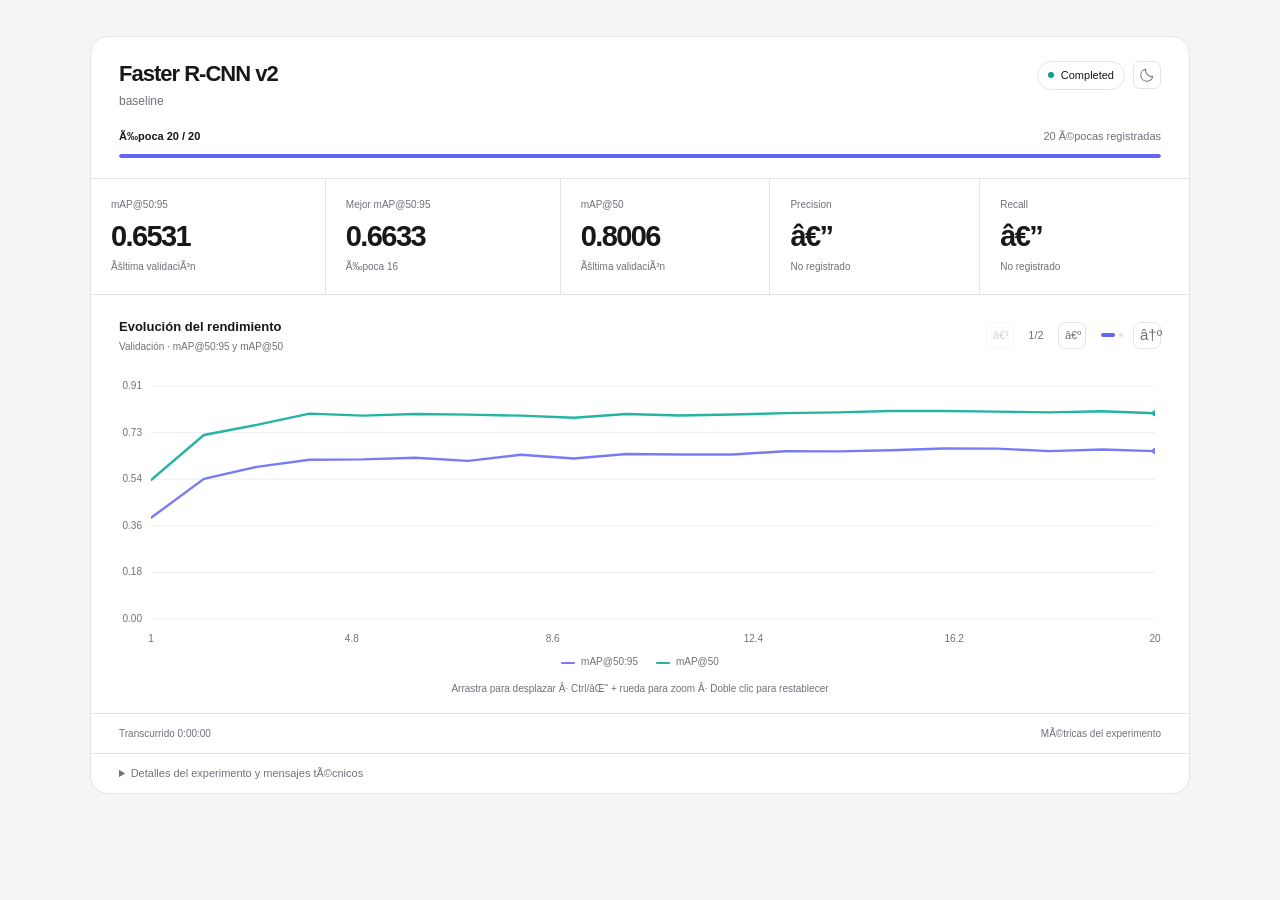
<file: results/metrics/fasterrcnn_v2/baseline/report.html>
<!doctype html><html lang="es"><meta charset="utf-8"><meta name="viewport" content="width=device-width,initial-scale=1"><title>Faster R-CNN v2 · baseline</title><style>body{margin:0;padding:24px;background:#f5f5f6}@media(prefers-color-scheme:dark){body{background:#0c0c0e}}.td{--bg:#fff;--panel:#fafafa;--text:#18181b;--muted:#71717a;--line:#e4e4e7;--accent:#6366f1;--teal:#089f91;--danger:#dc4444;font-family:Inter,-apple-system,BlinkMacSystemFont,"Segoe UI",sans-serif;color:var(--text);background:var(--bg);border:1px solid var(--line);border-radius:18px;box-sizing:border-box;max-width:1100px;margin:12px auto;overflow:hidden;font-size:13px;line-height:1.5;color-scheme:light dark}
.td *{box-sizing:border-box}.td button,.td input{font:inherit}.td button{cursor:pointer}.td [hidden]{display:none!important}
.td-top{padding:24px 28px 18px;display:flex;align-items:flex-start;justify-content:space-between;gap:20px}.td-eyebrow{font-size:10px;letter-spacing:.15em;text-transform:uppercase;color:var(--muted);font-weight:650;margin-bottom:7px}.td h2{font-size:22px;letter-spacing:-.045em;line-height:1.2;margin:0 0 5px;font-weight:620}.td-run{color:var(--muted);font-size:12px;overflow-wrap:anywhere}.td-status{display:flex;align-items:center;gap:7px;border:1px solid var(--line);border-radius:20px;padding:5px 10px;font-size:11px;white-space:nowrap}.td-dot{width:6px;height:6px;border-radius:50%;background:var(--accent)}.td[data-phase=training] .td-dot,.td[data-phase=validating] .td-dot{animation:td-pulse 1.8s ease-in-out infinite}.td[data-phase=finished] .td-dot{background:var(--teal)}.td[data-phase=error] .td-dot{background:var(--danger)}
.td-progress{padding:0 28px 20px;border-bottom:1px solid var(--line)}.td-progress-copy{display:flex;justify-content:space-between;color:var(--muted);font-size:11px;gap:12px;margin-bottom:9px;font-variant-numeric:tabular-nums}.td-progress-copy strong{color:var(--text);font-weight:550}.td-bar{height:4px;background:var(--line);border-radius:5px;overflow:hidden}.td-bar-fill{height:100%;width:0%;background:var(--accent);border-radius:5px;transition:width 320ms cubic-bezier(.2,.7,.2,1)}
.td-cards{display:grid;grid-template-columns:1.12fr 1.12fr repeat(3,1fr);gap:1px;background:var(--line);border-bottom:1px solid var(--line)}.td-card{background:var(--bg);padding:18px 20px;min-width:0;transition:background 450ms ease}.td-label{font-size:10px;color:var(--muted);margin-bottom:7px;white-space:nowrap}.td-value{font-size:29px;line-height:1.2;font-weight:550;letter-spacing:-.055em;font-variant-numeric:tabular-nums;white-space:nowrap}.td-sub{font-size:10px;min-height:17px;color:var(--muted);margin-top:5px}.td-card.record{animation:td-record 1600ms ease-out}.td-delta{color:var(--teal);margin-left:5px;font-variant-numeric:tabular-nums}
.td-chart-head{display:flex;align-items:center;justify-content:space-between;gap:12px;padding:22px 28px 0}.td-chart-title{font-size:13px;font-weight:600}.td-chart-desc{font-size:10px;color:var(--muted);margin-top:3px}.td-nav{display:flex;align-items:center;gap:10px;font-size:11px;font-variant-numeric:tabular-nums;color:var(--muted)}.td-nav button,.td-reset{border:1px solid var(--line);border-radius:7px;background:var(--bg);color:var(--muted);width:28px;height:27px;display:grid;place-items:center;transition:color 140ms,background 140ms,transform 140ms}.td-nav button:hover,.td-reset:hover{background:var(--panel);color:var(--text);transform:translateY(-1px)}.td-nav button:focus-visible,.td-reset:focus-visible{outline:2px solid var(--accent);outline-offset:3px}.td-pages{display:flex;gap:4px;align-items:center;margin-left:5px}.td-page-dot{width:4px;height:4px;background:var(--line);border-radius:5px;transition:width 300ms,background 300ms}.td-page-dot.active{width:14px;background:var(--accent)}.td-page-count{min-width:24px;text-align:center}
.td-viewport{overflow:hidden;position:relative;margin:8px 12px 0}.td-track{display:flex;transition:transform 300ms cubic-bezier(.22,.68,.25,1);align-items:stretch}.td-slide{flex:0 0 100%;min-width:0;opacity:.35;transition:opacity 300ms ease}.td-slide.active{opacity:1}.td-svg{display:block;width:100%;height:292px;touch-action:pan-y;user-select:none;overflow:visible}.td-axis{fill:var(--muted);font-size:10px;font-variant-numeric:tabular-nums}.td-grid{stroke:var(--line);stroke-width:1;opacity:.6}.td-line{fill:none;stroke-width:2.4;stroke-linecap:round;stroke-linejoin:round}.td-tip{position:absolute;pointer-events:none;max-width:250px;padding:8px 11px;background:var(--bg);border:1px solid var(--line);border-radius:9px;box-shadow:0 4px 24px #00000010;font-size:11px;white-space:pre-line;z-index:3;font-variant-numeric:tabular-nums}.td-cross{stroke:var(--muted);stroke-dasharray:3 4;opacity:.5}.td-empty{fill:var(--muted);font-size:12px}.td-legend{display:flex;gap:18px;justify-content:center;padding:0 20px 12px;color:var(--muted);font-size:10px;min-height:27px;flex-wrap:wrap}.td-swatch{display:inline-block;width:14px;height:2px;margin-right:6px;vertical-align:middle;border-radius:4px}.td-hint{font-size:10px;color:var(--muted);text-align:center;padding-bottom:17px}
.td-footer{display:flex;justify-content:space-between;align-items:center;gap:14px;padding:12px 28px;border-top:1px solid var(--line);font-size:10px;color:var(--muted);font-variant-numeric:tabular-nums}.td-footer a,.td-details a{color:var(--accent);text-decoration:none}.td-protocol{overflow-wrap:anywhere}.td-details{border-top:1px solid var(--line);padding:11px 28px;font-size:11px;color:var(--muted)}.td-details summary{cursor:pointer}.td-details pre{white-space:pre-wrap;overflow-wrap:anywhere;font:10px/1.6 ui-monospace,SFMono-Regular,monospace;max-height:160px;overflow:auto;margin-top:10px}.td-error{margin:0 28px 16px;padding:10px 14px;background:#dc444410;border:1px solid #dc444433;border-radius:8px;color:var(--danger);font-size:12px;white-space:pre-wrap;overflow-wrap:anywhere}.td-checkpoint{padding:0 28px 16px;font-size:10px;color:var(--muted);overflow-wrap:anywhere}.td-static-chart{width:100%;display:block}.td-snapshot-track{display:flex;transition:transform 300ms ease}.td-snapshot-track>section{flex:0 0 100%;width:100%;min-width:0}.td-snapshot{overflow:hidden}.td-radio{position:absolute;opacity:0;width:1px;height:1px}.td-static-controls{display:flex;justify-content:center;gap:12px;padding:8px 20px 18px;color:var(--muted);font-size:11px}.td-static-controls label{cursor:pointer;border:1px solid var(--line);padding:4px 10px;border-radius:6px}.td-static-embed{width:100%;height:650px;border:0;background:transparent}
@keyframes td-pulse{50%{opacity:.35}}@keyframes td-record{0%{background:#089f9122}100%{background:var(--bg)}}
@media(prefers-color-scheme:dark){.td:not([data-theme=light]){--bg:#141416;--panel:#1c1c1f;--text:#ededf0;--muted:#9b9ba4;--line:#2b2b30;--accent:#9294ff;--teal:#4ec7b5;--danger:#fb8181}}
[data-jp-theme-light=false] .td:not([data-theme=light]),.td[data-theme=dark]{--bg:#141416;--panel:#1c1c1f;--text:#ededf0;--muted:#9b9ba4;--line:#2b2b30;--accent:#9294ff;--teal:#4ec7b5;--danger:#fb8181}
/* la elecciÃ³n manual prevalece tambiÃ©n sobre estilos de outputs anteriores */
.td[data-theme=light],[data-jp-theme-light] .td[data-theme=light]{--bg:#fff;--panel:#fafafa;--text:#18181b;--muted:#71717a;--line:#e4e4e7;--accent:#6366f1;--teal:#089f91;--danger:#dc4444;color-scheme:light}
.td[data-theme=dark],[data-jp-theme-light] .td[data-theme=dark]{--bg:#141416;--panel:#1c1c1f;--text:#ededf0;--muted:#9b9ba4;--line:#2b2b30;--accent:#9294ff;--teal:#4ec7b5;--danger:#fb8181;color-scheme:dark}
.td-top>div:first-child{min-width:0}.td-header-actions{display:flex;align-items:center;gap:8px;flex-shrink:0}.td-theme{display:grid;place-items:center;width:28px;height:28px;padding:5px;border:1px solid var(--line);border-radius:7px;background:var(--bg);color:var(--muted);transition:background 140ms,color 140ms,transform 140ms}.td-theme:hover{background:var(--panel);color:var(--text);transform:translateY(-1px)}.td-theme:focus-visible{outline:2px solid var(--accent);outline-offset:3px}.td-theme svg{width:16px;height:16px;fill:none;stroke:currentColor;stroke-width:1.6;stroke-linecap:round;stroke-linejoin:round}
html[data-training-theme=light] body{background:#f5f5f6}html[data-training-theme=dark] body{background:#0c0c0e}
@media(max-width:620px){.td-top{padding:20px}.td-progress{padding:0 20px 18px}.td-cards{grid-template-columns:repeat(6,minmax(0,1fr))}.td-card{padding:14px;grid-column:span 2}.td-value{font-size:25px}.td-card:nth-child(1),.td-card:nth-child(2){grid-column:span 3}.td-chart-head{padding:18px 18px 0}.td-svg{height:260px}.td-footer{padding:12px 18px;flex-wrap:wrap}.td-details{padding:10px 18px}.td h2{font-size:20px}.td-nav{gap:6px}}
@media(prefers-reduced-motion:reduce){.td *{animation:none!important;transition:none!important;scroll-behavior:auto!important}}
.td-nav button:disabled{opacity:.3;cursor:default;transform:none}.td-chart-head .td-reset{font-size:15px}
</style><main id="dashboard"><noscript><style>.td{--bg:#fff;--panel:#fafafa;--text:#18181b;--muted:#71717a;--line:#e4e4e7;--accent:#6366f1;--teal:#089f91;--danger:#dc4444;font-family:Inter,-apple-system,BlinkMacSystemFont,"Segoe UI",sans-serif;color:var(--text);background:var(--bg);border:1px solid var(--line);border-radius:18px;box-sizing:border-box;max-width:1100px;margin:12px auto;overflow:hidden;font-size:13px;line-height:1.5;color-scheme:light dark}
.td *{box-sizing:border-box}.td button,.td input{font:inherit}.td button{cursor:pointer}.td [hidden]{display:none!important}
.td-top{padding:24px 28px 18px;display:flex;align-items:flex-start;justify-content:space-between;gap:20px}.td-eyebrow{font-size:10px;letter-spacing:.15em;text-transform:uppercase;color:var(--muted);font-weight:650;margin-bottom:7px}.td h2{font-size:22px;letter-spacing:-.045em;line-height:1.2;margin:0 0 5px;font-weight:620}.td-run{color:var(--muted);font-size:12px;overflow-wrap:anywhere}.td-status{display:flex;align-items:center;gap:7px;border:1px solid var(--line);border-radius:20px;padding:5px 10px;font-size:11px;white-space:nowrap}.td-dot{width:6px;height:6px;border-radius:50%;background:var(--accent)}.td[data-phase=training] .td-dot,.td[data-phase=validating] .td-dot{animation:td-pulse 1.8s ease-in-out infinite}.td[data-phase=finished] .td-dot{background:var(--teal)}.td[data-phase=error] .td-dot{background:var(--danger)}
.td-progress{padding:0 28px 20px;border-bottom:1px solid var(--line)}.td-progress-copy{display:flex;justify-content:space-between;color:var(--muted);font-size:11px;gap:12px;margin-bottom:9px;font-variant-numeric:tabular-nums}.td-progress-copy strong{color:var(--text);font-weight:550}.td-bar{height:4px;background:var(--line);border-radius:5px;overflow:hidden}.td-bar-fill{height:100%;width:0%;background:var(--accent);border-radius:5px;transition:width 320ms cubic-bezier(.2,.7,.2,1)}
.td-cards{display:grid;grid-template-columns:1.12fr 1.12fr repeat(3,1fr);gap:1px;background:var(--line);border-bottom:1px solid var(--line)}.td-card{background:var(--bg);padding:18px 20px;min-width:0;transition:background 450ms ease}.td-label{font-size:10px;color:var(--muted);margin-bottom:7px;white-space:nowrap}.td-value{font-size:29px;line-height:1.2;font-weight:550;letter-spacing:-.055em;font-variant-numeric:tabular-nums;white-space:nowrap}.td-sub{font-size:10px;min-height:17px;color:var(--muted);margin-top:5px}.td-card.record{animation:td-record 1600ms ease-out}.td-delta{color:var(--teal);margin-left:5px;font-variant-numeric:tabular-nums}
.td-chart-head{display:flex;align-items:center;justify-content:space-between;gap:12px;padding:22px 28px 0}.td-chart-title{font-size:13px;font-weight:600}.td-chart-desc{font-size:10px;color:var(--muted);margin-top:3px}.td-nav{display:flex;align-items:center;gap:10px;font-size:11px;font-variant-numeric:tabular-nums;color:var(--muted)}.td-nav button,.td-reset{border:1px solid var(--line);border-radius:7px;background:var(--bg);color:var(--muted);width:28px;height:27px;display:grid;place-items:center;transition:color 140ms,background 140ms,transform 140ms}.td-nav button:hover,.td-reset:hover{background:var(--panel);color:var(--text);transform:translateY(-1px)}.td-nav button:focus-visible,.td-reset:focus-visible{outline:2px solid var(--accent);outline-offset:3px}.td-pages{display:flex;gap:4px;align-items:center;margin-left:5px}.td-page-dot{width:4px;height:4px;background:var(--line);border-radius:5px;transition:width 300ms,background 300ms}.td-page-dot.active{width:14px;background:var(--accent)}.td-page-count{min-width:24px;text-align:center}
.td-viewport{overflow:hidden;position:relative;margin:8px 12px 0}.td-track{display:flex;transition:transform 300ms cubic-bezier(.22,.68,.25,1);align-items:stretch}.td-slide{flex:0 0 100%;min-width:0;opacity:.35;transition:opacity 300ms ease}.td-slide.active{opacity:1}.td-svg{display:block;width:100%;height:292px;touch-action:pan-y;user-select:none;overflow:visible}.td-axis{fill:var(--muted);font-size:10px;font-variant-numeric:tabular-nums}.td-grid{stroke:var(--line);stroke-width:1;opacity:.6}.td-line{fill:none;stroke-width:2.4;stroke-linecap:round;stroke-linejoin:round}.td-tip{position:absolute;pointer-events:none;max-width:250px;padding:8px 11px;background:var(--bg);border:1px solid var(--line);border-radius:9px;box-shadow:0 4px 24px #00000010;font-size:11px;white-space:pre-line;z-index:3;font-variant-numeric:tabular-nums}.td-cross{stroke:var(--muted);stroke-dasharray:3 4;opacity:.5}.td-empty{fill:var(--muted);font-size:12px}.td-legend{display:flex;gap:18px;justify-content:center;padding:0 20px 12px;color:var(--muted);font-size:10px;min-height:27px;flex-wrap:wrap}.td-swatch{display:inline-block;width:14px;height:2px;margin-right:6px;vertical-align:middle;border-radius:4px}.td-hint{font-size:10px;color:var(--muted);text-align:center;padding-bottom:17px}
.td-footer{display:flex;justify-content:space-between;align-items:center;gap:14px;padding:12px 28px;border-top:1px solid var(--line);font-size:10px;color:var(--muted);font-variant-numeric:tabular-nums}.td-footer a,.td-details a{color:var(--accent);text-decoration:none}.td-protocol{overflow-wrap:anywhere}.td-details{border-top:1px solid var(--line);padding:11px 28px;font-size:11px;color:var(--muted)}.td-details summary{cursor:pointer}.td-details pre{white-space:pre-wrap;overflow-wrap:anywhere;font:10px/1.6 ui-monospace,SFMono-Regular,monospace;max-height:160px;overflow:auto;margin-top:10px}.td-error{margin:0 28px 16px;padding:10px 14px;background:#dc444410;border:1px solid #dc444433;border-radius:8px;color:var(--danger);font-size:12px;white-space:pre-wrap;overflow-wrap:anywhere}.td-checkpoint{padding:0 28px 16px;font-size:10px;color:var(--muted);overflow-wrap:anywhere}.td-static-chart{width:100%;display:block}.td-snapshot-track{display:flex;transition:transform 300ms ease}.td-snapshot-track>section{flex:0 0 100%;width:100%;min-width:0}.td-snapshot{overflow:hidden}.td-radio{position:absolute;opacity:0;width:1px;height:1px}.td-static-controls{display:flex;justify-content:center;gap:12px;padding:8px 20px 18px;color:var(--muted);font-size:11px}.td-static-controls label{cursor:pointer;border:1px solid var(--line);padding:4px 10px;border-radius:6px}.td-static-embed{width:100%;height:650px;border:0;background:transparent}
@keyframes td-pulse{50%{opacity:.35}}@keyframes td-record{0%{background:#089f9122}100%{background:var(--bg)}}
@media(prefers-color-scheme:dark){.td:not([data-theme=light]){--bg:#141416;--panel:#1c1c1f;--text:#ededf0;--muted:#9b9ba4;--line:#2b2b30;--accent:#9294ff;--teal:#4ec7b5;--danger:#fb8181}}
[data-jp-theme-light=false] .td:not([data-theme=light]),.td[data-theme=dark]{--bg:#141416;--panel:#1c1c1f;--text:#ededf0;--muted:#9b9ba4;--line:#2b2b30;--accent:#9294ff;--teal:#4ec7b5;--danger:#fb8181}
/* la elecciÃ³n manual prevalece tambiÃ©n sobre estilos de outputs anteriores */
.td[data-theme=light],[data-jp-theme-light] .td[data-theme=light]{--bg:#fff;--panel:#fafafa;--text:#18181b;--muted:#71717a;--line:#e4e4e7;--accent:#6366f1;--teal:#089f91;--danger:#dc4444;color-scheme:light}
.td[data-theme=dark],[data-jp-theme-light] .td[data-theme=dark]{--bg:#141416;--panel:#1c1c1f;--text:#ededf0;--muted:#9b9ba4;--line:#2b2b30;--accent:#9294ff;--teal:#4ec7b5;--danger:#fb8181;color-scheme:dark}
.td-top>div:first-child{min-width:0}.td-header-actions{display:flex;align-items:center;gap:8px;flex-shrink:0}.td-theme{display:grid;place-items:center;width:28px;height:28px;padding:5px;border:1px solid var(--line);border-radius:7px;background:var(--bg);color:var(--muted);transition:background 140ms,color 140ms,transform 140ms}.td-theme:hover{background:var(--panel);color:var(--text);transform:translateY(-1px)}.td-theme:focus-visible{outline:2px solid var(--accent);outline-offset:3px}.td-theme svg{width:16px;height:16px;fill:none;stroke:currentColor;stroke-width:1.6;stroke-linecap:round;stroke-linejoin:round}
html[data-training-theme=light] body{background:#f5f5f6}html[data-training-theme=dark] body{background:#0c0c0e}
@media(max-width:620px){.td-top{padding:20px}.td-progress{padding:0 20px 18px}.td-cards{grid-template-columns:repeat(6,minmax(0,1fr))}.td-card{padding:14px;grid-column:span 2}.td-value{font-size:25px}.td-card:nth-child(1),.td-card:nth-child(2){grid-column:span 3}.td-chart-head{padding:18px 18px 0}.td-svg{height:260px}.td-footer{padding:12px 18px;flex-wrap:wrap}.td-details{padding:10px 18px}.td h2{font-size:20px}.td-nav{gap:6px}}
@media(prefers-reduced-motion:reduce){.td *{animation:none!important;transition:none!important;scroll-behavior:auto!important}}
.td-nav button:disabled{opacity:.3;cursor:default;transform:none}.td-chart-head .td-reset{font-size:15px}
#snapshot-789b065890d14a33a01883190623f5be-0:checked~.td-snapshot .td-snapshot-track{transform:translateX(-0%)}#snapshot-789b065890d14a33a01883190623f5be-1:checked~.td-snapshot .td-snapshot-track{transform:translateX(-100%)}</style><article class="td" data-phase="finished"><header class="td-top"><div><h2>Faster R-CNN v2</h2><div class="td-run">baseline</div></div><div class="td-status">Completed</div></header><div class="td-progress"><div class="td-progress-copy"><strong>Época 20 / 20</strong><span>20 validaciones guardadas</span></div><div class="td-bar"><div class="td-bar-fill" style="width:100%"></div></div></div><section class="td-cards"><div class="td-card"><div class="td-label">mAP@50:95</div><div class="td-value">0.6531</div><div class="td-sub">Última validación</div></div><div class="td-card"><div class="td-label">Mejor mAP@50:95</div><div class="td-value">0.6633</div><div class="td-sub">Época 16</div></div><div class="td-card"><div class="td-label">mAP@50</div><div class="td-value">0.8006</div><div class="td-sub">Última validación</div></div><div class="td-card"><div class="td-label">Precision</div><div class="td-value">—</div><div class="td-sub">No registrado</div></div><div class="td-card"><div class="td-label">Recall</div><div class="td-value">—</div><div class="td-sub">No registrado</div></div></section><input class="td-radio" aria-label="Evolución del rendimiento" type="radio" name="snapshot-789b065890d14a33a01883190623f5be" id="snapshot-789b065890d14a33a01883190623f5be-0" checked><input class="td-radio" aria-label="Evolución de pérdidas" type="radio" name="snapshot-789b065890d14a33a01883190623f5be" id="snapshot-789b065890d14a33a01883190623f5be-1" ><div class="td-snapshot"><div class="td-snapshot-track"><section><div class="td-chart-head"><div class="td-chart-title">Evolución del rendimiento</div><span class="td-nav">1/2</span></div><img class="td-static-chart" alt="Evolución del rendimiento" src="[data-uri]"></section><section><div class="td-chart-head"><div class="td-chart-title">Evolución de pérdidas</div><span class="td-nav">2/2</span></div><img class="td-static-chart" alt="Evolución de pérdidas" src="[data-uri]"></section></div></div><nav class="td-static-controls" aria-label="Gráficas guardadas"><label for="snapshot-789b065890d14a33a01883190623f5be-0">Evolución del rendimiento</label><label for="snapshot-789b065890d14a33a01883190623f5be-1">Evolución de pérdidas</label></nav><footer class="td-footer"><span>Transcurrido 0:00:00</span><span>Métricas guardadas</span></footer><details class="td-details"><summary>Detalles del experimento y mensajes técnicos</summary><pre>{
  &quot;evaluation&quot;: {},
  &quot;config&quot;: {
    &quot;data_dir&quot;: &quot;data/preprocessed/parasites-1s07h-dedup&quot;,
    &quot;epochs&quot;: 20,
    &quot;batch_size&quot;: 2,
    &quot;learning_rate&quot;: 0.0025,
    &quot;start_factor&quot;: 0.001,
    &quot;end_factor&quot;: 1.0,
    &quot;warmup_batches&quot;: 1000,
    &quot;momentum&quot;: 0.9,
    &quot;weight_decay&quot;: 0.0005,
    &quot;image_size&quot;: 640,
    &quot;patience&quot;: 10,
    &quot;num_workers&quot;: 0,
    &quot;seed&quot;: 42,
    &quot;amp&quot;: true,
    &quot;device&quot;: &quot;cuda&quot;,
    &quot;run_name&quot;: &quot;baseline&quot;
  }
}
</pre></details></article></noscript></main><script id="training-data" type="application/json">{"version": 1, "model_name": "Faster R-CNN v2", "run_name": "baseline", "mode": "report", "phase": "finished", "phase_label": "Preparando", "epoch": 20, "total_epochs": 20, "batch": 0, "batches": 0, "history": [{"epoch": 1, "train_loss": 0.5609734599351471, "val_loss": 0.2511463455717873, "map": 0.3934834180038345, "map50": 0.5403685874964482, "lr": 0.002499999999999996}, {"epoch": 2, "train_loss": 0.24430227290600898, "val_loss": 0.19964628466577442, "map": 0.5451721819795506, "map50": 0.7157749934983088, "lr": 0.0024846104257439184}, {"epoch": 3, "train_loss": 0.18904064571893484, "val_loss": 0.16575732675415497, "map": 0.5918283495875938, "map50": 0.7548693735015171, "lr": 0.0024388206453689384}, {"epoch": 4, "train_loss": 0.15387386795525826, "val_loss": 0.16590267937216494, "map": 0.619379169695522, "map50": 0.7989932908157005, "lr": 0.002363758155235456}, {"epoch": 5, "train_loss": 0.1287777626079496, "val_loss": 0.15759413542777853, "map": 0.6210048180027581, "map50": 0.7912953338791627, "lr": 0.002261271242968681}, {"epoch": 6, "train_loss": 0.1079321534586797, "val_loss": 0.1566791687919586, "map": 0.6272014547350141, "map50": 0.7973371668770532, "lr": 0.002133883476483181}, {"epoch": 7, "train_loss": 0.09415686375015964, "val_loss": 0.17447141085371928, "map": 0.615172347077958, "map50": 0.7951622173091178, "lr": 0.0019847315653655885}, {"epoch": 8, "train_loss": 0.0816653976892483, "val_loss": 0.15994898733441476, "map": 0.6390994172446978, "map50": 0.7910436746987362, "lr": 0.0018174881246744309}, {"epoch": 9, "train_loss": 0.07324422754521043, "val_loss": 0.16107675640119445, "map": 0.6241178155357685, "map50": 0.7831779415383088, "lr": 0.001636271242968682}, {"epoch": 10, "train_loss": 0.0652241559959755, "val_loss": 0.15546334060598854, "map": 0.6419251538485469, "map50": 0.7977501681171321, "lr": 0.0014455430813002867}, {"epoch": 11, "train_loss": 0.059246831803561696, "val_loss": 0.16652516013494245, "map": 0.6401788844696302, "map50": 0.7918277212906563, "lr": 0.0012499999999999983}, {"epoch": 12, "train_loss": 0.05470384661162944, "val_loss": 0.16388930480375333, "map": 0.6399071457055053, "map50": 0.7952579092261807, "lr": 0.0010544569186997103}, {"epoch": 13, "train_loss": 0.050065038490892486, "val_loss": 0.16460528828341653, "map": 0.6524623659104742, "map50": 0.8009830851868628, "lr": 0.0008637287570313146}, {"epoch": 14, "train_loss": 0.04584654849279987, "val_loss": 0.1634263227848957, "map": 0.6522646285060503, "map50": 0.8038446566002282, "lr": 0.0006825118753255656}, {"epoch": 15, "train_loss": 0.04212429621522291, "val_loss": 0.16174419200979173, "map": 0.6567425447110343, "map50": 0.8091641580173744, "lr": 0.000515268434634408}, {"epoch": 16, "train_loss": 0.04040432313540773, "val_loss": 0.16271899654357522, "map": 0.6633137432636818, "map50": 0.8092917731299019, "lr": 0.0003661165235168152}, {"epoch": 17, "train_loss": 0.03961234379862154, "val_loss": 0.16471353459551377, "map": 0.66267197096137, "map50": 0.806719838544468, "lr": 0.0002387287570313155}, {"epoch": 18, "train_loss": 0.03847423746026988, "val_loss": 0.16829989521971178, "map": 0.6531742345063092, "map50": 0.8036507181658796, "lr": 0.00013624184476454008}, {"epoch": 19, "train_loss": 0.037130072498967506, "val_loss": 0.16211415442672591, "map": 0.6591099674151065, "map50": 0.8080778244345733, "lr": 6.1179354631058e-05}, {"epoch": 20, "train_loss": 0.03705960332009047, "val_loss": 0.16848931079557924, "map": 0.6531399655514958, "map50": 0.8005839139659363, "lr": 1.5389574256077906e-05}], "best": {"map": 0.6633137432636818, "epoch": 16}, "elapsed_seconds": 0.0, "eta_seconds": null, "evaluation": {}, "metric_sources": {}, "config": {"data_dir": "data/preprocessed/parasites-1s07h-dedup", "epochs": 20, "batch_size": 2, "learning_rate": 0.0025, "start_factor": 0.001, "end_factor": 1.0, "warmup_batches": 1000, "momentum": 0.9, "weight_decay": 0.0005, "image_size": 640, "patience": 10, "num_workers": 0, "seed": 42, "amp": true, "device": "cuda", "run_name": "baseline"}, "views": [{"id": "performance", "title": "Evolución del rendimiento", "description": "Validación · mAP@50:95 y mAP@50", "series": [{"key": "map", "label": "mAP@50:95", "color": "#777cf4"}, {"key": "map50", "label": "mAP@50", "color": "#25b4a4"}]}, {"id": "loss", "title": "Evolución de pérdidas", "description": "Las pérdidas pertenecen a este experimento y a su definición de loss", "series": [{"key": "train_loss", "label": "Train loss", "color": "#777cf4"}, {"key": "val_loss", "label": "Validation loss", "color": "#e9a15f"}]}], "logs": [], "checkpoint": null, "outcome": "completed", "error": null}</script><script type="module">// el mismo frontend sirve para anywidget y para el informe sin recursos externos
const SVG="http://www.w3.org/2000/svg";
const finite=v=>typeof v==="number"&&Number.isFinite(v);
const lerp=(a,b,t)=>a+(b-a)*t;
const ease=t=>1-Math.pow(1-t,3);
const clock=s=>!finite(s)?"â€”":[Math.floor(s/3600),Math.floor(s/60)%60,Math.floor(s)%60].map((v,i)=>i?String(v).padStart(2,"0"):String(v)).join(":");
const number=v=>finite(v)?v.toFixed(4):"â€”";
const node=(name,attrs={})=>{const n=document.createElementNS(SVG,name);Object.entries(attrs).forEach(([k,v])=>n.setAttribute(k,v));return n;};

class Chart {
 constructor(host,view,reduced){
  // los nodos svg se crean una vez y el carrusel solo mueve sus contenedores
  this.host=host;this.view=view;this.reduced=reduced;this.history=[];this.visible=[];this.userDomain=null;
  this.svg=node("svg",{class:"td-svg",role:"img","aria-label":view.title});
  this.grid=node("g");this.lines=node("g");this.svg.append(this.grid,this.lines);
  const id="clip-"+Math.random().toString(36).slice(2);
  this.clip=node("clipPath",{id});this.clipRect=node("rect");this.clip.append(this.clipRect);
  const defs=node("defs");defs.append(this.clip);this.svg.prepend(defs);this.lines.setAttribute("clip-path","url(#"+id+")");
  this.ticks=Array.from({length:6},()=>{const x=node("text",{class:"td-axis","text-anchor":"middle"}),y=node("text",{class:"td-axis","text-anchor":"end"}),line=node("line",{class:"td-grid"});this.grid.append(line,x,y);return{x,y,line};});
  this.paths=view.series.map(s=>{const p=node("path",{class:"td-line",stroke:s.color}),dot=node("circle",{r:3,fill:s.color});this.lines.append(p,dot);return{p,dot};});
  this.empty=node("text",{class:"td-empty","text-anchor":"middle"});this.empty.textContent="Las curvas aparecerÃ¡n despuÃ©s de la validaciÃ³n";this.svg.append(this.empty);
  this.cross=node("line",{class:"td-cross",visibility:"hidden"});this.svg.append(this.cross);
  this.tip=document.createElement("div");this.tip.className="td-tip";this.tip.hidden=true;
  this.legend=document.createElement("div");this.legend.className="td-legend";
  view.series.forEach(s=>{const item=document.createElement("span"),swatch=document.createElement("i");swatch.className="td-swatch";swatch.style.background=s.color;item.append(swatch,document.createTextNode(s.label));this.legend.append(item);});
  host.append(this.svg,this.tip,this.legend);this.listeners=[];
  const listen=(event,fn,options)=>{this.svg.addEventListener(event,fn,options);this.listeners.push([event,fn,options]);};
  listen("wheel",e=>{if(!e.ctrlKey&&!e.metaKey)return;e.preventDefault();const d=this.currentDomain||this.domain(),r=this.svg.getBoundingClientRect(),x=Math.max(0,Math.min(1,(e.clientX-r.left-48)/(r.width-70))),factor=Math.exp(Math.sign(e.deltaY)*.18),center=lerp(d[0],d[1],x),span=Math.max(.5,(d[1]-d[0])*factor);this.userDomain=[center-span*x,center+span*(1-x),d[2],d[3]];cancelAnimationFrame(this.raf);this.currentDomain=this.userDomain.slice();this.draw();},{passive:false});
  listen("dblclick",()=>this.reset());
  listen("pointerdown",e=>{if(e.button!==0)return;this.drag={x:e.clientX,domain:(this.currentDomain||this.domain()).slice()};this.svg.setPointerCapture(e.pointerId);});
  listen("pointerup",()=>{this.drag=null;});listen("pointercancel",()=>{this.drag=null;});
  listen("pointermove",e=>{if(this.drag){const shift=(e.clientX-this.drag.x)/(this.width-70)*(this.drag.domain[1]-this.drag.domain[0]);this.userDomain=[this.drag.domain[0]-shift,this.drag.domain[1]-shift,...this.drag.domain.slice(2)];this.currentDomain=this.userDomain.slice();cancelAnimationFrame(this.raf);this.draw();}else this.hover(e);});
  listen("pointerleave",()=>{this.tip.hidden=true;this.cross.setAttribute("visibility","hidden");});
  this.resize=new ResizeObserver(()=>this.draw());this.resize.observe(host);
 }
 domain(){
  const values=this.view.series.flatMap(s=>this.history.map(r=>r[s.key]).filter(finite)),max=Math.max(0,...values),min=Math.min(0,...values);
  return[1,Math.max(2,...this.history.map(r=>r.epoch||1)),min,max>min?max*1.12:1];
 }
 update(history,animate=true){
  // history conserva los valores reales y visible contiene Ãºnicamente la interpolaciÃ³n visual
  this.history=history;
  const target=this.view.series.map(s=>history.map(r=>finite(r[s.key])?{id:r.epoch,x:r.epoch,y:r[s.key]}:null));
  const from=this.visible,startDomain=this.currentDomain||this.domain(),endDomain=this.userDomain||this.domain();
  cancelAnimationFrame(this.raf);
  // una actualizaciÃ³n nueva parte del dibujo actual y cancela cualquier transiciÃ³n anterior
  const duration=animate&&!this.reduced&&from.length?500:0,start=performance.now();
  const frame=now=>{
   const t=duration?Math.min(1,(now-start)/duration):1,k=ease(t);
   this.currentDomain=endDomain.map((v,i)=>lerp(startDomain[i],v,k));
   this.visible=target.map((points,i)=>{const old=new Map((from[i]||[]).filter(Boolean).map(p=>[p.id,p]));let previous=null;return points.map(p=>{if(!p)return null;const a=old.get(p.id)||previous||p;previous=old.get(p.id)||p;return{id:p.id,x:lerp(a.x,p.x,k),y:lerp(a.y,p.y,k)};});});
   this.draw();if(t<1)this.raf=requestAnimationFrame(frame);
  };
  this.raf=requestAnimationFrame(frame);
 }
 reset(){this.userDomain=null;this.update(this.history,false);}
 draw(){
  this.width=this.host.getBoundingClientRect().width||800;
  const w=this.width,h=w<590?260:292,l=48,r=22,t=24,b=35,d=this.currentDomain||this.domain();
  this.svg.setAttribute("viewBox",`0 0 ${w} ${h}`);
  const X=x=>l+(x-d[0])/(d[1]-d[0]||1)*(w-l-r),Y=y=>h-b-(y-d[2])/(d[3]-d[2]||1)*(h-t-b);
  this.clipRect.setAttribute("x",l);this.clipRect.setAttribute("y",t);this.clipRect.setAttribute("width",Math.max(1,w-l-r));this.clipRect.setAttribute("height",h-t-b);
  this.ticks.forEach(({x,y,line},i)=>{const xv=lerp(d[0],d[1],i/5),yv=lerp(d[2],d[3],i/5);x.setAttribute("x",X(xv));x.setAttribute("y",h-12);x.textContent=Number(xv.toFixed(1));y.setAttribute("x",l-9);y.setAttribute("y",Y(yv)+3);y.textContent=yv.toFixed(d[3]<=1?2:1);line.setAttribute("x1",l);line.setAttribute("x2",w-r);line.setAttribute("y1",Y(yv));line.setAttribute("y2",Y(yv));});
  this.paths.forEach(({p,dot},i)=>{let path="",active=false,last=null;(this.visible[i]||[]).forEach(point=>{if(!point){active=false;return;}path+=(active?"L":"M")+X(point.x).toFixed(2)+","+Y(point.y).toFixed(2)+" ";active=true;last=point;});p.setAttribute("d",path);dot.setAttribute("visibility",last?"visible":"hidden");if(last){dot.setAttribute("cx",X(last.x));dot.setAttribute("cy",Y(last.y));}});
  this.empty.setAttribute("x",w/2);this.empty.setAttribute("y",h/2);this.empty.setAttribute("visibility",this.visible.some(s=>s.some(Boolean))?"hidden":"visible");
  this.cross.setAttribute("y1",t);this.cross.setAttribute("y2",h-b);
 }
 hover(e){
  if(!this.history.length)return;
  const rect=this.svg.getBoundingClientRect(),d=this.currentDomain||this.domain(),x=e.clientX-rect.left,epoch=d[0]+(x-48)/(this.width-70)*(d[1]-d[0]);
  const row=this.history.reduce((a,b)=>Math.abs(a.epoch-epoch)<Math.abs(b.epoch-epoch)?a:b);
  this.tip.textContent="Ã‰poca "+row.epoch+"\n"+this.view.series.map(s=>s.label+": "+number(row[s.key])).join("\n");
  this.tip.style.left=Math.max(0,Math.min(this.width-205,x+12))+"px";this.tip.style.top="38px";this.tip.hidden=false;
  const px=48+(row.epoch-d[0])/(d[1]-d[0]||1)*(this.width-70);this.cross.setAttribute("x1",px);this.cross.setAttribute("x2",px);this.cross.setAttribute("visibility","visible");
 }
 destroy(){cancelAnimationFrame(this.raf);this.resize.disconnect();this.listeners.forEach(([event,fn,opts])=>this.svg.removeEventListener(event,fn,opts));}
}

export function mount(host,initial,options={}){
 const root=document.createElement("div");root.className="td";root.tabIndex=0;
 root.innerHTML=`<header class="td-top"><div><h2 data-model></h2><div class="td-run" data-run></div></div><div class="td-header-actions"><div class="td-status"><span class="td-dot"></span><span data-status></span></div><button class="td-theme" type="button"></button></div></header>
 <section class="td-progress"><div class="td-progress-copy"><strong data-epoch></strong><span data-batches></span></div><div class="td-bar" role="progressbar" aria-label="Progreso de la fase" aria-valuemin="0" aria-valuemax="100"><div class="td-bar-fill"></div></div></section>
 <div class="td-error" hidden></div><section class="td-cards"></section>
 <div class="td-chart-head"><div><div class="td-chart-title"></div><div class="td-chart-desc"></div></div><nav class="td-nav" aria-label="GrÃ¡ficas"><button data-prev aria-label="GrÃ¡fica anterior">â€¹</button><span class="td-page-count"></span><button data-next aria-label="GrÃ¡fica siguiente">â€º</button><span class="td-pages"></span><button class="td-reset" aria-label="Restablecer zoom" title="Restablecer zoom">â†º</button></nav></div>
 <div class="td-viewport"><div class="td-track"></div></div><div class="td-hint">Arrastra para desplazar Â· Ctrl/âŒ˜ + rueda para zoom Â· Doble clic para restablecer</div>
 <div class="td-checkpoint" hidden></div><footer class="td-footer"><span data-time></span><span class="td-protocol"></span></footer><details class="td-details"><summary>Detalles del experimento y mensajes tÃ©cnicos</summary><pre></pre></details>`;
 host.append(root);
 const $=s=>root.querySelector(s),reduced=matchMedia("(prefers-reduced-motion: reduce)");
 // la elecciÃ³n visual se guarda en el navegador y no cambia los datos del experimento
 const themeKey="parasite-training-dashboard-theme",themeButton=$(".td-theme");
 let savedTheme;
 try{savedTheme=localStorage.getItem(themeKey);}catch{}
 const notebookTheme=host.closest("[data-jp-theme-light]")?.getAttribute("data-jp-theme-light");
 const defaultTheme=notebookTheme!==undefined?(notebookTheme==="false"?"dark":"light"):(matchMedia("(prefers-color-scheme: dark)").matches?"dark":"light");
 function setTheme(theme){
  root.dataset.theme=theme;
  if(options.pageTheme)document.documentElement.dataset.trainingTheme=theme;
  const label=theme==="dark"?"Cambiar a modo claro":"Cambiar a modo oscuro";
  themeButton.setAttribute("aria-label",label);themeButton.setAttribute("title",label);
  themeButton.setAttribute("aria-pressed",String(theme==="dark"));
  themeButton.innerHTML=theme==="dark"?'<svg viewBox="0 0 24 24" aria-hidden="true"><circle cx="12" cy="12" r="4"/><path d="M12 2v2m0 16v2M2 12h2m16 0h2M5 5l1.5 1.5m11 11L19 19M5 19l1.5-1.5m11-11L19 5"/></svg>':'<svg viewBox="0 0 24 24" aria-hidden="true"><path d="M20.5 14A9 9 0 0 1 10 3.5 9 9 0 1 0 20.5 14Z"/></svg>';
 }
 setTheme(savedTheme==="light"||savedTheme==="dark"?savedTheme:defaultTheme);
 themeButton.onclick=()=>{setTheme(root.dataset.theme==="dark"?"light":"dark");try{localStorage.setItem(themeKey,root.dataset.theme);}catch{}};
 let state={},selected=0,tickBase=performance.now(),elapsedBase=0,charts=[],views=[],disposed=false,interval=null;
 const cards=new Map();
 [["map","mAP@50:95"],["best","Mejor mAP@50:95"],["map50","mAP@50"],["precision","Precision"],["recall","Recall"]].forEach(([key,label])=>{const c=document.createElement("div");c.className="td-card";c.innerHTML='<div class="td-label"></div><div class="td-value">â€”</div><div class="td-sub"></div>';c.querySelector(".td-label").textContent=label;$(".td-cards").append(c);cards.set(key,{el:c,value:c.querySelector(".td-value"),sub:c.querySelector(".td-sub"),shown:null,raf:0});});
 function animateCard(key,value){
  // interpolamos la cifra mostrada sin escribir resultados animados en el historial
  const card=cards.get(key);cancelAnimationFrame(card.raf);
  if(!finite(value)){card.value.textContent="â€”";card.shown=null;return;}
  const from=finite(card.shown)?card.shown:value,start=performance.now(),duration=reduced.matches||state.mode==="report"?0:400;
  const frame=now=>{if(disposed)return;const t=duration?Math.min(1,(now-start)/duration):1;card.shown=lerp(from,value,ease(t));card.value.textContent=number(card.shown);if(t<1)card.raf=requestAnimationFrame(frame);};
  card.raf=requestAnimationFrame(frame);
 }
 function navigate(index){
  selected=Math.max(0,Math.min(views.length-1,index));$(".td-track").style.transform="translateX("+(-selected*100)+"%)";
  $(".td-chart-title").textContent=views[selected]?.title||"";$(".td-chart-desc").textContent=views[selected]?.description||"";
  $(".td-page-count").textContent=(selected+1)+"/"+views.length;$("[data-prev]").disabled=selected===0;$("[data-next]").disabled=selected===views.length-1;
  charts.forEach((chart,i)=>{chart.host.classList.toggle("active",i===selected);chart.host.setAttribute("aria-hidden",i!==selected?"true":"false");});
  [...$(".td-pages").children].forEach((dot,i)=>dot.classList.toggle("active",i===selected));options.onSelect?.(selected);
 }
 $("[data-prev]").onclick=()=>navigate(selected-1);$("[data-next]").onclick=()=>navigate(selected+1);$(".td-reset").onclick=()=>charts[selected]?.reset();
 const keyboard=e=>{if(e.key==="ArrowLeft"||e.key==="ArrowRight"){e.preventDefault();e.stopPropagation();navigate(selected+(e.key==="ArrowLeft"?-1:1));}};root.addEventListener("keydown",keyboard);
 function timer(){
  const active=["preparing","training","validating"].includes(state.phase),elapsed=elapsedBase+(active?(performance.now()-tickBase)/1000:0);
  $("[data-time]").textContent="Transcurrido "+clock(elapsed)+(active&&finite(state.eta_seconds)?" Â· Restante ~"+clock(Math.max(0,state.eta_seconds-(elapsed-elapsedBase))):"");
 }
 function update(packet){
  const next=packet.state||packet,previousBest=state.best?.map;
  state={...state,...next};tickBase=performance.now();elapsedBase=state.elapsed_seconds||0;
  if(state.mode==="report"&&interval){clearInterval(interval);interval=null;}
  root.dataset.phase=state.phase;
  $("[data-model]").textContent=state.model_name||"Entrenamiento";$("[data-run]").textContent=state.run_name||"";
  const statuses={preparing:"Preparando",training:"Entrenando",validating:"Validando",finished:state.outcome==="early_stopped"?"Early stopped":"Completed",error:"Error",unknown:"Historial guardado"};
  $("[data-status]").textContent=statuses[state.phase]||state.phase;
  $("[data-epoch]").textContent="Ã‰poca "+(state.epoch||0)+" / "+(state.total_epochs||"â€”");
  $("[data-batches]").textContent=state.phase==="finished"?(state.epoch||0)+" Ã©pocas registradas":(state.phase_label||"")+(state.batches?" Â· lote "+(state.batch||0)+" / "+state.batches:"");
  const fraction=state.phase==="finished"?1:(state.batches?Math.min(1,(state.batch||0)/state.batches):0);
  $(".td-bar-fill").style.width=(fraction*100)+"%";$('[role="progressbar"]').setAttribute("aria-valuenow",String(Math.round(fraction*100)));
  $(".td-error").hidden=!state.error;$(".td-error").textContent=state.error||"";
  const row=(state.history||[]).at(-1)||{};
  if(next.history||next.best){
   ["map","map50","precision","recall"].forEach(k=>{animateCard(k,row[k]);cards.get(k).sub.textContent=state.metric_sources?.[k]||(finite(row[k])?"Ãšltima validaciÃ³n":"No registrado");});
   animateCard("best",state.best?.map);cards.get("best").sub.textContent=state.best?.epoch?"Ã‰poca "+state.best.epoch:"Sin validaciones";
   if(state.mode!=="report"&&finite(previousBest)&&finite(state.best?.map)&&state.best.map>previousBest){const c=cards.get("best");clearTimeout(c.flashTimer);c.el.classList.remove("record");void c.el.offsetWidth;c.el.classList.add("record");const span=document.createElement("span");span.className="td-delta";span.textContent="â†‘ +"+(state.best.map-previousBest).toFixed(4);c.sub.append(span);c.flashTimer=setTimeout(()=>{span.remove();c.el.classList.remove("record");},2000);}
  }
  if(next.views){
   views=next.views;
   views.slice(charts.length).forEach(view=>{const slide=document.createElement("section");slide.className="td-slide";$(".td-track").append(slide);charts.push(new Chart(slide,view,reduced.matches));const dot=document.createElement("i");dot.className="td-page-dot";$(".td-pages").append(dot);});
   navigate(selected);
  }
  if(next.history){charts.forEach(c=>c.update(state.history,packet.kind!=="restore"&&state.mode!=="report"));root.dataset.points=String(state.history.length);}
  $(".td-protocol").textContent=state.evaluation?.label||"MÃ©tricas del experimento";
  $(".td-details pre").textContent=JSON.stringify({evaluation:state.evaluation||{},config:state.config||{}},null,2)+(state.logs?.length?"\n\n"+state.logs.join("\n"):"");
  $(".td-checkpoint").hidden=!state.checkpoint;$(".td-checkpoint").textContent=state.checkpoint?"Mejor checkpoint Â· "+state.checkpoint:"";
  timer();
 }
 update({kind:"restore",state:initial});
 if(initial.mode!=="report")interval=setInterval(timer,1000);
 const cleanup=()=>{disposed=true;clearInterval(interval);root.removeEventListener("keydown",keyboard);charts.forEach(c=>c.destroy());cards.forEach(c=>{cancelAnimationFrame(c.raf);clearTimeout(c.flashTimer);});root.remove();};
 return{update,cleanup,get selected(){return selected;},root};
}

function render({model,el}){
 const app=mount(el,model.get("snapshot"),{onSelect:index=>{model.set("selected_view",index);model.save_changes();}});
 const pending=model.get("packet");if(pending?.state)app.update(pending);
 const changed=()=>app.update(model.get("packet"));model.on("change:packet",changed);
 return()=>{model.off("change:packet",changed);app.cleanup();};
}
export default{render};

window.trainingReport = mount(document.getElementById("dashboard"),JSON.parse(document.getElementById("training-data").textContent),{pageTheme:true});</script></html>
</file>
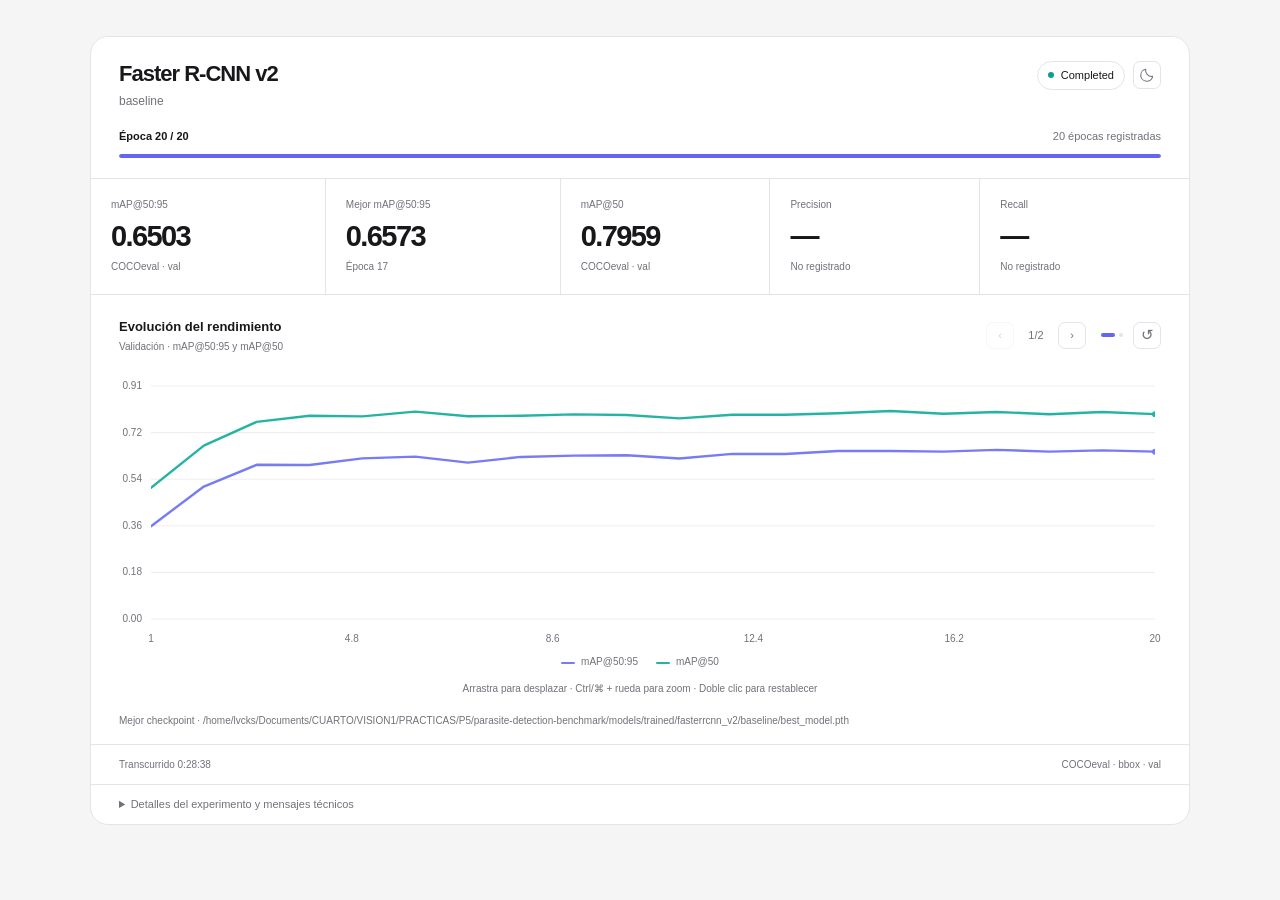
<file: results/metrics/fasterrcnn_v2/baseline_rerun_lucas/report.html>
<!doctype html><html lang="es"><meta charset="utf-8"><meta name="viewport" content="width=device-width,initial-scale=1"><title>Faster R-CNN v2 · baseline</title><style>body{margin:0;padding:24px;background:#f5f5f6}@media(prefers-color-scheme:dark){body{background:#0c0c0e}}.td{--bg:#fff;--panel:#fafafa;--text:#18181b;--muted:#71717a;--line:#e4e4e7;--accent:#6366f1;--teal:#089f91;--danger:#dc4444;font-family:Inter,-apple-system,BlinkMacSystemFont,"Segoe UI",sans-serif;color:var(--text);background:var(--bg);border:1px solid var(--line);border-radius:18px;box-sizing:border-box;max-width:1100px;margin:12px auto;overflow:hidden;font-size:13px;line-height:1.5;color-scheme:light dark}
.td *{box-sizing:border-box}.td button,.td input{font:inherit}.td button{cursor:pointer}.td [hidden]{display:none!important}
.td-top{padding:24px 28px 18px;display:flex;align-items:flex-start;justify-content:space-between;gap:20px}.td-eyebrow{font-size:10px;letter-spacing:.15em;text-transform:uppercase;color:var(--muted);font-weight:650;margin-bottom:7px}.td h2{font-size:22px;letter-spacing:-.045em;line-height:1.2;margin:0 0 5px;font-weight:620}.td-run{color:var(--muted);font-size:12px;overflow-wrap:anywhere}.td-status{display:flex;align-items:center;gap:7px;border:1px solid var(--line);border-radius:20px;padding:5px 10px;font-size:11px;white-space:nowrap}.td-dot{width:6px;height:6px;border-radius:50%;background:var(--accent)}.td[data-phase=training] .td-dot,.td[data-phase=validating] .td-dot{animation:td-pulse 1.8s ease-in-out infinite}.td[data-phase=finished] .td-dot{background:var(--teal)}.td[data-phase=error] .td-dot{background:var(--danger)}
.td-progress{padding:0 28px 20px;border-bottom:1px solid var(--line)}.td-progress-copy{display:flex;justify-content:space-between;color:var(--muted);font-size:11px;gap:12px;margin-bottom:9px;font-variant-numeric:tabular-nums}.td-progress-copy strong{color:var(--text);font-weight:550}.td-bar{height:4px;background:var(--line);border-radius:5px;overflow:hidden}.td-bar-fill{height:100%;width:0%;background:var(--accent);border-radius:5px;transition:width 320ms cubic-bezier(.2,.7,.2,1)}
.td-cards{display:grid;grid-template-columns:1.12fr 1.12fr repeat(3,1fr);gap:1px;background:var(--line);border-bottom:1px solid var(--line)}.td-card{background:var(--bg);padding:18px 20px;min-width:0;transition:background 450ms ease}.td-label{font-size:10px;color:var(--muted);margin-bottom:7px;white-space:nowrap}.td-value{font-size:29px;line-height:1.2;font-weight:550;letter-spacing:-.055em;font-variant-numeric:tabular-nums;white-space:nowrap}.td-sub{font-size:10px;min-height:17px;color:var(--muted);margin-top:5px}.td-card.record{animation:td-record 1600ms ease-out}.td-delta{color:var(--teal);margin-left:5px;font-variant-numeric:tabular-nums}
.td-chart-head{display:flex;align-items:center;justify-content:space-between;gap:12px;padding:22px 28px 0}.td-chart-title{font-size:13px;font-weight:600}.td-chart-desc{font-size:10px;color:var(--muted);margin-top:3px}.td-nav{display:flex;align-items:center;gap:10px;font-size:11px;font-variant-numeric:tabular-nums;color:var(--muted)}.td-nav button,.td-reset{border:1px solid var(--line);border-radius:7px;background:var(--bg);color:var(--muted);width:28px;height:27px;display:grid;place-items:center;transition:color 140ms,background 140ms,transform 140ms}.td-nav button:hover,.td-reset:hover{background:var(--panel);color:var(--text);transform:translateY(-1px)}.td-nav button:focus-visible,.td-reset:focus-visible{outline:2px solid var(--accent);outline-offset:3px}.td-pages{display:flex;gap:4px;align-items:center;margin-left:5px}.td-page-dot{width:4px;height:4px;background:var(--line);border-radius:5px;transition:width 300ms,background 300ms}.td-page-dot.active{width:14px;background:var(--accent)}.td-page-count{min-width:24px;text-align:center}
.td-viewport{overflow:hidden;position:relative;margin:8px 12px 0}.td-track{display:flex;transition:transform 300ms cubic-bezier(.22,.68,.25,1);align-items:stretch}.td-slide{flex:0 0 100%;min-width:0;opacity:.35;transition:opacity 300ms ease}.td-slide.active{opacity:1}.td-svg{display:block;width:100%;height:292px;touch-action:pan-y;user-select:none;overflow:visible}.td-axis{fill:var(--muted);font-size:10px;font-variant-numeric:tabular-nums}.td-grid{stroke:var(--line);stroke-width:1;opacity:.6}.td-line{fill:none;stroke-width:2.4;stroke-linecap:round;stroke-linejoin:round}.td-tip{position:absolute;pointer-events:none;max-width:250px;padding:8px 11px;background:var(--bg);border:1px solid var(--line);border-radius:9px;box-shadow:0 4px 24px #00000010;font-size:11px;white-space:pre-line;z-index:3;font-variant-numeric:tabular-nums}.td-cross{stroke:var(--muted);stroke-dasharray:3 4;opacity:.5}.td-empty{fill:var(--muted);font-size:12px}.td-legend{display:flex;gap:18px;justify-content:center;padding:0 20px 12px;color:var(--muted);font-size:10px;min-height:27px;flex-wrap:wrap}.td-swatch{display:inline-block;width:14px;height:2px;margin-right:6px;vertical-align:middle;border-radius:4px}.td-hint{font-size:10px;color:var(--muted);text-align:center;padding-bottom:17px}
.td-footer{display:flex;justify-content:space-between;align-items:center;gap:14px;padding:12px 28px;border-top:1px solid var(--line);font-size:10px;color:var(--muted);font-variant-numeric:tabular-nums}.td-footer a,.td-details a{color:var(--accent);text-decoration:none}.td-protocol{overflow-wrap:anywhere}.td-details{border-top:1px solid var(--line);padding:11px 28px;font-size:11px;color:var(--muted)}.td-details summary{cursor:pointer}.td-details pre{white-space:pre-wrap;overflow-wrap:anywhere;font:10px/1.6 ui-monospace,SFMono-Regular,monospace;max-height:160px;overflow:auto;margin-top:10px}.td-error{margin:0 28px 16px;padding:10px 14px;background:#dc444410;border:1px solid #dc444433;border-radius:8px;color:var(--danger);font-size:12px;white-space:pre-wrap;overflow-wrap:anywhere}.td-checkpoint{padding:0 28px 16px;font-size:10px;color:var(--muted);overflow-wrap:anywhere}.td-static-chart{width:100%;display:block}.td-snapshot-track{display:flex;transition:transform 300ms ease}.td-snapshot-track>section{flex:0 0 100%;width:100%;min-width:0}.td-snapshot{overflow:hidden}.td-radio{position:absolute;opacity:0;width:1px;height:1px}.td-static-controls{display:flex;justify-content:center;gap:12px;padding:8px 20px 18px;color:var(--muted);font-size:11px}.td-static-controls label{cursor:pointer;border:1px solid var(--line);padding:4px 10px;border-radius:6px}.td-static-embed{width:100%;height:650px;border:0;background:transparent}
@keyframes td-pulse{50%{opacity:.35}}@keyframes td-record{0%{background:#089f9122}100%{background:var(--bg)}}
@media(prefers-color-scheme:dark){.td:not([data-theme=light]){--bg:#141416;--panel:#1c1c1f;--text:#ededf0;--muted:#9b9ba4;--line:#2b2b30;--accent:#9294ff;--teal:#4ec7b5;--danger:#fb8181}}
[data-jp-theme-light=false] .td:not([data-theme=light]),.td[data-theme=dark]{--bg:#141416;--panel:#1c1c1f;--text:#ededf0;--muted:#9b9ba4;--line:#2b2b30;--accent:#9294ff;--teal:#4ec7b5;--danger:#fb8181}
/* la elección manual prevalece también sobre estilos de outputs anteriores */
.td[data-theme=light],[data-jp-theme-light] .td[data-theme=light]{--bg:#fff;--panel:#fafafa;--text:#18181b;--muted:#71717a;--line:#e4e4e7;--accent:#6366f1;--teal:#089f91;--danger:#dc4444;color-scheme:light}
.td[data-theme=dark],[data-jp-theme-light] .td[data-theme=dark]{--bg:#141416;--panel:#1c1c1f;--text:#ededf0;--muted:#9b9ba4;--line:#2b2b30;--accent:#9294ff;--teal:#4ec7b5;--danger:#fb8181;color-scheme:dark}
.td-top>div:first-child{min-width:0}.td-header-actions{display:flex;align-items:center;gap:8px;flex-shrink:0}.td-theme{display:grid;place-items:center;width:28px;height:28px;padding:5px;border:1px solid var(--line);border-radius:7px;background:var(--bg);color:var(--muted);transition:background 140ms,color 140ms,transform 140ms}.td-theme:hover{background:var(--panel);color:var(--text);transform:translateY(-1px)}.td-theme:focus-visible{outline:2px solid var(--accent);outline-offset:3px}.td-theme svg{width:16px;height:16px;fill:none;stroke:currentColor;stroke-width:1.6;stroke-linecap:round;stroke-linejoin:round}
html[data-training-theme=light] body{background:#f5f5f6}html[data-training-theme=dark] body{background:#0c0c0e}
@media(max-width:620px){.td-top{padding:20px}.td-progress{padding:0 20px 18px}.td-cards{grid-template-columns:repeat(6,minmax(0,1fr))}.td-card{padding:14px;grid-column:span 2}.td-value{font-size:25px}.td-card:nth-child(1),.td-card:nth-child(2){grid-column:span 3}.td-chart-head{padding:18px 18px 0}.td-svg{height:260px}.td-footer{padding:12px 18px;flex-wrap:wrap}.td-details{padding:10px 18px}.td h2{font-size:20px}.td-nav{gap:6px}}
@media(prefers-reduced-motion:reduce){.td *{animation:none!important;transition:none!important;scroll-behavior:auto!important}}
.td-nav button:disabled{opacity:.3;cursor:default;transform:none}.td-chart-head .td-reset{font-size:15px}
</style><main id="dashboard"><noscript><style>.td{--bg:#fff;--panel:#fafafa;--text:#18181b;--muted:#71717a;--line:#e4e4e7;--accent:#6366f1;--teal:#089f91;--danger:#dc4444;font-family:Inter,-apple-system,BlinkMacSystemFont,"Segoe UI",sans-serif;color:var(--text);background:var(--bg);border:1px solid var(--line);border-radius:18px;box-sizing:border-box;max-width:1100px;margin:12px auto;overflow:hidden;font-size:13px;line-height:1.5;color-scheme:light dark}
.td *{box-sizing:border-box}.td button,.td input{font:inherit}.td button{cursor:pointer}.td [hidden]{display:none!important}
.td-top{padding:24px 28px 18px;display:flex;align-items:flex-start;justify-content:space-between;gap:20px}.td-eyebrow{font-size:10px;letter-spacing:.15em;text-transform:uppercase;color:var(--muted);font-weight:650;margin-bottom:7px}.td h2{font-size:22px;letter-spacing:-.045em;line-height:1.2;margin:0 0 5px;font-weight:620}.td-run{color:var(--muted);font-size:12px;overflow-wrap:anywhere}.td-status{display:flex;align-items:center;gap:7px;border:1px solid var(--line);border-radius:20px;padding:5px 10px;font-size:11px;white-space:nowrap}.td-dot{width:6px;height:6px;border-radius:50%;background:var(--accent)}.td[data-phase=training] .td-dot,.td[data-phase=validating] .td-dot{animation:td-pulse 1.8s ease-in-out infinite}.td[data-phase=finished] .td-dot{background:var(--teal)}.td[data-phase=error] .td-dot{background:var(--danger)}
.td-progress{padding:0 28px 20px;border-bottom:1px solid var(--line)}.td-progress-copy{display:flex;justify-content:space-between;color:var(--muted);font-size:11px;gap:12px;margin-bottom:9px;font-variant-numeric:tabular-nums}.td-progress-copy strong{color:var(--text);font-weight:550}.td-bar{height:4px;background:var(--line);border-radius:5px;overflow:hidden}.td-bar-fill{height:100%;width:0%;background:var(--accent);border-radius:5px;transition:width 320ms cubic-bezier(.2,.7,.2,1)}
.td-cards{display:grid;grid-template-columns:1.12fr 1.12fr repeat(3,1fr);gap:1px;background:var(--line);border-bottom:1px solid var(--line)}.td-card{background:var(--bg);padding:18px 20px;min-width:0;transition:background 450ms ease}.td-label{font-size:10px;color:var(--muted);margin-bottom:7px;white-space:nowrap}.td-value{font-size:29px;line-height:1.2;font-weight:550;letter-spacing:-.055em;font-variant-numeric:tabular-nums;white-space:nowrap}.td-sub{font-size:10px;min-height:17px;color:var(--muted);margin-top:5px}.td-card.record{animation:td-record 1600ms ease-out}.td-delta{color:var(--teal);margin-left:5px;font-variant-numeric:tabular-nums}
.td-chart-head{display:flex;align-items:center;justify-content:space-between;gap:12px;padding:22px 28px 0}.td-chart-title{font-size:13px;font-weight:600}.td-chart-desc{font-size:10px;color:var(--muted);margin-top:3px}.td-nav{display:flex;align-items:center;gap:10px;font-size:11px;font-variant-numeric:tabular-nums;color:var(--muted)}.td-nav button,.td-reset{border:1px solid var(--line);border-radius:7px;background:var(--bg);color:var(--muted);width:28px;height:27px;display:grid;place-items:center;transition:color 140ms,background 140ms,transform 140ms}.td-nav button:hover,.td-reset:hover{background:var(--panel);color:var(--text);transform:translateY(-1px)}.td-nav button:focus-visible,.td-reset:focus-visible{outline:2px solid var(--accent);outline-offset:3px}.td-pages{display:flex;gap:4px;align-items:center;margin-left:5px}.td-page-dot{width:4px;height:4px;background:var(--line);border-radius:5px;transition:width 300ms,background 300ms}.td-page-dot.active{width:14px;background:var(--accent)}.td-page-count{min-width:24px;text-align:center}
.td-viewport{overflow:hidden;position:relative;margin:8px 12px 0}.td-track{display:flex;transition:transform 300ms cubic-bezier(.22,.68,.25,1);align-items:stretch}.td-slide{flex:0 0 100%;min-width:0;opacity:.35;transition:opacity 300ms ease}.td-slide.active{opacity:1}.td-svg{display:block;width:100%;height:292px;touch-action:pan-y;user-select:none;overflow:visible}.td-axis{fill:var(--muted);font-size:10px;font-variant-numeric:tabular-nums}.td-grid{stroke:var(--line);stroke-width:1;opacity:.6}.td-line{fill:none;stroke-width:2.4;stroke-linecap:round;stroke-linejoin:round}.td-tip{position:absolute;pointer-events:none;max-width:250px;padding:8px 11px;background:var(--bg);border:1px solid var(--line);border-radius:9px;box-shadow:0 4px 24px #00000010;font-size:11px;white-space:pre-line;z-index:3;font-variant-numeric:tabular-nums}.td-cross{stroke:var(--muted);stroke-dasharray:3 4;opacity:.5}.td-empty{fill:var(--muted);font-size:12px}.td-legend{display:flex;gap:18px;justify-content:center;padding:0 20px 12px;color:var(--muted);font-size:10px;min-height:27px;flex-wrap:wrap}.td-swatch{display:inline-block;width:14px;height:2px;margin-right:6px;vertical-align:middle;border-radius:4px}.td-hint{font-size:10px;color:var(--muted);text-align:center;padding-bottom:17px}
.td-footer{display:flex;justify-content:space-between;align-items:center;gap:14px;padding:12px 28px;border-top:1px solid var(--line);font-size:10px;color:var(--muted);font-variant-numeric:tabular-nums}.td-footer a,.td-details a{color:var(--accent);text-decoration:none}.td-protocol{overflow-wrap:anywhere}.td-details{border-top:1px solid var(--line);padding:11px 28px;font-size:11px;color:var(--muted)}.td-details summary{cursor:pointer}.td-details pre{white-space:pre-wrap;overflow-wrap:anywhere;font:10px/1.6 ui-monospace,SFMono-Regular,monospace;max-height:160px;overflow:auto;margin-top:10px}.td-error{margin:0 28px 16px;padding:10px 14px;background:#dc444410;border:1px solid #dc444433;border-radius:8px;color:var(--danger);font-size:12px;white-space:pre-wrap;overflow-wrap:anywhere}.td-checkpoint{padding:0 28px 16px;font-size:10px;color:var(--muted);overflow-wrap:anywhere}.td-static-chart{width:100%;display:block}.td-snapshot-track{display:flex;transition:transform 300ms ease}.td-snapshot-track>section{flex:0 0 100%;width:100%;min-width:0}.td-snapshot{overflow:hidden}.td-radio{position:absolute;opacity:0;width:1px;height:1px}.td-static-controls{display:flex;justify-content:center;gap:12px;padding:8px 20px 18px;color:var(--muted);font-size:11px}.td-static-controls label{cursor:pointer;border:1px solid var(--line);padding:4px 10px;border-radius:6px}.td-static-embed{width:100%;height:650px;border:0;background:transparent}
@keyframes td-pulse{50%{opacity:.35}}@keyframes td-record{0%{background:#089f9122}100%{background:var(--bg)}}
@media(prefers-color-scheme:dark){.td:not([data-theme=light]){--bg:#141416;--panel:#1c1c1f;--text:#ededf0;--muted:#9b9ba4;--line:#2b2b30;--accent:#9294ff;--teal:#4ec7b5;--danger:#fb8181}}
[data-jp-theme-light=false] .td:not([data-theme=light]),.td[data-theme=dark]{--bg:#141416;--panel:#1c1c1f;--text:#ededf0;--muted:#9b9ba4;--line:#2b2b30;--accent:#9294ff;--teal:#4ec7b5;--danger:#fb8181}
/* la elección manual prevalece también sobre estilos de outputs anteriores */
.td[data-theme=light],[data-jp-theme-light] .td[data-theme=light]{--bg:#fff;--panel:#fafafa;--text:#18181b;--muted:#71717a;--line:#e4e4e7;--accent:#6366f1;--teal:#089f91;--danger:#dc4444;color-scheme:light}
.td[data-theme=dark],[data-jp-theme-light] .td[data-theme=dark]{--bg:#141416;--panel:#1c1c1f;--text:#ededf0;--muted:#9b9ba4;--line:#2b2b30;--accent:#9294ff;--teal:#4ec7b5;--danger:#fb8181;color-scheme:dark}
.td-top>div:first-child{min-width:0}.td-header-actions{display:flex;align-items:center;gap:8px;flex-shrink:0}.td-theme{display:grid;place-items:center;width:28px;height:28px;padding:5px;border:1px solid var(--line);border-radius:7px;background:var(--bg);color:var(--muted);transition:background 140ms,color 140ms,transform 140ms}.td-theme:hover{background:var(--panel);color:var(--text);transform:translateY(-1px)}.td-theme:focus-visible{outline:2px solid var(--accent);outline-offset:3px}.td-theme svg{width:16px;height:16px;fill:none;stroke:currentColor;stroke-width:1.6;stroke-linecap:round;stroke-linejoin:round}
html[data-training-theme=light] body{background:#f5f5f6}html[data-training-theme=dark] body{background:#0c0c0e}
@media(max-width:620px){.td-top{padding:20px}.td-progress{padding:0 20px 18px}.td-cards{grid-template-columns:repeat(6,minmax(0,1fr))}.td-card{padding:14px;grid-column:span 2}.td-value{font-size:25px}.td-card:nth-child(1),.td-card:nth-child(2){grid-column:span 3}.td-chart-head{padding:18px 18px 0}.td-svg{height:260px}.td-footer{padding:12px 18px;flex-wrap:wrap}.td-details{padding:10px 18px}.td h2{font-size:20px}.td-nav{gap:6px}}
@media(prefers-reduced-motion:reduce){.td *{animation:none!important;transition:none!important;scroll-behavior:auto!important}}
.td-nav button:disabled{opacity:.3;cursor:default;transform:none}.td-chart-head .td-reset{font-size:15px}
#snapshot-ea9f9bd4614a446bb661c550d28c9ba8-0:checked~.td-snapshot .td-snapshot-track{transform:translateX(-0%)}#snapshot-ea9f9bd4614a446bb661c550d28c9ba8-1:checked~.td-snapshot .td-snapshot-track{transform:translateX(-100%)}</style><article class="td" data-phase="finished"><header class="td-top"><div><h2>Faster R-CNN v2</h2><div class="td-run">baseline</div></div><div class="td-status">Completed</div></header><div class="td-progress"><div class="td-progress-copy"><strong>Época 20 / 20</strong><span>20 validaciones guardadas</span></div><div class="td-bar"><div class="td-bar-fill" style="width:100%"></div></div></div><section class="td-cards"><div class="td-card"><div class="td-label">mAP@50:95</div><div class="td-value">0.6503</div><div class="td-sub">COCOeval · val</div></div><div class="td-card"><div class="td-label">Mejor mAP@50:95</div><div class="td-value">0.6573</div><div class="td-sub">Época 17</div></div><div class="td-card"><div class="td-label">mAP@50</div><div class="td-value">0.7959</div><div class="td-sub">COCOeval · val</div></div><div class="td-card"><div class="td-label">Precision</div><div class="td-value">—</div><div class="td-sub">No registrado</div></div><div class="td-card"><div class="td-label">Recall</div><div class="td-value">—</div><div class="td-sub">No registrado</div></div></section><input class="td-radio" aria-label="Evolución del rendimiento" type="radio" name="snapshot-ea9f9bd4614a446bb661c550d28c9ba8" id="snapshot-ea9f9bd4614a446bb661c550d28c9ba8-0" checked><input class="td-radio" aria-label="Evolución de pérdidas" type="radio" name="snapshot-ea9f9bd4614a446bb661c550d28c9ba8" id="snapshot-ea9f9bd4614a446bb661c550d28c9ba8-1" ><div class="td-snapshot"><div class="td-snapshot-track"><section><div class="td-chart-head"><div class="td-chart-title">Evolución del rendimiento</div><span class="td-nav">1/2</span></div><img class="td-static-chart" alt="Evolución del rendimiento" src="[data-uri]"></section><section><div class="td-chart-head"><div class="td-chart-title">Evolución de pérdidas</div><span class="td-nav">2/2</span></div><img class="td-static-chart" alt="Evolución de pérdidas" src="[data-uri]"></section></div></div><nav class="td-static-controls" aria-label="Gráficas guardadas"><label for="snapshot-ea9f9bd4614a446bb661c550d28c9ba8-0">Evolución del rendimiento</label><label for="snapshot-ea9f9bd4614a446bb661c550d28c9ba8-1">Evolución de pérdidas</label></nav><div class="td-checkpoint">Mejor checkpoint · /home/lvcks/Documents/CUARTO/VISION1/PRACTICAS/P5/parasite-detection-benchmark/models/trained/fasterrcnn_v2/baseline/best_model.pth</div><footer class="td-footer"><span>Transcurrido 0:28:38</span><span>COCOeval · bbox · val</span></footer><details class="td-details"><summary>Detalles del experimento y mensajes técnicos</summary><pre>{
  &quot;evaluation&quot;: {
    &quot;label&quot;: &quot;COCOeval · bbox · val&quot;,
    &quot;evaluator&quot;: &quot;pycocotools COCOeval&quot;,
    &quot;split&quot;: &quot;val&quot;,
    &quot;iou&quot;: &quot;0.50:0.95&quot;,
    &quot;max_dets&quot;: [
      1,
      10,
      100
    ],
    &quot;inference&quot;: &quot;torchvision roi_heads&quot;,
    &quot;nms&quot;: true,
    &quot;nms_iou&quot;: 0.5,
    &quot;score_threshold&quot;: 0.05,
    &quot;detections_per_image&quot;: 100,
    &quot;loss_reporting&quot;: &quot;media de la suma de pérdidas por batch&quot;
  },
  &quot;config&quot;: {
    &quot;data_dir&quot;: &quot;data/preprocessed/parasites-1s07h-dedup&quot;,
    &quot;epochs&quot;: 20,
    &quot;batch_size&quot;: 2,
    &quot;learning_rate&quot;: 0.0025,
    &quot;start_factor&quot;: 0.001,
    &quot;end_factor&quot;: 1.0,
    &quot;warmup_batches&quot;: 1000,
    &quot;momentum&quot;: 0.9,
    &quot;weight_decay&quot;: 0.0005,
    &quot;image_size&quot;: 640,
    &quot;patience&quot;: 10,
    &quot;num_workers&quot;: 0,
    &quot;seed&quot;: 42,
    &quot;amp&quot;: true,
    &quot;device&quot;: &quot;cuda&quot;,
    &quot;run_name&quot;: &quot;baseline&quot;
  }
}
Dispositivo: cuda | Train: 1157 | Val: 215
Época 1/20 | train loss 0.5599 | val loss 0.2531 | mAP 0.3604 | mAP50 0.5096 | lr 0.002500
Época 2/20 | train loss 0.2460 | val loss 0.2142 | mAP 0.5147 | mAP50 0.6734 | lr 0.002485
Época 3/20 | train loss 0.1919 | val loss 0.1640 | mAP 0.5991 | mAP50 0.7659 | lr 0.002439
Época 4/20 | train loss 0.1532 | val loss 0.1710 | mAP 0.5983 | mAP50 0.7897 | lr 0.002364
Época 5/20 | train loss 0.1263 | val loss 0.1547 | mAP 0.6242 | mAP50 0.7874 | lr 0.002261
Época 6/20 | train loss 0.1083 | val loss 0.1558 | mAP 0.6308 | mAP50 0.8058 | lr 0.002134
Época 7/20 | train loss 0.0940 | val loss 0.1670 | mAP 0.6076 | mAP50 0.7876 | lr 0.001985
Época 8/20 | train loss 0.0803 | val loss 0.1651 | mAP 0.6297 | mAP50 0.7896 | lr 0.001817
Época 9/20 | train loss 0.0726 | val loss 0.1567 | mAP 0.6347 | mAP50 0.7950 | lr 0.001636
Época 10/20 | train loss 0.0662 | val loss 0.1588 | mAP 0.6362 | mAP50 0.7929 | lr 0.001446
Época 11/20 | train loss 0.0599 | val loss 0.1717 | mAP 0.6234 | mAP50 0.7794 | lr 0.001250
Época 12/20 | train loss 0.0554 | val loss 0.1620 | mAP 0.6414 | mAP50 0.7939 | lr 0.001054
Época 13/20 | train loss 0.0496 | val loss 0.1680 | mAP 0.6412 | mAP50 0.7937 | lr 0.000864
Época 14/20 | train loss 0.0458 | val loss 0.1674 | mAP 0.6525 | mAP50 0.7997 | lr 0.000683
Época 15/20 | train loss 0.0425 | val loss 0.1631 | mAP 0.6529 | mAP50 0.8083 | lr 0.000515
Época 16/20 | train loss 0.0406 | val loss 0.1689 | mAP 0.6502 | mAP50 0.7973 | lr 0.000366
Época 17/20 | train loss 0.0391 | val loss 0.1643 | mAP 0.6573 | mAP50 0.8046 | lr 0.000239
Época 18/20 | train loss 0.0380 | val loss 0.1694 | mAP 0.6505 | mAP50 0.7953 | lr 0.000136
Época 19/20 | train loss 0.0376 | val loss 0.1655 | mAP 0.6551 | mAP50 0.8045 | lr 0.000061
Época 20/20 | train loss 0.0377 | val loss 0.1682 | mAP 0.6503 | mAP50 0.7959 | lr 0.000015
Mejor época: 17 | mAP 0.6573 | /home/lvcks/Documents/CUARTO/VISION1/PRACTICAS/P5/parasite-detection-benchmark/models/trained/fasterrcnn_v2/baseline/best_model.pth</pre></details></article></noscript></main><script id="training-data" type="application/json">{"version": 1, "model_name": "Faster R-CNN v2", "run_name": "baseline", "mode": "report", "phase": "finished", "phase_label": "Evaluación COCO", "epoch": 20, "total_epochs": 20, "batch": 108, "batches": 108, "history": [{"epoch": 1, "train_loss": 0.5599469824698923, "val_loss": 0.2531396808723609, "map": 0.36044803024721606, "map50": 0.5096125044819594, "lr": 0.002499999999999996}, {"epoch": 2, "train_loss": 0.24601792845238057, "val_loss": 0.21423503145989445, "map": 0.5146864303239822, "map50": 0.6734407855135078, "lr": 0.0024846104257439184}, {"epoch": 3, "train_loss": 0.19187274846426872, "val_loss": 0.16398073831159207, "map": 0.5991162119002976, "map50": 0.7659192626092449, "lr": 0.0024388206453689384}, {"epoch": 4, "train_loss": 0.15320738215829424, "val_loss": 0.17096681575532313, "map": 0.5982684069505292, "map50": 0.7896845819054497, "lr": 0.002363758155235456}, {"epoch": 5, "train_loss": 0.12634599088837548, "val_loss": 0.15468812675249796, "map": 0.6242350845535516, "map50": 0.7874226842885887, "lr": 0.002261271242968681}, {"epoch": 6, "train_loss": 0.10827769691346532, "val_loss": 0.15580919496197668, "map": 0.6308419501997751, "map50": 0.8057764203846797, "lr": 0.002133883476483181}, {"epoch": 7, "train_loss": 0.09397632743526307, "val_loss": 0.16696948947867862, "map": 0.6075696504215172, "map50": 0.787637684869815, "lr": 0.0019847315653655885}, {"epoch": 8, "train_loss": 0.08026492903379012, "val_loss": 0.1651323540136218, "map": 0.6297417545561064, "map50": 0.7896498649409189, "lr": 0.0018174881246744309}, {"epoch": 9, "train_loss": 0.07255125103360734, "val_loss": 0.15672442034162856, "map": 0.6346645595808401, "map50": 0.7950147563907148, "lr": 0.001636271242968682}, {"epoch": 10, "train_loss": 0.06624152342304716, "val_loss": 0.15882639981875266, "map": 0.6362384777276673, "map50": 0.7929255711434703, "lr": 0.0014455430813002867}, {"epoch": 11, "train_loss": 0.05991681936858077, "val_loss": 0.1716724763089722, "map": 0.623408147412032, "map50": 0.7793599771927852, "lr": 0.0012499999999999983}, {"epoch": 12, "train_loss": 0.055395268638890126, "val_loss": 0.16196829116799766, "map": 0.6414441329649045, "map50": 0.7938758370571226, "lr": 0.0010544569186997103}, {"epoch": 13, "train_loss": 0.0496412323424287, "val_loss": 0.16795844080237052, "map": 0.6411972464722349, "map50": 0.7936673779069027, "lr": 0.0008637287570313146}, {"epoch": 14, "train_loss": 0.04583050013762707, "val_loss": 0.1674299168193506, "map": 0.6525034213926005, "map50": 0.7996705368340713, "lr": 0.0006825118753255656}, {"epoch": 15, "train_loss": 0.04250389565544811, "val_loss": 0.1630870527415364, "map": 0.652908691276664, "map50": 0.808324033225763, "lr": 0.000515268434634408}, {"epoch": 16, "train_loss": 0.04063915393986001, "val_loss": 0.16887710344356796, "map": 0.6502230933686998, "map50": 0.7973494968186653, "lr": 0.0003661165235168152}, {"epoch": 17, "train_loss": 0.039071418261332425, "val_loss": 0.1642981746699661, "map": 0.6572521218490112, "map50": 0.8045656758853674, "lr": 0.0002387287570313155}, {"epoch": 18, "train_loss": 0.038029078555829016, "val_loss": 0.16936481024862993, "map": 0.6505248322754884, "map50": 0.7953361060454031, "lr": 0.00013624184476454008}, {"epoch": 19, "train_loss": 0.03758385232754296, "val_loss": 0.16546543675509315, "map": 0.6550932655505244, "map50": 0.8045171572795367, "lr": 6.1179354631058e-05}, {"epoch": 20, "train_loss": 0.037686776780782326, "val_loss": 0.16819905660425624, "map": 0.6502924325202125, "map50": 0.795891143362855, "lr": 1.5389574256077906e-05}], "best": {"map": 0.6572521218490112, "epoch": 17}, "elapsed_seconds": 1718.314653204001, "eta_seconds": null, "evaluation": {"label": "COCOeval · bbox · val", "evaluator": "pycocotools COCOeval", "split": "val", "iou": "0.50:0.95", "max_dets": [1, 10, 100], "inference": "torchvision roi_heads", "nms": true, "nms_iou": 0.5, "score_threshold": 0.05, "detections_per_image": 100, "loss_reporting": "media de la suma de pérdidas por batch"}, "metric_sources": {"map": "COCOeval · val", "map50": "COCOeval · val"}, "config": {"data_dir": "data/preprocessed/parasites-1s07h-dedup", "epochs": 20, "batch_size": 2, "learning_rate": 0.0025, "start_factor": 0.001, "end_factor": 1.0, "warmup_batches": 1000, "momentum": 0.9, "weight_decay": 0.0005, "image_size": 640, "patience": 10, "num_workers": 0, "seed": 42, "amp": true, "device": "cuda", "run_name": "baseline"}, "views": [{"id": "performance", "title": "Evolución del rendimiento", "description": "Validación · mAP@50:95 y mAP@50", "series": [{"key": "map", "label": "mAP@50:95", "color": "#777cf4"}, {"key": "map50", "label": "mAP@50", "color": "#25b4a4"}]}, {"id": "loss", "title": "Evolución de pérdidas", "description": "Las pérdidas pertenecen a este experimento y a su definición de loss", "series": [{"key": "train_loss", "label": "Train loss", "color": "#777cf4"}, {"key": "val_loss", "label": "Validation loss", "color": "#e9a15f"}]}], "logs": ["Dispositivo: cuda | Train: 1157 | Val: 215", "Época 1/20 | train loss 0.5599 | val loss 0.2531 | mAP 0.3604 | mAP50 0.5096 | lr 0.002500", "Época 2/20 | train loss 0.2460 | val loss 0.2142 | mAP 0.5147 | mAP50 0.6734 | lr 0.002485", "Época 3/20 | train loss 0.1919 | val loss 0.1640 | mAP 0.5991 | mAP50 0.7659 | lr 0.002439", "Época 4/20 | train loss 0.1532 | val loss 0.1710 | mAP 0.5983 | mAP50 0.7897 | lr 0.002364", "Época 5/20 | train loss 0.1263 | val loss 0.1547 | mAP 0.6242 | mAP50 0.7874 | lr 0.002261", "Época 6/20 | train loss 0.1083 | val loss 0.1558 | mAP 0.6308 | mAP50 0.8058 | lr 0.002134", "Época 7/20 | train loss 0.0940 | val loss 0.1670 | mAP 0.6076 | mAP50 0.7876 | lr 0.001985", "Época 8/20 | train loss 0.0803 | val loss 0.1651 | mAP 0.6297 | mAP50 0.7896 | lr 0.001817", "Época 9/20 | train loss 0.0726 | val loss 0.1567 | mAP 0.6347 | mAP50 0.7950 | lr 0.001636", "Época 10/20 | train loss 0.0662 | val loss 0.1588 | mAP 0.6362 | mAP50 0.7929 | lr 0.001446", "Época 11/20 | train loss 0.0599 | val loss 0.1717 | mAP 0.6234 | mAP50 0.7794 | lr 0.001250", "Época 12/20 | train loss 0.0554 | val loss 0.1620 | mAP 0.6414 | mAP50 0.7939 | lr 0.001054", "Época 13/20 | train loss 0.0496 | val loss 0.1680 | mAP 0.6412 | mAP50 0.7937 | lr 0.000864", "Época 14/20 | train loss 0.0458 | val loss 0.1674 | mAP 0.6525 | mAP50 0.7997 | lr 0.000683", "Época 15/20 | train loss 0.0425 | val loss 0.1631 | mAP 0.6529 | mAP50 0.8083 | lr 0.000515", "Época 16/20 | train loss 0.0406 | val loss 0.1689 | mAP 0.6502 | mAP50 0.7973 | lr 0.000366", "Época 17/20 | train loss 0.0391 | val loss 0.1643 | mAP 0.6573 | mAP50 0.8046 | lr 0.000239", "Época 18/20 | train loss 0.0380 | val loss 0.1694 | mAP 0.6505 | mAP50 0.7953 | lr 0.000136", "Época 19/20 | train loss 0.0376 | val loss 0.1655 | mAP 0.6551 | mAP50 0.8045 | lr 0.000061", "Época 20/20 | train loss 0.0377 | val loss 0.1682 | mAP 0.6503 | mAP50 0.7959 | lr 0.000015", "Mejor época: 17 | mAP 0.6573 | /home/lvcks/Documents/CUARTO/VISION1/PRACTICAS/P5/parasite-detection-benchmark/models/trained/fasterrcnn_v2/baseline/best_model.pth"], "checkpoint": "/home/lvcks/Documents/CUARTO/VISION1/PRACTICAS/P5/parasite-detection-benchmark/models/trained/fasterrcnn_v2/baseline/best_model.pth", "outcome": "completed", "error": null}</script><script type="module">// el mismo frontend sirve para anywidget y para el informe sin recursos externos
const SVG="http://www.w3.org/2000/svg";
const finite=v=>typeof v==="number"&&Number.isFinite(v);
const lerp=(a,b,t)=>a+(b-a)*t;
const ease=t=>1-Math.pow(1-t,3);
const clock=s=>!finite(s)?"—":[Math.floor(s/3600),Math.floor(s/60)%60,Math.floor(s)%60].map((v,i)=>i?String(v).padStart(2,"0"):String(v)).join(":");
const number=v=>finite(v)?v.toFixed(4):"—";
const node=(name,attrs={})=>{const n=document.createElementNS(SVG,name);Object.entries(attrs).forEach(([k,v])=>n.setAttribute(k,v));return n;};

class Chart {
 constructor(host,view,reduced){
  // los nodos svg se crean una vez y el carrusel solo mueve sus contenedores
  this.host=host;this.view=view;this.reduced=reduced;this.history=[];this.visible=[];this.userDomain=null;
  this.svg=node("svg",{class:"td-svg",role:"img","aria-label":view.title});
  this.grid=node("g");this.lines=node("g");this.svg.append(this.grid,this.lines);
  const id="clip-"+Math.random().toString(36).slice(2);
  this.clip=node("clipPath",{id});this.clipRect=node("rect");this.clip.append(this.clipRect);
  const defs=node("defs");defs.append(this.clip);this.svg.prepend(defs);this.lines.setAttribute("clip-path","url(#"+id+")");
  this.ticks=Array.from({length:6},()=>{const x=node("text",{class:"td-axis","text-anchor":"middle"}),y=node("text",{class:"td-axis","text-anchor":"end"}),line=node("line",{class:"td-grid"});this.grid.append(line,x,y);return{x,y,line};});
  this.paths=view.series.map(s=>{const p=node("path",{class:"td-line",stroke:s.color}),dot=node("circle",{r:3,fill:s.color});this.lines.append(p,dot);return{p,dot};});
  this.empty=node("text",{class:"td-empty","text-anchor":"middle"});this.empty.textContent="Las curvas aparecerán después de la validación";this.svg.append(this.empty);
  this.cross=node("line",{class:"td-cross",visibility:"hidden"});this.svg.append(this.cross);
  this.tip=document.createElement("div");this.tip.className="td-tip";this.tip.hidden=true;
  this.legend=document.createElement("div");this.legend.className="td-legend";
  view.series.forEach(s=>{const item=document.createElement("span"),swatch=document.createElement("i");swatch.className="td-swatch";swatch.style.background=s.color;item.append(swatch,document.createTextNode(s.label));this.legend.append(item);});
  host.append(this.svg,this.tip,this.legend);this.listeners=[];
  const listen=(event,fn,options)=>{this.svg.addEventListener(event,fn,options);this.listeners.push([event,fn,options]);};
  listen("wheel",e=>{if(!e.ctrlKey&&!e.metaKey)return;e.preventDefault();const d=this.currentDomain||this.domain(),r=this.svg.getBoundingClientRect(),x=Math.max(0,Math.min(1,(e.clientX-r.left-48)/(r.width-70))),factor=Math.exp(Math.sign(e.deltaY)*.18),center=lerp(d[0],d[1],x),span=Math.max(.5,(d[1]-d[0])*factor);this.userDomain=[center-span*x,center+span*(1-x),d[2],d[3]];cancelAnimationFrame(this.raf);this.currentDomain=this.userDomain.slice();this.draw();},{passive:false});
  listen("dblclick",()=>this.reset());
  listen("pointerdown",e=>{if(e.button!==0)return;this.drag={x:e.clientX,domain:(this.currentDomain||this.domain()).slice()};this.svg.setPointerCapture(e.pointerId);});
  listen("pointerup",()=>{this.drag=null;});listen("pointercancel",()=>{this.drag=null;});
  listen("pointermove",e=>{if(this.drag){const shift=(e.clientX-this.drag.x)/(this.width-70)*(this.drag.domain[1]-this.drag.domain[0]);this.userDomain=[this.drag.domain[0]-shift,this.drag.domain[1]-shift,...this.drag.domain.slice(2)];this.currentDomain=this.userDomain.slice();cancelAnimationFrame(this.raf);this.draw();}else this.hover(e);});
  listen("pointerleave",()=>{this.tip.hidden=true;this.cross.setAttribute("visibility","hidden");});
  this.resize=new ResizeObserver(()=>this.draw());this.resize.observe(host);
 }
 domain(){
  const values=this.view.series.flatMap(s=>this.history.map(r=>r[s.key]).filter(finite)),max=Math.max(0,...values),min=Math.min(0,...values);
  return[1,Math.max(2,...this.history.map(r=>r.epoch||1)),min,max>min?max*1.12:1];
 }
 update(history,animate=true){
  // history conserva los valores reales y visible contiene únicamente la interpolación visual
  this.history=history;
  const target=this.view.series.map(s=>history.map(r=>finite(r[s.key])?{id:r.epoch,x:r.epoch,y:r[s.key]}:null));
  const from=this.visible,startDomain=this.currentDomain||this.domain(),endDomain=this.userDomain||this.domain();
  cancelAnimationFrame(this.raf);
  // una actualización nueva parte del dibujo actual y cancela cualquier transición anterior
  const duration=animate&&!this.reduced&&from.length?500:0,start=performance.now();
  const frame=now=>{
   const t=duration?Math.min(1,(now-start)/duration):1,k=ease(t);
   this.currentDomain=endDomain.map((v,i)=>lerp(startDomain[i],v,k));
   this.visible=target.map((points,i)=>{const old=new Map((from[i]||[]).filter(Boolean).map(p=>[p.id,p]));let previous=null;return points.map(p=>{if(!p)return null;const a=old.get(p.id)||previous||p;previous=old.get(p.id)||p;return{id:p.id,x:lerp(a.x,p.x,k),y:lerp(a.y,p.y,k)};});});
   this.draw();if(t<1)this.raf=requestAnimationFrame(frame);
  };
  this.raf=requestAnimationFrame(frame);
 }
 reset(){this.userDomain=null;this.update(this.history,false);}
 draw(){
  this.width=this.host.getBoundingClientRect().width||800;
  const w=this.width,h=w<590?260:292,l=48,r=22,t=24,b=35,d=this.currentDomain||this.domain();
  this.svg.setAttribute("viewBox",`0 0 ${w} ${h}`);
  const X=x=>l+(x-d[0])/(d[1]-d[0]||1)*(w-l-r),Y=y=>h-b-(y-d[2])/(d[3]-d[2]||1)*(h-t-b);
  this.clipRect.setAttribute("x",l);this.clipRect.setAttribute("y",t);this.clipRect.setAttribute("width",Math.max(1,w-l-r));this.clipRect.setAttribute("height",h-t-b);
  this.ticks.forEach(({x,y,line},i)=>{const xv=lerp(d[0],d[1],i/5),yv=lerp(d[2],d[3],i/5);x.setAttribute("x",X(xv));x.setAttribute("y",h-12);x.textContent=Number(xv.toFixed(1));y.setAttribute("x",l-9);y.setAttribute("y",Y(yv)+3);y.textContent=yv.toFixed(d[3]<=1?2:1);line.setAttribute("x1",l);line.setAttribute("x2",w-r);line.setAttribute("y1",Y(yv));line.setAttribute("y2",Y(yv));});
  this.paths.forEach(({p,dot},i)=>{let path="",active=false,last=null;(this.visible[i]||[]).forEach(point=>{if(!point){active=false;return;}path+=(active?"L":"M")+X(point.x).toFixed(2)+","+Y(point.y).toFixed(2)+" ";active=true;last=point;});p.setAttribute("d",path);dot.setAttribute("visibility",last?"visible":"hidden");if(last){dot.setAttribute("cx",X(last.x));dot.setAttribute("cy",Y(last.y));}});
  this.empty.setAttribute("x",w/2);this.empty.setAttribute("y",h/2);this.empty.setAttribute("visibility",this.visible.some(s=>s.some(Boolean))?"hidden":"visible");
  this.cross.setAttribute("y1",t);this.cross.setAttribute("y2",h-b);
 }
 hover(e){
  if(!this.history.length)return;
  const rect=this.svg.getBoundingClientRect(),d=this.currentDomain||this.domain(),x=e.clientX-rect.left,epoch=d[0]+(x-48)/(this.width-70)*(d[1]-d[0]);
  const row=this.history.reduce((a,b)=>Math.abs(a.epoch-epoch)<Math.abs(b.epoch-epoch)?a:b);
  this.tip.textContent="Época "+row.epoch+"\n"+this.view.series.map(s=>s.label+": "+number(row[s.key])).join("\n");
  this.tip.style.left=Math.max(0,Math.min(this.width-205,x+12))+"px";this.tip.style.top="38px";this.tip.hidden=false;
  const px=48+(row.epoch-d[0])/(d[1]-d[0]||1)*(this.width-70);this.cross.setAttribute("x1",px);this.cross.setAttribute("x2",px);this.cross.setAttribute("visibility","visible");
 }
 destroy(){cancelAnimationFrame(this.raf);this.resize.disconnect();this.listeners.forEach(([event,fn,opts])=>this.svg.removeEventListener(event,fn,opts));}
}

export function mount(host,initial,options={}){
 const root=document.createElement("div");root.className="td";root.tabIndex=0;
 root.innerHTML=`<header class="td-top"><div><h2 data-model></h2><div class="td-run" data-run></div></div><div class="td-header-actions"><div class="td-status"><span class="td-dot"></span><span data-status></span></div><button class="td-theme" type="button"></button></div></header>
 <section class="td-progress"><div class="td-progress-copy"><strong data-epoch></strong><span data-batches></span></div><div class="td-bar" role="progressbar" aria-label="Progreso de la fase" aria-valuemin="0" aria-valuemax="100"><div class="td-bar-fill"></div></div></section>
 <div class="td-error" hidden></div><section class="td-cards"></section>
 <div class="td-chart-head"><div><div class="td-chart-title"></div><div class="td-chart-desc"></div></div><nav class="td-nav" aria-label="Gráficas"><button data-prev aria-label="Gráfica anterior">‹</button><span class="td-page-count"></span><button data-next aria-label="Gráfica siguiente">›</button><span class="td-pages"></span><button class="td-reset" aria-label="Restablecer zoom" title="Restablecer zoom">↺</button></nav></div>
 <div class="td-viewport"><div class="td-track"></div></div><div class="td-hint">Arrastra para desplazar · Ctrl/⌘ + rueda para zoom · Doble clic para restablecer</div>
 <div class="td-checkpoint" hidden></div><footer class="td-footer"><span data-time></span><span class="td-protocol"></span></footer><details class="td-details"><summary>Detalles del experimento y mensajes técnicos</summary><pre></pre></details>`;
 host.append(root);
 const $=s=>root.querySelector(s),reduced=matchMedia("(prefers-reduced-motion: reduce)");
 // la elección visual se guarda en el navegador y no cambia los datos del experimento
 const themeKey="parasite-training-dashboard-theme",themeButton=$(".td-theme");
 let savedTheme;
 try{savedTheme=localStorage.getItem(themeKey);}catch{}
 const notebookTheme=host.closest("[data-jp-theme-light]")?.getAttribute("data-jp-theme-light");
 const defaultTheme=notebookTheme!==undefined?(notebookTheme==="false"?"dark":"light"):(matchMedia("(prefers-color-scheme: dark)").matches?"dark":"light");
 function setTheme(theme){
  root.dataset.theme=theme;
  if(options.pageTheme)document.documentElement.dataset.trainingTheme=theme;
  const label=theme==="dark"?"Cambiar a modo claro":"Cambiar a modo oscuro";
  themeButton.setAttribute("aria-label",label);themeButton.setAttribute("title",label);
  themeButton.setAttribute("aria-pressed",String(theme==="dark"));
  themeButton.innerHTML=theme==="dark"?'<svg viewBox="0 0 24 24" aria-hidden="true"><circle cx="12" cy="12" r="4"/><path d="M12 2v2m0 16v2M2 12h2m16 0h2M5 5l1.5 1.5m11 11L19 19M5 19l1.5-1.5m11-11L19 5"/></svg>':'<svg viewBox="0 0 24 24" aria-hidden="true"><path d="M20.5 14A9 9 0 0 1 10 3.5 9 9 0 1 0 20.5 14Z"/></svg>';
 }
 setTheme(savedTheme==="light"||savedTheme==="dark"?savedTheme:defaultTheme);
 themeButton.onclick=()=>{setTheme(root.dataset.theme==="dark"?"light":"dark");try{localStorage.setItem(themeKey,root.dataset.theme);}catch{}};
 let state={},selected=0,tickBase=performance.now(),elapsedBase=0,charts=[],views=[],disposed=false,interval=null;
 const cards=new Map();
 [["map","mAP@50:95"],["best","Mejor mAP@50:95"],["map50","mAP@50"],["precision","Precision"],["recall","Recall"]].forEach(([key,label])=>{const c=document.createElement("div");c.className="td-card";c.innerHTML='<div class="td-label"></div><div class="td-value">—</div><div class="td-sub"></div>';c.querySelector(".td-label").textContent=label;$(".td-cards").append(c);cards.set(key,{el:c,value:c.querySelector(".td-value"),sub:c.querySelector(".td-sub"),shown:null,raf:0});});
 function animateCard(key,value){
  // interpolamos la cifra mostrada sin escribir resultados animados en el historial
  const card=cards.get(key);cancelAnimationFrame(card.raf);
  if(!finite(value)){card.value.textContent="—";card.shown=null;return;}
  const from=finite(card.shown)?card.shown:value,start=performance.now(),duration=reduced.matches||state.mode==="report"?0:400;
  const frame=now=>{if(disposed)return;const t=duration?Math.min(1,(now-start)/duration):1;card.shown=lerp(from,value,ease(t));card.value.textContent=number(card.shown);if(t<1)card.raf=requestAnimationFrame(frame);};
  card.raf=requestAnimationFrame(frame);
 }
 function navigate(index){
  selected=Math.max(0,Math.min(views.length-1,index));$(".td-track").style.transform="translateX("+(-selected*100)+"%)";
  $(".td-chart-title").textContent=views[selected]?.title||"";$(".td-chart-desc").textContent=views[selected]?.description||"";
  $(".td-page-count").textContent=(selected+1)+"/"+views.length;$("[data-prev]").disabled=selected===0;$("[data-next]").disabled=selected===views.length-1;
  charts.forEach((chart,i)=>{chart.host.classList.toggle("active",i===selected);chart.host.setAttribute("aria-hidden",i!==selected?"true":"false");});
  [...$(".td-pages").children].forEach((dot,i)=>dot.classList.toggle("active",i===selected));options.onSelect?.(selected);
 }
 $("[data-prev]").onclick=()=>navigate(selected-1);$("[data-next]").onclick=()=>navigate(selected+1);$(".td-reset").onclick=()=>charts[selected]?.reset();
 const keyboard=e=>{if(e.key==="ArrowLeft"||e.key==="ArrowRight"){e.preventDefault();e.stopPropagation();navigate(selected+(e.key==="ArrowLeft"?-1:1));}};root.addEventListener("keydown",keyboard);
 function timer(){
  const active=["preparing","training","validating"].includes(state.phase),elapsed=elapsedBase+(active?(performance.now()-tickBase)/1000:0);
  $("[data-time]").textContent="Transcurrido "+clock(elapsed)+(active&&finite(state.eta_seconds)?" · Restante ~"+clock(Math.max(0,state.eta_seconds-(elapsed-elapsedBase))):"");
 }
 function update(packet){
  const next=packet.state||packet,previousBest=state.best?.map;
  state={...state,...next};tickBase=performance.now();elapsedBase=state.elapsed_seconds||0;
  if(state.mode==="report"&&interval){clearInterval(interval);interval=null;}
  root.dataset.phase=state.phase;
  $("[data-model]").textContent=state.model_name||"Entrenamiento";$("[data-run]").textContent=state.run_name||"";
  const statuses={preparing:"Preparando",training:"Entrenando",validating:"Validando",finished:state.outcome==="early_stopped"?"Early stopped":"Completed",error:"Error",unknown:"Historial guardado"};
  $("[data-status]").textContent=statuses[state.phase]||state.phase;
  $("[data-epoch]").textContent="Época "+(state.epoch||0)+" / "+(state.total_epochs||"—");
  $("[data-batches]").textContent=state.phase==="finished"?(state.epoch||0)+" épocas registradas":(state.phase_label||"")+(state.batches?" · lote "+(state.batch||0)+" / "+state.batches:"");
  const fraction=state.phase==="finished"?1:(state.batches?Math.min(1,(state.batch||0)/state.batches):0);
  $(".td-bar-fill").style.width=(fraction*100)+"%";$('[role="progressbar"]').setAttribute("aria-valuenow",String(Math.round(fraction*100)));
  $(".td-error").hidden=!state.error;$(".td-error").textContent=state.error||"";
  const row=(state.history||[]).at(-1)||{};
  if(next.history||next.best){
   ["map","map50","precision","recall"].forEach(k=>{animateCard(k,row[k]);cards.get(k).sub.textContent=state.metric_sources?.[k]||(finite(row[k])?"Última validación":"No registrado");});
   animateCard("best",state.best?.map);cards.get("best").sub.textContent=state.best?.epoch?"Época "+state.best.epoch:"Sin validaciones";
   if(state.mode!=="report"&&finite(previousBest)&&finite(state.best?.map)&&state.best.map>previousBest){const c=cards.get("best");clearTimeout(c.flashTimer);c.el.classList.remove("record");void c.el.offsetWidth;c.el.classList.add("record");const span=document.createElement("span");span.className="td-delta";span.textContent="↑ +"+(state.best.map-previousBest).toFixed(4);c.sub.append(span);c.flashTimer=setTimeout(()=>{span.remove();c.el.classList.remove("record");},2000);}
  }
  if(next.views){
   views=next.views;
   views.slice(charts.length).forEach(view=>{const slide=document.createElement("section");slide.className="td-slide";$(".td-track").append(slide);charts.push(new Chart(slide,view,reduced.matches));const dot=document.createElement("i");dot.className="td-page-dot";$(".td-pages").append(dot);});
   navigate(selected);
  }
  if(next.history){charts.forEach(c=>c.update(state.history,packet.kind!=="restore"&&state.mode!=="report"));root.dataset.points=String(state.history.length);}
  $(".td-protocol").textContent=state.evaluation?.label||"Métricas del experimento";
  $(".td-details pre").textContent=JSON.stringify({evaluation:state.evaluation||{},config:state.config||{}},null,2)+(state.logs?.length?"\n\n"+state.logs.join("\n"):"");
  $(".td-checkpoint").hidden=!state.checkpoint;$(".td-checkpoint").textContent=state.checkpoint?"Mejor checkpoint · "+state.checkpoint:"";
  timer();
 }
 update({kind:"restore",state:initial});
 if(initial.mode!=="report")interval=setInterval(timer,1000);
 const cleanup=()=>{disposed=true;clearInterval(interval);root.removeEventListener("keydown",keyboard);charts.forEach(c=>c.destroy());cards.forEach(c=>{cancelAnimationFrame(c.raf);clearTimeout(c.flashTimer);});root.remove();};
 return{update,cleanup,get selected(){return selected;},root};
}

function render({model,el}){
 const app=mount(el,model.get("snapshot"),{onSelect:index=>{model.set("selected_view",index);model.save_changes();}});
 const pending=model.get("packet");if(pending?.state)app.update(pending);
 const changed=()=>app.update(model.get("packet"));model.on("change:packet",changed);
 return()=>{model.off("change:packet",changed);app.cleanup();};
}
export default{render};

window.trainingReport = mount(document.getElementById("dashboard"),JSON.parse(document.getElementById("training-data").textContent),{pageTheme:true});</script></html>
</file>
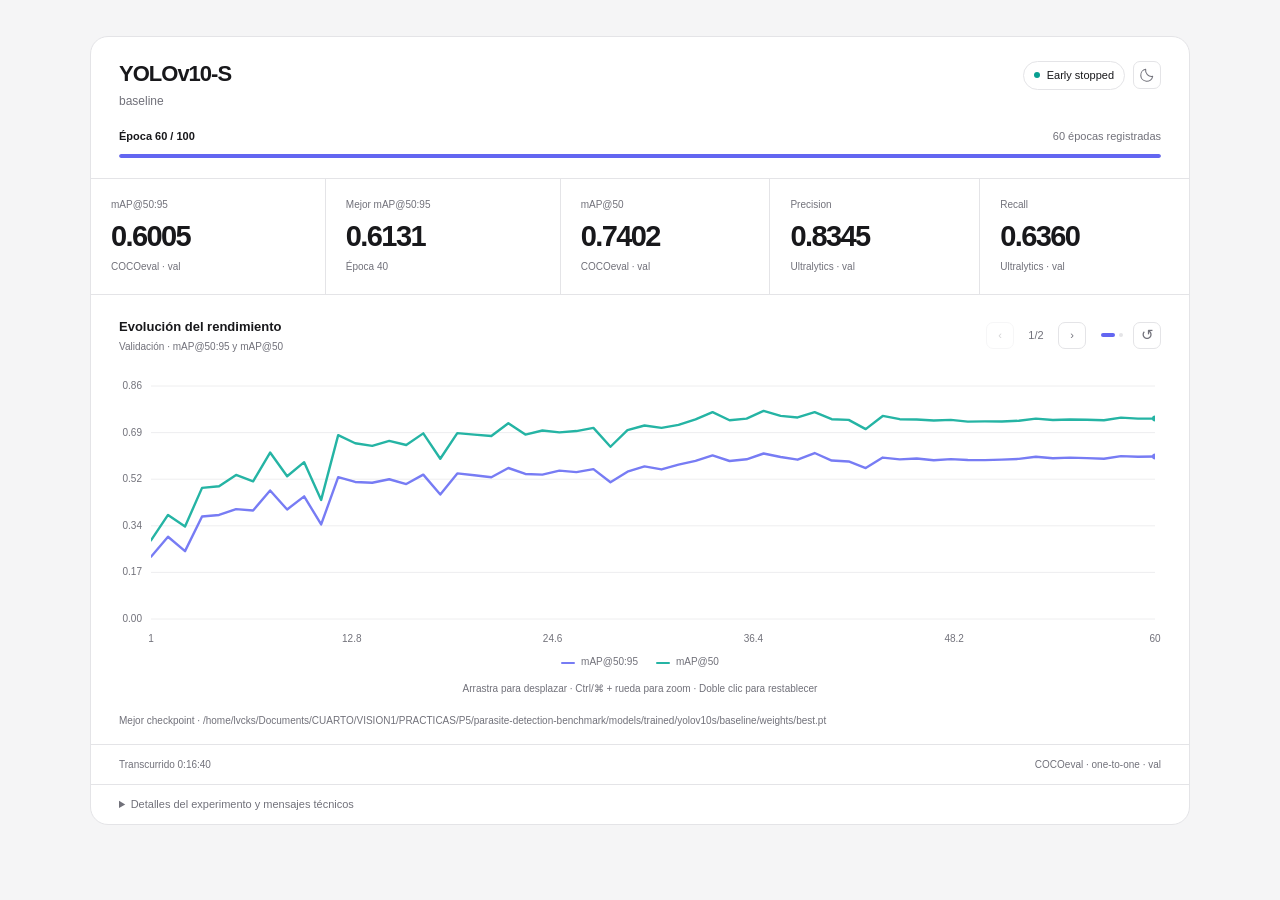
<file: results/metrics/yolov10s/baseline/report.html>
<!doctype html><html lang="es"><meta charset="utf-8"><meta name="viewport" content="width=device-width,initial-scale=1"><title>YOLOv10-S · baseline</title><style>body{margin:0;padding:24px;background:#f5f5f6}@media(prefers-color-scheme:dark){body{background:#0c0c0e}}.td{--bg:#fff;--panel:#fafafa;--text:#18181b;--muted:#71717a;--line:#e4e4e7;--accent:#6366f1;--teal:#089f91;--danger:#dc4444;font-family:Inter,-apple-system,BlinkMacSystemFont,"Segoe UI",sans-serif;color:var(--text);background:var(--bg);border:1px solid var(--line);border-radius:18px;box-sizing:border-box;max-width:1100px;margin:12px auto;overflow:hidden;font-size:13px;line-height:1.5;color-scheme:light dark}
.td *{box-sizing:border-box}.td button,.td input{font:inherit}.td button{cursor:pointer}.td [hidden]{display:none!important}
.td-top{padding:24px 28px 18px;display:flex;align-items:flex-start;justify-content:space-between;gap:20px}.td-eyebrow{font-size:10px;letter-spacing:.15em;text-transform:uppercase;color:var(--muted);font-weight:650;margin-bottom:7px}.td h2{font-size:22px;letter-spacing:-.045em;line-height:1.2;margin:0 0 5px;font-weight:620}.td-run{color:var(--muted);font-size:12px;overflow-wrap:anywhere}.td-status{display:flex;align-items:center;gap:7px;border:1px solid var(--line);border-radius:20px;padding:5px 10px;font-size:11px;white-space:nowrap}.td-dot{width:6px;height:6px;border-radius:50%;background:var(--accent)}.td[data-phase=training] .td-dot,.td[data-phase=validating] .td-dot{animation:td-pulse 1.8s ease-in-out infinite}.td[data-phase=finished] .td-dot{background:var(--teal)}.td[data-phase=error] .td-dot{background:var(--danger)}
.td-progress{padding:0 28px 20px;border-bottom:1px solid var(--line)}.td-progress-copy{display:flex;justify-content:space-between;color:var(--muted);font-size:11px;gap:12px;margin-bottom:9px;font-variant-numeric:tabular-nums}.td-progress-copy strong{color:var(--text);font-weight:550}.td-bar{height:4px;background:var(--line);border-radius:5px;overflow:hidden}.td-bar-fill{height:100%;width:0%;background:var(--accent);border-radius:5px;transition:width 320ms cubic-bezier(.2,.7,.2,1)}
.td-cards{display:grid;grid-template-columns:1.12fr 1.12fr repeat(3,1fr);gap:1px;background:var(--line);border-bottom:1px solid var(--line)}.td-card{background:var(--bg);padding:18px 20px;min-width:0;transition:background 450ms ease}.td-label{font-size:10px;color:var(--muted);margin-bottom:7px;white-space:nowrap}.td-value{font-size:29px;line-height:1.2;font-weight:550;letter-spacing:-.055em;font-variant-numeric:tabular-nums;white-space:nowrap}.td-sub{font-size:10px;min-height:17px;color:var(--muted);margin-top:5px}.td-card.record{animation:td-record 1600ms ease-out}.td-delta{color:var(--teal);margin-left:5px;font-variant-numeric:tabular-nums}
.td-chart-head{display:flex;align-items:center;justify-content:space-between;gap:12px;padding:22px 28px 0}.td-chart-title{font-size:13px;font-weight:600}.td-chart-desc{font-size:10px;color:var(--muted);margin-top:3px}.td-nav{display:flex;align-items:center;gap:10px;font-size:11px;font-variant-numeric:tabular-nums;color:var(--muted)}.td-nav button,.td-reset{border:1px solid var(--line);border-radius:7px;background:var(--bg);color:var(--muted);width:28px;height:27px;display:grid;place-items:center;transition:color 140ms,background 140ms,transform 140ms}.td-nav button:hover,.td-reset:hover{background:var(--panel);color:var(--text);transform:translateY(-1px)}.td-nav button:focus-visible,.td-reset:focus-visible{outline:2px solid var(--accent);outline-offset:3px}.td-pages{display:flex;gap:4px;align-items:center;margin-left:5px}.td-page-dot{width:4px;height:4px;background:var(--line);border-radius:5px;transition:width 300ms,background 300ms}.td-page-dot.active{width:14px;background:var(--accent)}.td-page-count{min-width:24px;text-align:center}
.td-viewport{overflow:hidden;position:relative;margin:8px 12px 0}.td-track{display:flex;transition:transform 300ms cubic-bezier(.22,.68,.25,1);align-items:stretch}.td-slide{flex:0 0 100%;min-width:0;opacity:.35;transition:opacity 300ms ease}.td-slide.active{opacity:1}.td-svg{display:block;width:100%;height:292px;touch-action:pan-y;user-select:none;overflow:visible}.td-axis{fill:var(--muted);font-size:10px;font-variant-numeric:tabular-nums}.td-grid{stroke:var(--line);stroke-width:1;opacity:.6}.td-line{fill:none;stroke-width:2.4;stroke-linecap:round;stroke-linejoin:round}.td-tip{position:absolute;pointer-events:none;max-width:250px;padding:8px 11px;background:var(--bg);border:1px solid var(--line);border-radius:9px;box-shadow:0 4px 24px #00000010;font-size:11px;white-space:pre-line;z-index:3;font-variant-numeric:tabular-nums}.td-cross{stroke:var(--muted);stroke-dasharray:3 4;opacity:.5}.td-empty{fill:var(--muted);font-size:12px}.td-legend{display:flex;gap:18px;justify-content:center;padding:0 20px 12px;color:var(--muted);font-size:10px;min-height:27px;flex-wrap:wrap}.td-swatch{display:inline-block;width:14px;height:2px;margin-right:6px;vertical-align:middle;border-radius:4px}.td-hint{font-size:10px;color:var(--muted);text-align:center;padding-bottom:17px}
.td-footer{display:flex;justify-content:space-between;align-items:center;gap:14px;padding:12px 28px;border-top:1px solid var(--line);font-size:10px;color:var(--muted);font-variant-numeric:tabular-nums}.td-footer a,.td-details a{color:var(--accent);text-decoration:none}.td-protocol{overflow-wrap:anywhere}.td-details{border-top:1px solid var(--line);padding:11px 28px;font-size:11px;color:var(--muted)}.td-details summary{cursor:pointer}.td-details pre{white-space:pre-wrap;overflow-wrap:anywhere;font:10px/1.6 ui-monospace,SFMono-Regular,monospace;max-height:160px;overflow:auto;margin-top:10px}.td-error{margin:0 28px 16px;padding:10px 14px;background:#dc444410;border:1px solid #dc444433;border-radius:8px;color:var(--danger);font-size:12px;white-space:pre-wrap;overflow-wrap:anywhere}.td-checkpoint{padding:0 28px 16px;font-size:10px;color:var(--muted);overflow-wrap:anywhere}.td-static-chart{width:100%;display:block}.td-snapshot-track{display:flex;transition:transform 300ms ease}.td-snapshot-track>section{flex:0 0 100%;width:100%;min-width:0}.td-snapshot{overflow:hidden}.td-radio{position:absolute;opacity:0;width:1px;height:1px}.td-static-controls{display:flex;justify-content:center;gap:12px;padding:8px 20px 18px;color:var(--muted);font-size:11px}.td-static-controls label{cursor:pointer;border:1px solid var(--line);padding:4px 10px;border-radius:6px}.td-static-embed{width:100%;height:650px;border:0;background:transparent}
@keyframes td-pulse{50%{opacity:.35}}@keyframes td-record{0%{background:#089f9122}100%{background:var(--bg)}}
@media(prefers-color-scheme:dark){.td:not([data-theme=light]){--bg:#141416;--panel:#1c1c1f;--text:#ededf0;--muted:#9b9ba4;--line:#2b2b30;--accent:#9294ff;--teal:#4ec7b5;--danger:#fb8181}}
[data-jp-theme-light=false] .td:not([data-theme=light]),.td[data-theme=dark]{--bg:#141416;--panel:#1c1c1f;--text:#ededf0;--muted:#9b9ba4;--line:#2b2b30;--accent:#9294ff;--teal:#4ec7b5;--danger:#fb8181}
/* la elección manual prevalece también sobre estilos de outputs anteriores */
.td[data-theme=light],[data-jp-theme-light] .td[data-theme=light]{--bg:#fff;--panel:#fafafa;--text:#18181b;--muted:#71717a;--line:#e4e4e7;--accent:#6366f1;--teal:#089f91;--danger:#dc4444;color-scheme:light}
.td[data-theme=dark],[data-jp-theme-light] .td[data-theme=dark]{--bg:#141416;--panel:#1c1c1f;--text:#ededf0;--muted:#9b9ba4;--line:#2b2b30;--accent:#9294ff;--teal:#4ec7b5;--danger:#fb8181;color-scheme:dark}
.td-top>div:first-child{min-width:0}.td-header-actions{display:flex;align-items:center;gap:8px;flex-shrink:0}.td-theme{display:grid;place-items:center;width:28px;height:28px;padding:5px;border:1px solid var(--line);border-radius:7px;background:var(--bg);color:var(--muted);transition:background 140ms,color 140ms,transform 140ms}.td-theme:hover{background:var(--panel);color:var(--text);transform:translateY(-1px)}.td-theme:focus-visible{outline:2px solid var(--accent);outline-offset:3px}.td-theme svg{width:16px;height:16px;fill:none;stroke:currentColor;stroke-width:1.6;stroke-linecap:round;stroke-linejoin:round}
html[data-training-theme=light] body{background:#f5f5f6}html[data-training-theme=dark] body{background:#0c0c0e}
@media(max-width:620px){.td-top{padding:20px}.td-progress{padding:0 20px 18px}.td-cards{grid-template-columns:repeat(6,minmax(0,1fr))}.td-card{padding:14px;grid-column:span 2}.td-value{font-size:25px}.td-card:nth-child(1),.td-card:nth-child(2){grid-column:span 3}.td-chart-head{padding:18px 18px 0}.td-svg{height:260px}.td-footer{padding:12px 18px;flex-wrap:wrap}.td-details{padding:10px 18px}.td h2{font-size:20px}.td-nav{gap:6px}}
@media(prefers-reduced-motion:reduce){.td *{animation:none!important;transition:none!important;scroll-behavior:auto!important}}
.td-nav button:disabled{opacity:.3;cursor:default;transform:none}.td-chart-head .td-reset{font-size:15px}
</style><main id="dashboard"><noscript><style>.td{--bg:#fff;--panel:#fafafa;--text:#18181b;--muted:#71717a;--line:#e4e4e7;--accent:#6366f1;--teal:#089f91;--danger:#dc4444;font-family:Inter,-apple-system,BlinkMacSystemFont,"Segoe UI",sans-serif;color:var(--text);background:var(--bg);border:1px solid var(--line);border-radius:18px;box-sizing:border-box;max-width:1100px;margin:12px auto;overflow:hidden;font-size:13px;line-height:1.5;color-scheme:light dark}
.td *{box-sizing:border-box}.td button,.td input{font:inherit}.td button{cursor:pointer}.td [hidden]{display:none!important}
.td-top{padding:24px 28px 18px;display:flex;align-items:flex-start;justify-content:space-between;gap:20px}.td-eyebrow{font-size:10px;letter-spacing:.15em;text-transform:uppercase;color:var(--muted);font-weight:650;margin-bottom:7px}.td h2{font-size:22px;letter-spacing:-.045em;line-height:1.2;margin:0 0 5px;font-weight:620}.td-run{color:var(--muted);font-size:12px;overflow-wrap:anywhere}.td-status{display:flex;align-items:center;gap:7px;border:1px solid var(--line);border-radius:20px;padding:5px 10px;font-size:11px;white-space:nowrap}.td-dot{width:6px;height:6px;border-radius:50%;background:var(--accent)}.td[data-phase=training] .td-dot,.td[data-phase=validating] .td-dot{animation:td-pulse 1.8s ease-in-out infinite}.td[data-phase=finished] .td-dot{background:var(--teal)}.td[data-phase=error] .td-dot{background:var(--danger)}
.td-progress{padding:0 28px 20px;border-bottom:1px solid var(--line)}.td-progress-copy{display:flex;justify-content:space-between;color:var(--muted);font-size:11px;gap:12px;margin-bottom:9px;font-variant-numeric:tabular-nums}.td-progress-copy strong{color:var(--text);font-weight:550}.td-bar{height:4px;background:var(--line);border-radius:5px;overflow:hidden}.td-bar-fill{height:100%;width:0%;background:var(--accent);border-radius:5px;transition:width 320ms cubic-bezier(.2,.7,.2,1)}
.td-cards{display:grid;grid-template-columns:1.12fr 1.12fr repeat(3,1fr);gap:1px;background:var(--line);border-bottom:1px solid var(--line)}.td-card{background:var(--bg);padding:18px 20px;min-width:0;transition:background 450ms ease}.td-label{font-size:10px;color:var(--muted);margin-bottom:7px;white-space:nowrap}.td-value{font-size:29px;line-height:1.2;font-weight:550;letter-spacing:-.055em;font-variant-numeric:tabular-nums;white-space:nowrap}.td-sub{font-size:10px;min-height:17px;color:var(--muted);margin-top:5px}.td-card.record{animation:td-record 1600ms ease-out}.td-delta{color:var(--teal);margin-left:5px;font-variant-numeric:tabular-nums}
.td-chart-head{display:flex;align-items:center;justify-content:space-between;gap:12px;padding:22px 28px 0}.td-chart-title{font-size:13px;font-weight:600}.td-chart-desc{font-size:10px;color:var(--muted);margin-top:3px}.td-nav{display:flex;align-items:center;gap:10px;font-size:11px;font-variant-numeric:tabular-nums;color:var(--muted)}.td-nav button,.td-reset{border:1px solid var(--line);border-radius:7px;background:var(--bg);color:var(--muted);width:28px;height:27px;display:grid;place-items:center;transition:color 140ms,background 140ms,transform 140ms}.td-nav button:hover,.td-reset:hover{background:var(--panel);color:var(--text);transform:translateY(-1px)}.td-nav button:focus-visible,.td-reset:focus-visible{outline:2px solid var(--accent);outline-offset:3px}.td-pages{display:flex;gap:4px;align-items:center;margin-left:5px}.td-page-dot{width:4px;height:4px;background:var(--line);border-radius:5px;transition:width 300ms,background 300ms}.td-page-dot.active{width:14px;background:var(--accent)}.td-page-count{min-width:24px;text-align:center}
.td-viewport{overflow:hidden;position:relative;margin:8px 12px 0}.td-track{display:flex;transition:transform 300ms cubic-bezier(.22,.68,.25,1);align-items:stretch}.td-slide{flex:0 0 100%;min-width:0;opacity:.35;transition:opacity 300ms ease}.td-slide.active{opacity:1}.td-svg{display:block;width:100%;height:292px;touch-action:pan-y;user-select:none;overflow:visible}.td-axis{fill:var(--muted);font-size:10px;font-variant-numeric:tabular-nums}.td-grid{stroke:var(--line);stroke-width:1;opacity:.6}.td-line{fill:none;stroke-width:2.4;stroke-linecap:round;stroke-linejoin:round}.td-tip{position:absolute;pointer-events:none;max-width:250px;padding:8px 11px;background:var(--bg);border:1px solid var(--line);border-radius:9px;box-shadow:0 4px 24px #00000010;font-size:11px;white-space:pre-line;z-index:3;font-variant-numeric:tabular-nums}.td-cross{stroke:var(--muted);stroke-dasharray:3 4;opacity:.5}.td-empty{fill:var(--muted);font-size:12px}.td-legend{display:flex;gap:18px;justify-content:center;padding:0 20px 12px;color:var(--muted);font-size:10px;min-height:27px;flex-wrap:wrap}.td-swatch{display:inline-block;width:14px;height:2px;margin-right:6px;vertical-align:middle;border-radius:4px}.td-hint{font-size:10px;color:var(--muted);text-align:center;padding-bottom:17px}
.td-footer{display:flex;justify-content:space-between;align-items:center;gap:14px;padding:12px 28px;border-top:1px solid var(--line);font-size:10px;color:var(--muted);font-variant-numeric:tabular-nums}.td-footer a,.td-details a{color:var(--accent);text-decoration:none}.td-protocol{overflow-wrap:anywhere}.td-details{border-top:1px solid var(--line);padding:11px 28px;font-size:11px;color:var(--muted)}.td-details summary{cursor:pointer}.td-details pre{white-space:pre-wrap;overflow-wrap:anywhere;font:10px/1.6 ui-monospace,SFMono-Regular,monospace;max-height:160px;overflow:auto;margin-top:10px}.td-error{margin:0 28px 16px;padding:10px 14px;background:#dc444410;border:1px solid #dc444433;border-radius:8px;color:var(--danger);font-size:12px;white-space:pre-wrap;overflow-wrap:anywhere}.td-checkpoint{padding:0 28px 16px;font-size:10px;color:var(--muted);overflow-wrap:anywhere}.td-static-chart{width:100%;display:block}.td-snapshot-track{display:flex;transition:transform 300ms ease}.td-snapshot-track>section{flex:0 0 100%;width:100%;min-width:0}.td-snapshot{overflow:hidden}.td-radio{position:absolute;opacity:0;width:1px;height:1px}.td-static-controls{display:flex;justify-content:center;gap:12px;padding:8px 20px 18px;color:var(--muted);font-size:11px}.td-static-controls label{cursor:pointer;border:1px solid var(--line);padding:4px 10px;border-radius:6px}.td-static-embed{width:100%;height:650px;border:0;background:transparent}
@keyframes td-pulse{50%{opacity:.35}}@keyframes td-record{0%{background:#089f9122}100%{background:var(--bg)}}
@media(prefers-color-scheme:dark){.td:not([data-theme=light]){--bg:#141416;--panel:#1c1c1f;--text:#ededf0;--muted:#9b9ba4;--line:#2b2b30;--accent:#9294ff;--teal:#4ec7b5;--danger:#fb8181}}
[data-jp-theme-light=false] .td:not([data-theme=light]),.td[data-theme=dark]{--bg:#141416;--panel:#1c1c1f;--text:#ededf0;--muted:#9b9ba4;--line:#2b2b30;--accent:#9294ff;--teal:#4ec7b5;--danger:#fb8181}
/* la elección manual prevalece también sobre estilos de outputs anteriores */
.td[data-theme=light],[data-jp-theme-light] .td[data-theme=light]{--bg:#fff;--panel:#fafafa;--text:#18181b;--muted:#71717a;--line:#e4e4e7;--accent:#6366f1;--teal:#089f91;--danger:#dc4444;color-scheme:light}
.td[data-theme=dark],[data-jp-theme-light] .td[data-theme=dark]{--bg:#141416;--panel:#1c1c1f;--text:#ededf0;--muted:#9b9ba4;--line:#2b2b30;--accent:#9294ff;--teal:#4ec7b5;--danger:#fb8181;color-scheme:dark}
.td-top>div:first-child{min-width:0}.td-header-actions{display:flex;align-items:center;gap:8px;flex-shrink:0}.td-theme{display:grid;place-items:center;width:28px;height:28px;padding:5px;border:1px solid var(--line);border-radius:7px;background:var(--bg);color:var(--muted);transition:background 140ms,color 140ms,transform 140ms}.td-theme:hover{background:var(--panel);color:var(--text);transform:translateY(-1px)}.td-theme:focus-visible{outline:2px solid var(--accent);outline-offset:3px}.td-theme svg{width:16px;height:16px;fill:none;stroke:currentColor;stroke-width:1.6;stroke-linecap:round;stroke-linejoin:round}
html[data-training-theme=light] body{background:#f5f5f6}html[data-training-theme=dark] body{background:#0c0c0e}
@media(max-width:620px){.td-top{padding:20px}.td-progress{padding:0 20px 18px}.td-cards{grid-template-columns:repeat(6,minmax(0,1fr))}.td-card{padding:14px;grid-column:span 2}.td-value{font-size:25px}.td-card:nth-child(1),.td-card:nth-child(2){grid-column:span 3}.td-chart-head{padding:18px 18px 0}.td-svg{height:260px}.td-footer{padding:12px 18px;flex-wrap:wrap}.td-details{padding:10px 18px}.td h2{font-size:20px}.td-nav{gap:6px}}
@media(prefers-reduced-motion:reduce){.td *{animation:none!important;transition:none!important;scroll-behavior:auto!important}}
.td-nav button:disabled{opacity:.3;cursor:default;transform:none}.td-chart-head .td-reset{font-size:15px}
#snapshot-b081a2b66da642f0937ff9fd12932e3a-0:checked~.td-snapshot .td-snapshot-track{transform:translateX(-0%)}#snapshot-b081a2b66da642f0937ff9fd12932e3a-1:checked~.td-snapshot .td-snapshot-track{transform:translateX(-100%)}</style><article class="td" data-phase="finished"><header class="td-top"><div><h2>YOLOv10-S</h2><div class="td-run">baseline</div></div><div class="td-status">Early stopped</div></header><div class="td-progress"><div class="td-progress-copy"><strong>Época 60 / 100</strong><span>60 validaciones guardadas</span></div><div class="td-bar"><div class="td-bar-fill" style="width:100%"></div></div></div><section class="td-cards"><div class="td-card"><div class="td-label">mAP@50:95</div><div class="td-value">0.6005</div><div class="td-sub">COCOeval · val</div></div><div class="td-card"><div class="td-label">Mejor mAP@50:95</div><div class="td-value">0.6131</div><div class="td-sub">Época 40</div></div><div class="td-card"><div class="td-label">mAP@50</div><div class="td-value">0.7402</div><div class="td-sub">COCOeval · val</div></div><div class="td-card"><div class="td-label">Precision</div><div class="td-value">0.8345</div><div class="td-sub">Ultralytics · val</div></div><div class="td-card"><div class="td-label">Recall</div><div class="td-value">0.6360</div><div class="td-sub">Ultralytics · val</div></div></section><input class="td-radio" aria-label="Evolución del rendimiento" type="radio" name="snapshot-b081a2b66da642f0937ff9fd12932e3a" id="snapshot-b081a2b66da642f0937ff9fd12932e3a-0" checked><input class="td-radio" aria-label="Evolución de pérdidas" type="radio" name="snapshot-b081a2b66da642f0937ff9fd12932e3a" id="snapshot-b081a2b66da642f0937ff9fd12932e3a-1" ><div class="td-snapshot"><div class="td-snapshot-track"><section><div class="td-chart-head"><div class="td-chart-title">Evolución del rendimiento</div><span class="td-nav">1/2</span></div><img class="td-static-chart" alt="Evolución del rendimiento" src="[data-uri]"></section><section><div class="td-chart-head"><div class="td-chart-title">Evolución de pérdidas</div><span class="td-nav">2/2</span></div><img class="td-static-chart" alt="Evolución de pérdidas" src="[data-uri]"></section></div></div><nav class="td-static-controls" aria-label="Gráficas guardadas"><label for="snapshot-b081a2b66da642f0937ff9fd12932e3a-0">Evolución del rendimiento</label><label for="snapshot-b081a2b66da642f0937ff9fd12932e3a-1">Evolución de pérdidas</label></nav><div class="td-checkpoint">Mejor checkpoint · /home/lvcks/Documents/CUARTO/VISION1/PRACTICAS/P5/parasite-detection-benchmark/models/trained/yolov10s/baseline/weights/best.pt</div><footer class="td-footer"><span>Transcurrido 0:16:40</span><span>COCOeval · one-to-one · val</span></footer><details class="td-details"><summary>Detalles del experimento y mensajes técnicos</summary><pre>{
  &quot;evaluation&quot;: {
    &quot;label&quot;: &quot;COCOeval · one-to-one · val&quot;,
    &quot;evaluator&quot;: &quot;pycocotools COCOeval&quot;,
    &quot;split&quot;: &quot;val&quot;,
    &quot;iou&quot;: &quot;0.50:0.95&quot;,
    &quot;max_dets&quot;: [
      1,
      10,
      100
    ],
    &quot;inference&quot;: &quot;one2one&quot;,
    &quot;nms&quot;: false,
    &quot;score_threshold&quot;: 0.001,
    &quot;max_detections&quot;: 100,
    &quot;weights&quot;: &quot;EMA&quot;,
    &quot;ultralytics_version&quot;: &quot;8.4.215&quot;,
    &quot;precision_recall&quot;: &quot;métricas nativas de Ultralytics, no COCOeval&quot;,
    &quot;loss_reporting&quot;: &quot;suma de componentes nativas publicadas, no escalar del backward&quot;
  },
  &quot;config&quot;: {
    &quot;engine&quot;: &quot;ultralytics&quot;,
    &quot;ultralytics_version&quot;: &quot;8.4.215&quot;,
    &quot;torch_version&quot;: &quot;2.8.0+cu128&quot;,
    &quot;architecture&quot;: &quot;yolov10s&quot;,
    &quot;data_dir&quot;: &quot;/home/lvcks/Documents/CUARTO/VISION1/PRACTICAS/P5/parasite-detection-benchmark/data/preprocessed/parasites-1s07h-dedup&quot;,
    &quot;run_name&quot;: &quot;baseline&quot;,
    &quot;epochs&quot;: 100,
    &quot;batch_size&quot;: 8,
    &quot;image_size&quot;: 640,
    &quot;learning_rate&quot;: 0.01,
    &quot;momentum&quot;: 0.9,
    &quot;weight_decay&quot;: 0.0005,
    &quot;warmup_epochs&quot;: 3.0,
    &quot;nominal_batch_size&quot;: 64,
    &quot;seed&quot;: 42,
    &quot;device&quot;: &quot;cuda:0&quot;,
    &quot;amp&quot;: true,
    &quot;augmentation&quot;: &quot;none&quot;,
    &quot;criterion&quot;: &quot;E2ELoss&quot;,
    &quot;inference&quot;: &quot;one2one&quot;,
    &quot;evaluation&quot;: &quot;pycocotools COCOeval bbox&quot;,
    &quot;score_threshold&quot;: 0.001,
    &quot;max_detections&quot;: 100,
    &quot;selection&quot;: &quot;COCO mAP on validation EMA&quot;,
    &quot;native_args&quot;: {
      &quot;task&quot;: &quot;detect&quot;,
      &quot;mode&quot;: &quot;train&quot;,
      &quot;model&quot;: &quot;/home/lvcks/Documents/CUARTO/VISION1/PRACTICAS/P5/parasite-detection-benchmark/models/pretrained/yolov10s.pt&quot;,
      &quot;data&quot;: &quot;/home/lvcks/Documents/CUARTO/VISION1/PRACTICAS/P5/parasite-detection-benchmark/models/trained/yolov10s/baseline/dataset.yaml&quot;,
      &quot;epochs&quot;: 100,
      &quot;time&quot;: null,
      &quot;patience&quot;: 20,
      &quot;batch&quot;: 8,
      &quot;imgsz&quot;: 640,
      &quot;save&quot;: true,
      &quot;save_period&quot;: -1,
      &quot;cache&quot;: false,
      &quot;device&quot;: &quot;0&quot;,
      &quot;workers&quot;: 0,
      &quot;project&quot;: &quot;/home/lvcks/Documents/CUARTO/VISION1/PRACTICAS/P5/parasite-detection-benchmark/models/trained/yolov10s&quot;,
      &quot;name&quot;: &quot;baseline&quot;,
      &quot;exist_ok&quot;: true,
      &quot;pretrained&quot;: true,
      &quot;cls_remap&quot;: true,
      &quot;optimizer&quot;: &quot;SGD&quot;,
      &quot;verbose&quot;: true,
      &quot;seed&quot;: 42,
      &quot;deterministic&quot;: true,
      &quot;single_cls&quot;: false,
      &quot;rect&quot;: false,
      &quot;cos_lr&quot;: true,
      &quot;close_mosaic&quot;: 0,
      &quot;resume&quot;: false,
      &quot;amp&quot;: true,
      &quot;fraction&quot;: 1.0,
      &quot;profile&quot;: false,
      &quot;freeze&quot;: null,
      &quot;multi_scale&quot;: 0.0,
      &quot;compile&quot;: false,
      &quot;channels_last&quot;: null,
      &quot;overlap_mask&quot;: true,
      &quot;mask_ratio&quot;: 4,
      &quot;dropout&quot;: 0.0,
      &quot;val&quot;: true,
      &quot;split&quot;: &quot;val&quot;,
      &quot;save_json&quot;: false,
      &quot;conf&quot;: 0.001,
      &quot;iou&quot;: null,
      &quot;max_det&quot;: 100,
      &quot;quantize&quot;: null,
      &quot;dnn&quot;: false,
      &quot;plots&quot;: false,
      &quot;nms&quot;: false,
      &quot;tile&quot;: false,
      &quot;source&quot;: null,
      &quot;vid_stride&quot;: 1,
      &quot;stream_buffer&quot;: false,
      &quot;visualize&quot;: false,
      &quot;augment&quot;: false,
      &quot;agnostic_nms&quot;: false,
      &quot;classes&quot;: null,
      &quot;retina_masks&quot;: false,
      &quot;embed&quot;: null,
      &quot;show&quot;: false,
      &quot;save_frames&quot;: false,
      &quot;save_txt&quot;: false,
      &quot;save_conf&quot;: false,
      &quot;save_crop&quot;: false,
      &quot;show_labels&quot;: true,
      &quot;show_conf&quot;: true,
      &quot;show_boxes&quot;: true,
      &quot;line_width&quot;: null,
      &quot;format&quot;: &quot;torchscript&quot;,
      &quot;optimize&quot;: false,
      &quot;dynamic&quot;: false,
      &quot;simplify&quot;: true,
      &quot;opset&quot;: null,
      &quot;workspace&quot;: null,
      &quot;lr0&quot;: 0.01,
      &quot;lrf&quot;: 0.01,
      &quot;momentum&quot;: 0.9,
      &quot;weight_decay&quot;: 0.0005,
      &quot;warmup_epochs&quot;: 3.0,
      &quot;warmup_momentum&quot;: 0.8,
      &quot;warmup_bias_lr&quot;: 0.1,
      &quot;distill_model&quot;: null,
      &quot;dis&quot;: 6.0,
      &quot;box&quot;: 7.5,
      &quot;cls&quot;: 0.5,
      &quot;cls_pw&quot;: 0.0,
      &quot;dfl&quot;: 1.5,
      &quot;pose&quot;: 12.0,
      &quot;kobj&quot;: 1.0,
      &quot;rle&quot;: 1.0,
      &quot;angle&quot;: 1.0,
      &quot;dlog&quot;: 1.0,
      &quot;dgrad&quot;: 0.5,
      &quot;dlam&quot;: 1.0,
      &quot;nbs&quot;: 64,
      &quot;hsv_h&quot;: 0.0,
      &quot;hsv_s&quot;: 0.0,
      &quot;hsv_v&quot;: 0.0,
      &quot;degrees&quot;: 0.0,
      &quot;translate&quot;: 0.0,
      &quot;scale&quot;: 0.0,
      &quot;shear&quot;: 0.0,
      &quot;perspective&quot;: 0.0,
      &quot;flipud&quot;: 0.0,
      &quot;fliplr&quot;: 0.0,
      &quot;bgr&quot;: 0.0,
      &quot;mosaic&quot;: 0.0,
      &quot;mixup&quot;: 0.0,
      &quot;cutmix&quot;: 0.0,
      &quot;copy_paste&quot;: 0.0,
      &quot;copy_paste_mode&quot;: &quot;flip&quot;,
      &quot;auto_augment&quot;: null,
      &quot;erasing&quot;: 0.0,
      &quot;cfg&quot;: null,
      &quot;tracker&quot;: &quot;tracktrack.yaml&quot;,
      &quot;save_dir&quot;: &quot;/home/lvcks/Documents/CUARTO/VISION1/PRACTICAS/P5/parasite-detection-benchmark/models/trained/yolov10s/baseline&quot;
    },
    &quot;validation_shape&quot;: &quot;square imgsz with rect disabled&quot;,
    &quot;loss_reporting&quot;: &quot;sum of native logged components, separate from the backward scalar&quot;
  }
}
Epoch    GPU_mem   box_loss   cls_loss   dfl_loss  Instances       Size
COCO | mAP 0.5939 | mAP50 0.7352
all        215        460      0.845       0.61      0.736      0.594
Epoch    GPU_mem   box_loss   cls_loss   dfl_loss  Instances       Size
COCO | mAP 0.5959 | mAP50 0.7370
all        215        460      0.755       0.68      0.738      0.595
Epoch    GPU_mem   box_loss   cls_loss   dfl_loss  Instances       Size
COCO | mAP 0.5944 | mAP50 0.7358
all        215        460      0.778      0.664      0.737      0.594
Epoch    GPU_mem   box_loss   cls_loss   dfl_loss  Instances       Size
COCO | mAP 0.5921 | mAP50 0.7341
all        215        460      0.799       0.64      0.735      0.592
Epoch    GPU_mem   box_loss   cls_loss   dfl_loss  Instances       Size
COCO | mAP 0.6017 | mAP50 0.7438
all        215        460      0.801       0.66      0.746      0.602
Epoch    GPU_mem   box_loss   cls_loss   dfl_loss  Instances       Size
COCO | mAP 0.5991 | mAP50 0.7400
all        215        460      0.833       0.64      0.742      0.599
Epoch    GPU_mem   box_loss   cls_loss   dfl_loss  Instances       Size
COCO | mAP 0.6004 | mAP50 0.7402
all        215        460      0.835      0.636      0.741        0.6
EarlyStopping: Training stopped early as no improvement observed in last 20 epochs. Best results observed at epoch 40, best model saved as best.pt.
To update EarlyStopping(patience=20) pass a new patience value, i.e. `patience=300` or use `patience=0` to disable EarlyStopping.
60 epochs completed in 0.274 hours.
Optimizer stripped from /home/lvcks/Documents/CUARTO/VISION1/PRACTICAS/P5/parasite-detection-benchmark/models/trained/yolov10s/baseline/weights/last.pt, 16.5MB
Optimizer stripped from /home/lvcks/Documents/CUARTO/VISION1/PRACTICAS/P5/parasite-detection-benchmark/models/trained/yolov10s/baseline/weights/best.pt, 16.5MB
Validating /home/lvcks/Documents/CUARTO/VISION1/PRACTICAS/P5/parasite-detection-benchmark/models/trained/yolov10s/baseline/weights/best.pt...
Ultralytics 8.4.215 🚀 Python-3.11.15 torch-2.8.0+cu128 CUDA:0 (NVIDIA GeForce RTX 3080, 10240MiB)
YOLOv10s summary (fused): 105 layers, 7,221,096 parameters, 0 gradients, 21.5 GFLOPs
COCO | mAP 0.6131 | mAP50 0.7638
all        215        460      0.817       0.69      0.766      0.613
Ancylostoma Spp         28         43      0.825      0.651      0.784      0.682
Ascaris Lumbricoides         37         49      0.836      0.735      0.771      0.655
Enterobius Vermicularis         22        106      0.819      0.755      0.792      0.582
Fasciola Hepatica         26         40      0.728       0.55      0.667      0.548
Hymenolepis         33         43      0.914      0.742      0.835      0.721
Schistosoma         37         66       0.78       0.53      0.664      0.515
Taenia Sp         29         53      0.701      0.774      0.769      0.553
Trichuris Trichiura         29         60      0.935      0.783      0.844      0.648
Speed: 0.1ms preprocess, 21.4ms inference, 0.0ms loss, 0.1ms postprocess per image</pre></details></article></noscript></main><script id="training-data" type="application/json">{"version": 1, "model_name": "YOLOv10-S", "run_name": "baseline", "mode": "report", "phase": "finished", "phase_label": "Validando el mejor checkpoint", "epoch": 60, "total_epochs": 100, "batch": 14, "batches": 14, "history": [{"epoch": 1, "train_loss": 12.00286, "val_loss": 5.44038, "map": 0.22989, "map50": 0.29063, "lr": 0.00331034, "ultralytics_map": 0.22859, "ultralytics_map50": 0.28956, "train/box_loss": 0.91428, "train/cls_loss": 9.93594, "train/dfl_loss": 1.15264, "val/box_loss": 0.83577, "val/cls_loss": 3.47624, "val/dfl_loss": 1.12837, "lr/pg0": 0.00331034, "lr/pg1": 0.00331034, "lr/pg2": 0.0702069, "precision": 0.30951, "recall": 0.38478}, {"epoch": 2, "train_loss": 4.25265, "val_loss": 4.15273, "map": 0.30376, "map50": 0.38431, "lr": 0.00664206, "ultralytics_map": 0.3027, "ultralytics_map50": 0.38387, "train/box_loss": 0.76382, "train/cls_loss": 2.49119, "train/dfl_loss": 0.99764, "val/box_loss": 0.85725, "val/cls_loss": 2.22574, "val/dfl_loss": 1.06974, "lr/pg0": 0.00664206, "lr/pg1": 0.00664206, "lr/pg2": 0.0402053, "precision": 0.43443, "recall": 0.34165}, {"epoch": 3, "train_loss": 3.6783599999999996, "val_loss": 4.60807, "map": 0.25074, "map50": 0.34147, "lr": 0.00996727, "ultralytics_map": 0.24866, "ultralytics_map50": 0.3398, "train/box_loss": 0.77978, "train/cls_loss": 1.9001, "train/dfl_loss": 0.99848, "val/box_loss": 0.98513, "val/cls_loss": 2.46561, "val/dfl_loss": 1.15733, "lr/pg0": 0.00996727, "lr/pg1": 0.00996727, "lr/pg2": 0.0101972, "precision": 0.29923, "recall": 0.40056}, {"epoch": 4, "train_loss": 3.52323, "val_loss": 3.80448, "map": 0.37852, "map50": 0.48439, "lr": 0.00997803, "ultralytics_map": 0.37657, "ultralytics_map50": 0.48396, "train/box_loss": 0.78396, "train/cls_loss": 1.74563, "train/dfl_loss": 0.99364, "val/box_loss": 0.91425, "val/cls_loss": 1.78841, "val/dfl_loss": 1.10182, "lr/pg0": 0.00997803, "lr/pg1": 0.00997803, "lr/pg2": 0.00997803, "precision": 0.5761, "recall": 0.43143}, {"epoch": 5, "train_loss": 3.21916, "val_loss": 3.70343, "map": 0.38429, "map50": 0.49024, "lr": 0.00996097, "ultralytics_map": 0.3815, "ultralytics_map50": 0.48934, "train/box_loss": 0.78668, "train/cls_loss": 1.44694, "train/dfl_loss": 0.98554, "val/box_loss": 0.94328, "val/cls_loss": 1.66952, "val/dfl_loss": 1.09063, "lr/pg0": 0.00996097, "lr/pg1": 0.00996097, "lr/pg2": 0.00996097, "precision": 0.49928, "recall": 0.49487}, {"epoch": 6, "train_loss": 3.0566899999999997, "val_loss": 3.52568, "map": 0.40572, "map50": 0.53212, "lr": 0.00993906, "ultralytics_map": 0.40473, "ultralytics_map50": 0.53208, "train/box_loss": 0.77977, "train/cls_loss": 1.30386, "train/dfl_loss": 0.97306, "val/box_loss": 0.9161, "val/cls_loss": 1.54255, "val/dfl_loss": 1.06703, "lr/pg0": 0.00993906, "lr/pg1": 0.00993906, "lr/pg2": 0.00993906, "precision": 0.58405, "recall": 0.50565}, {"epoch": 7, "train_loss": 2.8629, "val_loss": 3.4324600000000003, "map": 0.4009, "map50": 0.50828, "lr": 0.00991232, "ultralytics_map": 0.39951, "ultralytics_map50": 0.50819, "train/box_loss": 0.76785, "train/cls_loss": 1.13255, "train/dfl_loss": 0.9625, "val/box_loss": 0.83796, "val/cls_loss": 1.56997, "val/dfl_loss": 1.02453, "lr/pg0": 0.00991232, "lr/pg1": 0.00991232, "lr/pg2": 0.00991232, "precision": 0.60351, "recall": 0.47672}, {"epoch": 8, "train_loss": 2.78521, "val_loss": 3.30505, "map": 0.47465, "map50": 0.61475, "lr": 0.00988079, "ultralytics_map": 0.47315, "ultralytics_map50": 0.61517, "train/box_loss": 0.73026, "train/cls_loss": 1.10514, "train/dfl_loss": 0.94981, "val/box_loss": 0.92236, "val/cls_loss": 1.29667, "val/dfl_loss": 1.08602, "lr/pg0": 0.00988079, "lr/pg1": 0.00988079, "lr/pg2": 0.00988079, "precision": 0.60105, "recall": 0.58243}, {"epoch": 9, "train_loss": 2.6217699999999997, "val_loss": 3.58733, "map": 0.40451, "map50": 0.52739, "lr": 0.00984449, "ultralytics_map": 0.40341, "ultralytics_map50": 0.52679, "train/box_loss": 0.72916, "train/cls_loss": 0.94878, "train/dfl_loss": 0.94383, "val/box_loss": 0.91146, "val/cls_loss": 1.599, "val/dfl_loss": 1.07687, "lr/pg0": 0.00984449, "lr/pg1": 0.00984449, "lr/pg2": 0.00984449, "precision": 0.51648, "recall": 0.52951}, {"epoch": 10, "train_loss": 2.5411799999999998, "val_loss": 3.53302, "map": 0.45292, "map50": 0.57919, "lr": 0.00980345, "ultralytics_map": 0.4517, "ultralytics_map50": 0.57891, "train/box_loss": 0.71047, "train/cls_loss": 0.89603, "train/dfl_loss": 0.93468, "val/box_loss": 0.88354, "val/cls_loss": 1.57715, "val/dfl_loss": 1.07233, "lr/pg0": 0.00980345, "lr/pg1": 0.00980345, "lr/pg2": 0.00980345, "precision": 0.55296, "recall": 0.52694}, {"epoch": 11, "train_loss": 2.48718, "val_loss": 4.27548, "map": 0.34923, "map50": 0.43991, "lr": 0.00975773, "ultralytics_map": 0.34493, "ultralytics_map50": 0.43328, "train/box_loss": 0.6948, "train/cls_loss": 0.85691, "train/dfl_loss": 0.93547, "val/box_loss": 0.95753, "val/cls_loss": 2.16833, "val/dfl_loss": 1.14962, "lr/pg0": 0.00975773, "lr/pg1": 0.00975773, "lr/pg2": 0.00975773, "precision": 0.60268, "recall": 0.38712}, {"epoch": 12, "train_loss": 2.35798, "val_loss": 3.1150200000000003, "map": 0.52389, "map50": 0.67923, "lr": 0.00970736, "ultralytics_map": 0.52284, "ultralytics_map50": 0.67946, "train/box_loss": 0.67858, "train/cls_loss": 0.75395, "train/dfl_loss": 0.92545, "val/box_loss": 0.87224, "val/cls_loss": 1.20568, "val/dfl_loss": 1.0371, "lr/pg0": 0.00970736, "lr/pg1": 0.00970736, "lr/pg2": 0.00970736, "precision": 0.65178, "recall": 0.64243}, {"epoch": 13, "train_loss": 2.25807, "val_loss": 3.19203, "map": 0.50624, "map50": 0.64926, "lr": 0.00965239, "ultralytics_map": 0.50563, "ultralytics_map50": 0.64971, "train/box_loss": 0.65997, "train/cls_loss": 0.68223, "train/dfl_loss": 0.91587, "val/box_loss": 0.88442, "val/cls_loss": 1.24589, "val/dfl_loss": 1.06172, "lr/pg0": 0.00965239, "lr/pg1": 0.00965239, "lr/pg2": 0.00965239, "precision": 0.69118, "recall": 0.5491}, {"epoch": 14, "train_loss": 2.2031400000000003, "val_loss": 3.18168, "map": 0.50344, "map50": 0.63952, "lr": 0.00959289, "ultralytics_map": 0.50298, "ultralytics_map50": 0.64003, "train/box_loss": 0.65447, "train/cls_loss": 0.63148, "train/dfl_loss": 0.91719, "val/box_loss": 0.85435, "val/cls_loss": 1.2766, "val/dfl_loss": 1.05073, "lr/pg0": 0.00959289, "lr/pg1": 0.00959289, "lr/pg2": 0.00959289, "precision": 0.65686, "recall": 0.5571}, {"epoch": 15, "train_loss": 2.1358499999999996, "val_loss": 3.27104, "map": 0.51606, "map50": 0.65772, "lr": 0.00952889, "ultralytics_map": 0.51528, "ultralytics_map50": 0.65812, "train/box_loss": 0.62962, "train/cls_loss": 0.60639, "train/dfl_loss": 0.89984, "val/box_loss": 0.88472, "val/cls_loss": 1.31822, "val/dfl_loss": 1.0681, "lr/pg0": 0.00952889, "lr/pg1": 0.00952889, "lr/pg2": 0.00952889, "precision": 0.65691, "recall": 0.61856}, {"epoch": 16, "train_loss": 2.1504900000000005, "val_loss": 3.2239199999999997, "map": 0.4984, "map50": 0.6426, "lr": 0.00946048, "ultralytics_map": 0.49819, "ultralytics_map50": 0.64328, "train/box_loss": 0.61514, "train/cls_loss": 0.63665, "train/dfl_loss": 0.8987, "val/box_loss": 0.89358, "val/cls_loss": 1.26605, "val/dfl_loss": 1.06429, "lr/pg0": 0.00946048, "lr/pg1": 0.00946048, "lr/pg2": 0.00946048, "precision": 0.68322, "recall": 0.58573}, {"epoch": 17, "train_loss": 2.04311, "val_loss": 3.20589, "map": 0.53329, "map50": 0.68561, "lr": 0.00938772, "ultralytics_map": 0.53263, "ultralytics_map50": 0.68631, "train/box_loss": 0.61517, "train/cls_loss": 0.52603, "train/dfl_loss": 0.90191, "val/box_loss": 0.89144, "val/cls_loss": 1.24577, "val/dfl_loss": 1.06868, "lr/pg0": 0.00938772, "lr/pg1": 0.00938772, "lr/pg2": 0.00938772, "precision": 0.63473, "recall": 0.64703}, {"epoch": 18, "train_loss": 1.9782699999999998, "val_loss": 3.3815, "map": 0.45981, "map50": 0.59179, "lr": 0.00931067, "ultralytics_map": 0.45925, "ultralytics_map50": 0.59229, "train/box_loss": 0.59371, "train/cls_loss": 0.49283, "train/dfl_loss": 0.89173, "val/box_loss": 0.89277, "val/cls_loss": 1.42364, "val/dfl_loss": 1.06509, "lr/pg0": 0.00931067, "lr/pg1": 0.00931067, "lr/pg2": 0.00931067, "precision": 0.68, "recall": 0.49515}, {"epoch": 19, "train_loss": 1.96253, "val_loss": 3.09022, "map": 0.53769, "map50": 0.6865, "lr": 0.00922942, "ultralytics_map": 0.53766, "ultralytics_map50": 0.6878, "train/box_loss": 0.58718, "train/cls_loss": 0.4895, "train/dfl_loss": 0.88585, "val/box_loss": 0.8744, "val/cls_loss": 1.17704, "val/dfl_loss": 1.03878, "lr/pg0": 0.00922942, "lr/pg1": 0.00922942, "lr/pg2": 0.00922942, "precision": 0.67841, "recall": 0.66661}, {"epoch": 20, "train_loss": 1.87369, "val_loss": 3.12597, "map": 0.53111, "map50": 0.68091, "lr": 0.00914405, "ultralytics_map": 0.53222, "ultralytics_map50": 0.68315, "train/box_loss": 0.54735, "train/cls_loss": 0.45355, "train/dfl_loss": 0.87279, "val/box_loss": 0.86473, "val/cls_loss": 1.21608, "val/dfl_loss": 1.04516, "lr/pg0": 0.00914405, "lr/pg1": 0.00914405, "lr/pg2": 0.00914405, "precision": 0.70858, "recall": 0.63569}, {"epoch": 21, "train_loss": 1.87686, "val_loss": 3.1856800000000005, "map": 0.52347, "map50": 0.67598, "lr": 0.00905463, "ultralytics_map": 0.52267, "ultralytics_map50": 0.67705, "train/box_loss": 0.57653, "train/cls_loss": 0.42493, "train/dfl_loss": 0.8754, "val/box_loss": 0.874, "val/cls_loss": 1.26886, "val/dfl_loss": 1.04282, "lr/pg0": 0.00905463, "lr/pg1": 0.00905463, "lr/pg2": 0.00905463, "precision": 0.69128, "recall": 0.62337}, {"epoch": 22, "train_loss": 1.79196, "val_loss": 3.0945, "map": 0.55774, "map50": 0.72326, "lr": 0.00896127, "ultralytics_map": 0.55746, "ultralytics_map50": 0.72442, "train/box_loss": 0.54486, "train/cls_loss": 0.37524, "train/dfl_loss": 0.87186, "val/box_loss": 0.90102, "val/cls_loss": 1.12391, "val/dfl_loss": 1.06957, "lr/pg0": 0.00896127, "lr/pg1": 0.00896127, "lr/pg2": 0.00896127, "precision": 0.75589, "recall": 0.60945}, {"epoch": 23, "train_loss": 1.75196, "val_loss": 3.2999, "map": 0.53573, "map50": 0.68125, "lr": 0.00886404, "ultralytics_map": 0.53539, "ultralytics_map50": 0.68258, "train/box_loss": 0.51774, "train/cls_loss": 0.36941, "train/dfl_loss": 0.86481, "val/box_loss": 0.87748, "val/cls_loss": 1.3603, "val/dfl_loss": 1.06212, "lr/pg0": 0.00886404, "lr/pg1": 0.00886404, "lr/pg2": 0.00886404, "precision": 0.67475, "recall": 0.62937}, {"epoch": 24, "train_loss": 1.7667099999999998, "val_loss": 3.1651299999999996, "map": 0.53342, "map50": 0.69612, "lr": 0.00876305, "ultralytics_map": 0.53206, "ultralytics_map50": 0.69647, "train/box_loss": 0.50955, "train/cls_loss": 0.39947, "train/dfl_loss": 0.85769, "val/box_loss": 0.88977, "val/cls_loss": 1.21987, "val/dfl_loss": 1.05549, "lr/pg0": 0.00876305, "lr/pg1": 0.00876305, "lr/pg2": 0.00876305, "precision": 0.74419, "recall": 0.60263}, {"epoch": 25, "train_loss": 1.7230699999999999, "val_loss": 3.1912700000000003, "map": 0.5481, "map50": 0.68934, "lr": 0.00865839, "ultralytics_map": 0.54738, "ultralytics_map50": 0.69033, "train/box_loss": 0.50955, "train/cls_loss": 0.35708, "train/dfl_loss": 0.85644, "val/box_loss": 0.85616, "val/cls_loss": 1.29461, "val/dfl_loss": 1.0405, "lr/pg0": 0.00865839, "lr/pg1": 0.00865839, "lr/pg2": 0.00865839, "precision": 0.72216, "recall": 0.61368}, {"epoch": 26, "train_loss": 1.66977, "val_loss": 3.22581, "map": 0.54255, "map50": 0.69417, "lr": 0.00855018, "ultralytics_map": 0.5424, "ultralytics_map50": 0.69554, "train/box_loss": 0.48359, "train/cls_loss": 0.33463, "train/dfl_loss": 0.85155, "val/box_loss": 0.88885, "val/cls_loss": 1.26768, "val/dfl_loss": 1.06928, "lr/pg0": 0.00855018, "lr/pg1": 0.00855018, "lr/pg2": 0.00855018, "precision": 0.75766, "recall": 0.57593}, {"epoch": 27, "train_loss": 1.6612900000000002, "val_loss": 3.11498, "map": 0.55372, "map50": 0.70602, "lr": 0.00843851, "ultralytics_map": 0.5536, "ultralytics_map50": 0.70679, "train/box_loss": 0.47828, "train/cls_loss": 0.32965, "train/dfl_loss": 0.85336, "val/box_loss": 0.85437, "val/cls_loss": 1.21168, "val/dfl_loss": 1.04893, "lr/pg0": 0.00843851, "lr/pg1": 0.00843851, "lr/pg2": 0.00843851, "precision": 0.75905, "recall": 0.64057}, {"epoch": 28, "train_loss": 1.68679, "val_loss": 3.3669200000000004, "map": 0.50485, "map50": 0.63618, "lr": 0.00832349, "ultralytics_map": 0.50394, "ultralytics_map50": 0.63692, "train/box_loss": 0.48522, "train/cls_loss": 0.35151, "train/dfl_loss": 0.85006, "val/box_loss": 0.87426, "val/cls_loss": 1.42192, "val/dfl_loss": 1.07074, "lr/pg0": 0.00832349, "lr/pg1": 0.00832349, "lr/pg2": 0.00832349, "precision": 0.67924, "recall": 0.61066}, {"epoch": 29, "train_loss": 1.6559, "val_loss": 3.2231300000000003, "map": 0.54424, "map50": 0.69739, "lr": 0.00820525, "ultralytics_map": 0.54393, "ultralytics_map50": 0.69871, "train/box_loss": 0.46504, "train/cls_loss": 0.34596, "train/dfl_loss": 0.8449, "val/box_loss": 0.89083, "val/cls_loss": 1.26865, "val/dfl_loss": 1.06365, "lr/pg0": 0.00820525, "lr/pg1": 0.00820525, "lr/pg2": 0.00820525, "precision": 0.69516, "recall": 0.65673}, {"epoch": 30, "train_loss": 1.59671, "val_loss": 3.0780899999999995, "map": 0.56356, "map50": 0.71479, "lr": 0.00808389, "ultralytics_map": 0.56348, "ultralytics_map50": 0.71612, "train/box_loss": 0.45276, "train/cls_loss": 0.30667, "train/dfl_loss": 0.83728, "val/box_loss": 0.84464, "val/cls_loss": 1.19343, "val/dfl_loss": 1.04002, "lr/pg0": 0.00808389, "lr/pg1": 0.00808389, "lr/pg2": 0.00808389, "precision": 0.7832, "recall": 0.61958}, {"epoch": 31, "train_loss": 1.5413700000000001, "val_loss": 3.0965, "map": 0.5524, "map50": 0.70614, "lr": 0.00795954, "ultralytics_map": 0.55176, "ultralytics_map50": 0.70732, "train/box_loss": 0.44989, "train/cls_loss": 0.25036, "train/dfl_loss": 0.84112, "val/box_loss": 0.85363, "val/cls_loss": 1.19454, "val/dfl_loss": 1.04833, "lr/pg0": 0.00795954, "lr/pg1": 0.00795954, "lr/pg2": 0.00795954, "precision": 0.66545, "recall": 0.65693}, {"epoch": 32, "train_loss": 1.49857, "val_loss": 3.09099, "map": 0.57016, "map50": 0.7168, "lr": 0.00783231, "ultralytics_map": 0.56967, "ultralytics_map50": 0.71786, "train/box_loss": 0.43451, "train/cls_loss": 0.22605, "train/dfl_loss": 0.83801, "val/box_loss": 0.84038, "val/cls_loss": 1.19915, "val/dfl_loss": 1.05146, "lr/pg0": 0.00783231, "lr/pg1": 0.00783231, "lr/pg2": 0.00783231, "precision": 0.77043, "recall": 0.64942}, {"epoch": 33, "train_loss": 1.4828199999999998, "val_loss": 3.15161, "map": 0.58419, "map50": 0.73714, "lr": 0.00770234, "ultralytics_map": 0.58406, "ultralytics_map50": 0.73875, "train/box_loss": 0.42123, "train/cls_loss": 0.22769, "train/dfl_loss": 0.8339, "val/box_loss": 0.84757, "val/cls_loss": 1.25539, "val/dfl_loss": 1.04865, "lr/pg0": 0.00770234, "lr/pg1": 0.00770234, "lr/pg2": 0.00770234, "precision": 0.74476, "recall": 0.68435}, {"epoch": 34, "train_loss": 1.46068, "val_loss": 3.0143899999999997, "map": 0.60405, "map50": 0.76425, "lr": 0.00756976, "ultralytics_map": 0.60371, "ultralytics_map50": 0.76598, "train/box_loss": 0.41112, "train/cls_loss": 0.22198, "train/dfl_loss": 0.82758, "val/box_loss": 0.85275, "val/cls_loss": 1.11931, "val/dfl_loss": 1.04233, "lr/pg0": 0.00756976, "lr/pg1": 0.00756976, "lr/pg2": 0.00756976, "precision": 0.83857, "recall": 0.67859}, {"epoch": 35, "train_loss": 1.42694, "val_loss": 3.09413, "map": 0.58359, "map50": 0.734, "lr": 0.00743468, "ultralytics_map": 0.58403, "ultralytics_map50": 0.73622, "train/box_loss": 0.38776, "train/cls_loss": 0.21403, "train/dfl_loss": 0.82515, "val/box_loss": 0.83268, "val/cls_loss": 1.21288, "val/dfl_loss": 1.04857, "lr/pg0": 0.00743468, "lr/pg1": 0.00743468, "lr/pg2": 0.00743468, "precision": 0.74604, "recall": 0.70161}, {"epoch": 36, "train_loss": 1.41797, "val_loss": 3.03787, "map": 0.58995, "map50": 0.73993, "lr": 0.00729725, "ultralytics_map": 0.58899, "ultralytics_map50": 0.74094, "train/box_loss": 0.38677, "train/cls_loss": 0.21068, "train/dfl_loss": 0.82052, "val/box_loss": 0.83132, "val/cls_loss": 1.16458, "val/dfl_loss": 1.04197, "lr/pg0": 0.00729725, "lr/pg1": 0.00729725, "lr/pg2": 0.00729725, "precision": 0.76288, "recall": 0.68821}, {"epoch": 37, "train_loss": 1.3934199999999999, "val_loss": 3.0233, "map": 0.61125, "map50": 0.76839, "lr": 0.00715761, "ultralytics_map": 0.61094, "ultralytics_map50": 0.77049, "train/box_loss": 0.38732, "train/cls_loss": 0.18581, "train/dfl_loss": 0.82029, "val/box_loss": 0.83589, "val/cls_loss": 1.14689, "val/dfl_loss": 1.04052, "lr/pg0": 0.00715761, "lr/pg1": 0.00715761, "lr/pg2": 0.00715761, "precision": 0.85247, "recall": 0.65127}, {"epoch": 38, "train_loss": 1.34914, "val_loss": 3.17185, "map": 0.59845, "map50": 0.75027, "lr": 0.00701588, "ultralytics_map": 0.59856, "ultralytics_map50": 0.75159, "train/box_loss": 0.35235, "train/cls_loss": 0.17991, "train/dfl_loss": 0.81688, "val/box_loss": 0.83325, "val/cls_loss": 1.29823, "val/dfl_loss": 1.04037, "lr/pg0": 0.00701588, "lr/pg1": 0.00701588, "lr/pg2": 0.00701588, "precision": 0.8165, "recall": 0.65852}, {"epoch": 39, "train_loss": 1.32971, "val_loss": 3.1238900000000003, "map": 0.58846, "map50": 0.74444, "lr": 0.00687222, "ultralytics_map": 0.58779, "ultralytics_map50": 0.74589, "train/box_loss": 0.35886, "train/cls_loss": 0.15673, "train/dfl_loss": 0.81412, "val/box_loss": 0.83615, "val/cls_loss": 1.24793, "val/dfl_loss": 1.03981, "lr/pg0": 0.00687222, "lr/pg1": 0.00687222, "lr/pg2": 0.00687222, "precision": 0.77315, "recall": 0.69028}, {"epoch": 40, "train_loss": 1.31732, "val_loss": 3.0480599999999995, "map": 0.6131, "map50": 0.7638, "lr": 0.00672675, "ultralytics_map": 0.61308, "ultralytics_map50": 0.7659, "train/box_loss": 0.35155, "train/cls_loss": 0.15196, "train/dfl_loss": 0.81381, "val/box_loss": 0.82129, "val/cls_loss": 1.19657, "val/dfl_loss": 1.0302, "lr/pg0": 0.00672675, "lr/pg1": 0.00672675, "lr/pg2": 0.00672675, "precision": 0.81718, "recall": 0.69096}, {"epoch": 41, "train_loss": 1.28372, "val_loss": 3.17178, "map": 0.5852, "map50": 0.73801, "lr": 0.00657963, "ultralytics_map": 0.5851, "ultralytics_map50": 0.73964, "train/box_loss": 0.33112, "train/cls_loss": 0.14131, "train/dfl_loss": 0.81129, "val/box_loss": 0.82254, "val/cls_loss": 1.3218, "val/dfl_loss": 1.02744, "lr/pg0": 0.00657963, "lr/pg1": 0.00657963, "lr/pg2": 0.00657963, "precision": 0.80914, "recall": 0.6715}, {"epoch": 42, "train_loss": 1.26404, "val_loss": 3.2005, "map": 0.58176, "map50": 0.73554, "lr": 0.00643101, "ultralytics_map": 0.58174, "ultralytics_map50": 0.73738, "train/box_loss": 0.32275, "train/cls_loss": 0.13306, "train/dfl_loss": 0.80823, "val/box_loss": 0.83751, "val/cls_loss": 1.32275, "val/dfl_loss": 1.04024, "lr/pg0": 0.00643101, "lr/pg1": 0.00643101, "lr/pg2": 0.00643101, "precision": 0.83711, "recall": 0.5996}, {"epoch": 43, "train_loss": 1.25697, "val_loss": 3.29007, "map": 0.55737, "map50": 0.70127, "lr": 0.00628101, "ultralytics_map": 0.55735, "ultralytics_map50": 0.70271, "train/box_loss": 0.31324, "train/cls_loss": 0.1378, "train/dfl_loss": 0.80593, "val/box_loss": 0.83184, "val/cls_loss": 1.41759, "val/dfl_loss": 1.04064, "lr/pg0": 0.00628101, "lr/pg1": 0.00628101, "lr/pg2": 0.00628101, "precision": 0.75858, "recall": 0.62396}, {"epoch": 44, "train_loss": 1.24057, "val_loss": 3.13816, "map": 0.59624, "map50": 0.75001, "lr": 0.00612981, "ultralytics_map": 0.59627, "ultralytics_map50": 0.75186, "train/box_loss": 0.30558, "train/cls_loss": 0.13337, "train/dfl_loss": 0.80162, "val/box_loss": 0.82181, "val/cls_loss": 1.27941, "val/dfl_loss": 1.03694, "lr/pg0": 0.00612981, "lr/pg1": 0.00612981, "lr/pg2": 0.00612981, "precision": 0.82315, "recall": 0.63999}, {"epoch": 45, "train_loss": 1.23171, "val_loss": 3.15764, "map": 0.58955, "map50": 0.73802, "lr": 0.00597754, "ultralytics_map": 0.58947, "ultralytics_map50": 0.73962, "train/box_loss": 0.30617, "train/cls_loss": 0.12119, "train/dfl_loss": 0.80435, "val/box_loss": 0.82259, "val/cls_loss": 1.30362, "val/dfl_loss": 1.03143, "lr/pg0": 0.00597754, "lr/pg1": 0.00597754, "lr/pg2": 0.00597754, "precision": 0.79405, "recall": 0.63256}, {"epoch": 46, "train_loss": 1.22201, "val_loss": 3.15154, "map": 0.59281, "map50": 0.73664, "lr": 0.00582435, "ultralytics_map": 0.59257, "ultralytics_map50": 0.73816, "train/box_loss": 0.30055, "train/cls_loss": 0.12067, "train/dfl_loss": 0.80079, "val/box_loss": 0.82356, "val/cls_loss": 1.28627, "val/dfl_loss": 1.04171, "lr/pg0": 0.00582435, "lr/pg1": 0.00582435, "lr/pg2": 0.00582435, "precision": 0.77923, "recall": 0.64673}, {"epoch": 47, "train_loss": 1.19633, "val_loss": 3.1591700000000005, "map": 0.58624, "map50": 0.73333, "lr": 0.0056704, "ultralytics_map": 0.58624, "ultralytics_map50": 0.7349, "train/box_loss": 0.28557, "train/cls_loss": 0.10925, "train/dfl_loss": 0.80151, "val/box_loss": 0.81718, "val/cls_loss": 1.29998, "val/dfl_loss": 1.04201, "lr/pg0": 0.0056704, "lr/pg1": 0.0056704, "lr/pg2": 0.0056704, "precision": 0.75221, "recall": 0.66342}, {"epoch": 48, "train_loss": 1.1771, "val_loss": 3.18462, "map": 0.59061, "map50": 0.73536, "lr": 0.00551584, "ultralytics_map": 0.59008, "ultralytics_map50": 0.73682, "train/box_loss": 0.27185, "train/cls_loss": 0.10754, "train/dfl_loss": 0.79771, "val/box_loss": 0.82914, "val/cls_loss": 1.3187, "val/dfl_loss": 1.03678, "lr/pg0": 0.00551584, "lr/pg1": 0.00551584, "lr/pg2": 0.00551584, "precision": 0.80449, "recall": 0.65882}, {"epoch": 49, "train_loss": 1.17694, "val_loss": 3.18095, "map": 0.58707, "map50": 0.72919, "lr": 0.00536081, "ultralytics_map": 0.58666, "ultralytics_map50": 0.73047, "train/box_loss": 0.27584, "train/cls_loss": 0.10438, "train/dfl_loss": 0.79672, "val/box_loss": 0.81483, "val/cls_loss": 1.33466, "val/dfl_loss": 1.03146, "lr/pg0": 0.00536081, "lr/pg1": 0.00536081, "lr/pg2": 0.00536081, "precision": 0.77419, "recall": 0.65434}, {"epoch": 50, "train_loss": 1.14833, "val_loss": 3.2516800000000003, "map": 0.58666, "map50": 0.72982, "lr": 0.00520548, "ultralytics_map": 0.58606, "ultralytics_map50": 0.73043, "train/box_loss": 0.25953, "train/cls_loss": 0.09606, "train/dfl_loss": 0.79274, "val/box_loss": 0.82021, "val/cls_loss": 1.39694, "val/dfl_loss": 1.03453, "lr/pg0": 0.00520548, "lr/pg1": 0.00520548, "lr/pg2": 0.00520548, "precision": 0.8023, "recall": 0.65625}, {"epoch": 51, "train_loss": 1.12336, "val_loss": 3.1682499999999996, "map": 0.5887, "map50": 0.72952, "lr": 0.00505, "ultralytics_map": 0.58774, "ultralytics_map50": 0.73004, "train/box_loss": 0.24111, "train/cls_loss": 0.09072, "train/dfl_loss": 0.79153, "val/box_loss": 0.80477, "val/cls_loss": 1.33828, "val/dfl_loss": 1.0252, "lr/pg0": 0.00505, "lr/pg1": 0.00505, "lr/pg2": 0.00505, "precision": 0.77307, "recall": 0.66916}, {"epoch": 52, "train_loss": 1.11855, "val_loss": 3.18803, "map": 0.59136, "map50": 0.73224, "lr": 0.00489452, "ultralytics_map": 0.59074, "ultralytics_map50": 0.73329, "train/box_loss": 0.23777, "train/cls_loss": 0.09077, "train/dfl_loss": 0.79001, "val/box_loss": 0.81065, "val/cls_loss": 1.34991, "val/dfl_loss": 1.02747, "lr/pg0": 0.00489452, "lr/pg1": 0.00489452, "lr/pg2": 0.00489452, "precision": 0.77852, "recall": 0.65066}, {"epoch": 53, "train_loss": 1.1035300000000001, "val_loss": 3.1743300000000003, "map": 0.59912, "map50": 0.74006, "lr": 0.00473919, "ultralytics_map": 0.59982, "ultralytics_map50": 0.74201, "train/box_loss": 0.23216, "train/cls_loss": 0.08288, "train/dfl_loss": 0.78849, "val/box_loss": 0.81185, "val/cls_loss": 1.33161, "val/dfl_loss": 1.03087, "lr/pg0": 0.00473919, "lr/pg1": 0.00473919, "lr/pg2": 0.00473919, "precision": 0.7943, "recall": 0.66001}, {"epoch": 54, "train_loss": 1.0884800000000001, "val_loss": 3.20897, "map": 0.59389, "map50": 0.73516, "lr": 0.00458416, "ultralytics_map": 0.59383, "ultralytics_map50": 0.7363, "train/box_loss": 0.22073, "train/cls_loss": 0.08174, "train/dfl_loss": 0.78601, "val/box_loss": 0.81555, "val/cls_loss": 1.35726, "val/dfl_loss": 1.03616, "lr/pg0": 0.00458416, "lr/pg1": 0.00458416, "lr/pg2": 0.00458416, "precision": 0.84519, "recall": 0.6096}, {"epoch": 55, "train_loss": 1.09423, "val_loss": 3.1742399999999997, "map": 0.59587, "map50": 0.73699, "lr": 0.0044296, "ultralytics_map": 0.5952, "ultralytics_map50": 0.73775, "train/box_loss": 0.22714, "train/cls_loss": 0.08071, "train/dfl_loss": 0.78638, "val/box_loss": 0.80862, "val/cls_loss": 1.33655, "val/dfl_loss": 1.02907, "lr/pg0": 0.0044296, "lr/pg1": 0.0044296, "lr/pg2": 0.0044296, "precision": 0.75529, "recall": 0.67996}, {"epoch": 56, "train_loss": 1.06482, "val_loss": 3.203, "map": 0.59438, "map50": 0.73579, "lr": 0.00427565, "ultralytics_map": 0.59421, "ultralytics_map50": 0.73706, "train/box_loss": 0.20778, "train/cls_loss": 0.07306, "train/dfl_loss": 0.78398, "val/box_loss": 0.80761, "val/cls_loss": 1.36388, "val/dfl_loss": 1.03151, "lr/pg0": 0.00427565, "lr/pg1": 0.00427565, "lr/pg2": 0.00427565, "precision": 0.77795, "recall": 0.66372}, {"epoch": 57, "train_loss": 1.06877, "val_loss": 3.22323, "map": 0.59213, "map50": 0.73408, "lr": 0.00412246, "ultralytics_map": 0.59238, "ultralytics_map50": 0.73542, "train/box_loss": 0.20828, "train/cls_loss": 0.07235, "train/dfl_loss": 0.78814, "val/box_loss": 0.80805, "val/cls_loss": 1.3836, "val/dfl_loss": 1.03158, "lr/pg0": 0.00412246, "lr/pg1": 0.00412246, "lr/pg2": 0.00412246, "precision": 0.79889, "recall": 0.63975}, {"epoch": 58, "train_loss": 1.04504, "val_loss": 3.19275, "map": 0.60173, "map50": 0.74378, "lr": 0.00397019, "ultralytics_map": 0.60215, "ultralytics_map50": 0.74585, "train/box_loss": 0.19332, "train/cls_loss": 0.06802, "train/dfl_loss": 0.7837, "val/box_loss": 0.81417, "val/cls_loss": 1.34906, "val/dfl_loss": 1.02952, "lr/pg0": 0.00397019, "lr/pg1": 0.00397019, "lr/pg2": 0.00397019, "precision": 0.8005, "recall": 0.65951}, {"epoch": 59, "train_loss": 1.04177, "val_loss": 3.19758, "map": 0.59909, "map50": 0.74005, "lr": 0.00381899, "ultralytics_map": 0.5993, "ultralytics_map50": 0.74174, "train/box_loss": 0.1912, "train/cls_loss": 0.06767, "train/dfl_loss": 0.7829, "val/box_loss": 0.80416, "val/cls_loss": 1.36604, "val/dfl_loss": 1.02738, "lr/pg0": 0.00381899, "lr/pg1": 0.00381899, "lr/pg2": 0.00381899, "precision": 0.83313, "recall": 0.63971}, {"epoch": 60, "train_loss": 1.03909, "val_loss": 3.24125, "map": 0.60045, "map50": 0.74017, "lr": 0.00366899, "ultralytics_map": 0.60033, "ultralytics_map50": 0.74124, "train/box_loss": 0.19, "train/cls_loss": 0.06675, "train/dfl_loss": 0.78234, "val/box_loss": 0.82121, "val/cls_loss": 1.3844, "val/dfl_loss": 1.03564, "lr/pg0": 0.00366899, "lr/pg1": 0.00366899, "lr/pg2": 0.00366899, "precision": 0.8345, "recall": 0.63604}], "best": {"map": 0.6131, "epoch": 40}, "elapsed_seconds": 1000.1100395630001, "eta_seconds": null, "evaluation": {"label": "COCOeval · one-to-one · val", "evaluator": "pycocotools COCOeval", "split": "val", "iou": "0.50:0.95", "max_dets": [1, 10, 100], "inference": "one2one", "nms": false, "score_threshold": 0.001, "max_detections": 100, "weights": "EMA", "ultralytics_version": "8.4.215", "precision_recall": "métricas nativas de Ultralytics, no COCOeval", "loss_reporting": "suma de componentes nativas publicadas, no escalar del backward"}, "metric_sources": {"map": "COCOeval · val", "map50": "COCOeval · val", "precision": "Ultralytics · val", "recall": "Ultralytics · val"}, "config": {"engine": "ultralytics", "ultralytics_version": "8.4.215", "torch_version": "2.8.0+cu128", "architecture": "yolov10s", "data_dir": "/home/lvcks/Documents/CUARTO/VISION1/PRACTICAS/P5/parasite-detection-benchmark/data/preprocessed/parasites-1s07h-dedup", "run_name": "baseline", "epochs": 100, "batch_size": 8, "image_size": 640, "learning_rate": 0.01, "momentum": 0.9, "weight_decay": 0.0005, "warmup_epochs": 3.0, "nominal_batch_size": 64, "seed": 42, "device": "cuda:0", "amp": true, "augmentation": "none", "criterion": "E2ELoss", "inference": "one2one", "evaluation": "pycocotools COCOeval bbox", "score_threshold": 0.001, "max_detections": 100, "selection": "COCO mAP on validation EMA", "native_args": {"task": "detect", "mode": "train", "model": "/home/lvcks/Documents/CUARTO/VISION1/PRACTICAS/P5/parasite-detection-benchmark/models/pretrained/yolov10s.pt", "data": "/home/lvcks/Documents/CUARTO/VISION1/PRACTICAS/P5/parasite-detection-benchmark/models/trained/yolov10s/baseline/dataset.yaml", "epochs": 100, "time": null, "patience": 20, "batch": 8, "imgsz": 640, "save": true, "save_period": -1, "cache": false, "device": "0", "workers": 0, "project": "/home/lvcks/Documents/CUARTO/VISION1/PRACTICAS/P5/parasite-detection-benchmark/models/trained/yolov10s", "name": "baseline", "exist_ok": true, "pretrained": true, "cls_remap": true, "optimizer": "SGD", "verbose": true, "seed": 42, "deterministic": true, "single_cls": false, "rect": false, "cos_lr": true, "close_mosaic": 0, "resume": false, "amp": true, "fraction": 1.0, "profile": false, "freeze": null, "multi_scale": 0.0, "compile": false, "channels_last": null, "overlap_mask": true, "mask_ratio": 4, "dropout": 0.0, "val": true, "split": "val", "save_json": false, "conf": 0.001, "iou": null, "max_det": 100, "quantize": null, "dnn": false, "plots": false, "nms": false, "tile": false, "source": null, "vid_stride": 1, "stream_buffer": false, "visualize": false, "augment": false, "agnostic_nms": false, "classes": null, "retina_masks": false, "embed": null, "show": false, "save_frames": false, "save_txt": false, "save_conf": false, "save_crop": false, "show_labels": true, "show_conf": true, "show_boxes": true, "line_width": null, "format": "torchscript", "optimize": false, "dynamic": false, "simplify": true, "opset": null, "workspace": null, "lr0": 0.01, "lrf": 0.01, "momentum": 0.9, "weight_decay": 0.0005, "warmup_epochs": 3.0, "warmup_momentum": 0.8, "warmup_bias_lr": 0.1, "distill_model": null, "dis": 6.0, "box": 7.5, "cls": 0.5, "cls_pw": 0.0, "dfl": 1.5, "pose": 12.0, "kobj": 1.0, "rle": 1.0, "angle": 1.0, "dlog": 1.0, "dgrad": 0.5, "dlam": 1.0, "nbs": 64, "hsv_h": 0.0, "hsv_s": 0.0, "hsv_v": 0.0, "degrees": 0.0, "translate": 0.0, "scale": 0.0, "shear": 0.0, "perspective": 0.0, "flipud": 0.0, "fliplr": 0.0, "bgr": 0.0, "mosaic": 0.0, "mixup": 0.0, "cutmix": 0.0, "copy_paste": 0.0, "copy_paste_mode": "flip", "auto_augment": null, "erasing": 0.0, "cfg": null, "tracker": "tracktrack.yaml", "save_dir": "/home/lvcks/Documents/CUARTO/VISION1/PRACTICAS/P5/parasite-detection-benchmark/models/trained/yolov10s/baseline"}, "validation_shape": "square imgsz with rect disabled", "loss_reporting": "sum of native logged components, separate from the backward scalar"}, "views": [{"id": "performance", "title": "Evolución del rendimiento", "description": "Validación · mAP@50:95 y mAP@50", "series": [{"key": "map", "label": "mAP@50:95", "color": "#777cf4"}, {"key": "map50", "label": "mAP@50", "color": "#25b4a4"}]}, {"id": "loss", "title": "Evolución de pérdidas", "description": "Las pérdidas pertenecen a este experimento y a su definición de loss", "series": [{"key": "train_loss", "label": "Train loss", "color": "#777cf4"}, {"key": "val_loss", "label": "Validation loss", "color": "#e9a15f"}]}], "logs": ["Epoch    GPU_mem   box_loss   cls_loss   dfl_loss  Instances       Size", "COCO | mAP 0.5939 | mAP50 0.7352", "all        215        460      0.845       0.61      0.736      0.594", "Epoch    GPU_mem   box_loss   cls_loss   dfl_loss  Instances       Size", "COCO | mAP 0.5959 | mAP50 0.7370", "all        215        460      0.755       0.68      0.738      0.595", "Epoch    GPU_mem   box_loss   cls_loss   dfl_loss  Instances       Size", "COCO | mAP 0.5944 | mAP50 0.7358", "all        215        460      0.778      0.664      0.737      0.594", "Epoch    GPU_mem   box_loss   cls_loss   dfl_loss  Instances       Size", "COCO | mAP 0.5921 | mAP50 0.7341", "all        215        460      0.799       0.64      0.735      0.592", "Epoch    GPU_mem   box_loss   cls_loss   dfl_loss  Instances       Size", "COCO | mAP 0.6017 | mAP50 0.7438", "all        215        460      0.801       0.66      0.746      0.602", "Epoch    GPU_mem   box_loss   cls_loss   dfl_loss  Instances       Size", "COCO | mAP 0.5991 | mAP50 0.7400", "all        215        460      0.833       0.64      0.742      0.599", "Epoch    GPU_mem   box_loss   cls_loss   dfl_loss  Instances       Size", "COCO | mAP 0.6004 | mAP50 0.7402", "all        215        460      0.835      0.636      0.741        0.6", "EarlyStopping: Training stopped early as no improvement observed in last 20 epochs. Best results observed at epoch 40, best model saved as best.pt.", "To update EarlyStopping(patience=20) pass a new patience value, i.e. `patience=300` or use `patience=0` to disable EarlyStopping.", "60 epochs completed in 0.274 hours.", "Optimizer stripped from /home/lvcks/Documents/CUARTO/VISION1/PRACTICAS/P5/parasite-detection-benchmark/models/trained/yolov10s/baseline/weights/last.pt, 16.5MB", "Optimizer stripped from /home/lvcks/Documents/CUARTO/VISION1/PRACTICAS/P5/parasite-detection-benchmark/models/trained/yolov10s/baseline/weights/best.pt, 16.5MB", "Validating /home/lvcks/Documents/CUARTO/VISION1/PRACTICAS/P5/parasite-detection-benchmark/models/trained/yolov10s/baseline/weights/best.pt...", "Ultralytics 8.4.215 🚀 Python-3.11.15 torch-2.8.0+cu128 CUDA:0 (NVIDIA GeForce RTX 3080, 10240MiB)", "YOLOv10s summary (fused): 105 layers, 7,221,096 parameters, 0 gradients, 21.5 GFLOPs", "COCO | mAP 0.6131 | mAP50 0.7638", "all        215        460      0.817       0.69      0.766      0.613", "Ancylostoma Spp         28         43      0.825      0.651      0.784      0.682", "Ascaris Lumbricoides         37         49      0.836      0.735      0.771      0.655", "Enterobius Vermicularis         22        106      0.819      0.755      0.792      0.582", "Fasciola Hepatica         26         40      0.728       0.55      0.667      0.548", "Hymenolepis         33         43      0.914      0.742      0.835      0.721", "Schistosoma         37         66       0.78       0.53      0.664      0.515", "Taenia Sp         29         53      0.701      0.774      0.769      0.553", "Trichuris Trichiura         29         60      0.935      0.783      0.844      0.648", "Speed: 0.1ms preprocess, 21.4ms inference, 0.0ms loss, 0.1ms postprocess per image"], "checkpoint": "/home/lvcks/Documents/CUARTO/VISION1/PRACTICAS/P5/parasite-detection-benchmark/models/trained/yolov10s/baseline/weights/best.pt", "outcome": "early_stopped", "error": null}</script><script type="module">// el mismo frontend sirve para anywidget y para el informe sin recursos externos
const SVG="http://www.w3.org/2000/svg";
const finite=v=>typeof v==="number"&&Number.isFinite(v);
const lerp=(a,b,t)=>a+(b-a)*t;
const ease=t=>1-Math.pow(1-t,3);
const clock=s=>!finite(s)?"—":[Math.floor(s/3600),Math.floor(s/60)%60,Math.floor(s)%60].map((v,i)=>i?String(v).padStart(2,"0"):String(v)).join(":");
const number=v=>finite(v)?v.toFixed(4):"—";
const node=(name,attrs={})=>{const n=document.createElementNS(SVG,name);Object.entries(attrs).forEach(([k,v])=>n.setAttribute(k,v));return n;};

class Chart {
 constructor(host,view,reduced){
  // los nodos svg se crean una vez y el carrusel solo mueve sus contenedores
  this.host=host;this.view=view;this.reduced=reduced;this.history=[];this.visible=[];this.userDomain=null;
  this.svg=node("svg",{class:"td-svg",role:"img","aria-label":view.title});
  this.grid=node("g");this.lines=node("g");this.svg.append(this.grid,this.lines);
  const id="clip-"+Math.random().toString(36).slice(2);
  this.clip=node("clipPath",{id});this.clipRect=node("rect");this.clip.append(this.clipRect);
  const defs=node("defs");defs.append(this.clip);this.svg.prepend(defs);this.lines.setAttribute("clip-path","url(#"+id+")");
  this.ticks=Array.from({length:6},()=>{const x=node("text",{class:"td-axis","text-anchor":"middle"}),y=node("text",{class:"td-axis","text-anchor":"end"}),line=node("line",{class:"td-grid"});this.grid.append(line,x,y);return{x,y,line};});
  this.paths=view.series.map(s=>{const p=node("path",{class:"td-line",stroke:s.color}),dot=node("circle",{r:3,fill:s.color});this.lines.append(p,dot);return{p,dot};});
  this.empty=node("text",{class:"td-empty","text-anchor":"middle"});this.empty.textContent="Las curvas aparecerán después de la validación";this.svg.append(this.empty);
  this.cross=node("line",{class:"td-cross",visibility:"hidden"});this.svg.append(this.cross);
  this.tip=document.createElement("div");this.tip.className="td-tip";this.tip.hidden=true;
  this.legend=document.createElement("div");this.legend.className="td-legend";
  view.series.forEach(s=>{const item=document.createElement("span"),swatch=document.createElement("i");swatch.className="td-swatch";swatch.style.background=s.color;item.append(swatch,document.createTextNode(s.label));this.legend.append(item);});
  host.append(this.svg,this.tip,this.legend);this.listeners=[];
  const listen=(event,fn,options)=>{this.svg.addEventListener(event,fn,options);this.listeners.push([event,fn,options]);};
  listen("wheel",e=>{if(!e.ctrlKey&&!e.metaKey)return;e.preventDefault();const d=this.currentDomain||this.domain(),r=this.svg.getBoundingClientRect(),x=Math.max(0,Math.min(1,(e.clientX-r.left-48)/(r.width-70))),factor=Math.exp(Math.sign(e.deltaY)*.18),center=lerp(d[0],d[1],x),span=Math.max(.5,(d[1]-d[0])*factor);this.userDomain=[center-span*x,center+span*(1-x),d[2],d[3]];cancelAnimationFrame(this.raf);this.currentDomain=this.userDomain.slice();this.draw();},{passive:false});
  listen("dblclick",()=>this.reset());
  listen("pointerdown",e=>{if(e.button!==0)return;this.drag={x:e.clientX,domain:(this.currentDomain||this.domain()).slice()};this.svg.setPointerCapture(e.pointerId);});
  listen("pointerup",()=>{this.drag=null;});listen("pointercancel",()=>{this.drag=null;});
  listen("pointermove",e=>{if(this.drag){const shift=(e.clientX-this.drag.x)/(this.width-70)*(this.drag.domain[1]-this.drag.domain[0]);this.userDomain=[this.drag.domain[0]-shift,this.drag.domain[1]-shift,...this.drag.domain.slice(2)];this.currentDomain=this.userDomain.slice();cancelAnimationFrame(this.raf);this.draw();}else this.hover(e);});
  listen("pointerleave",()=>{this.tip.hidden=true;this.cross.setAttribute("visibility","hidden");});
  this.resize=new ResizeObserver(()=>this.draw());this.resize.observe(host);
 }
 domain(){
  const values=this.view.series.flatMap(s=>this.history.map(r=>r[s.key]).filter(finite)),max=Math.max(0,...values),min=Math.min(0,...values);
  return[1,Math.max(2,...this.history.map(r=>r.epoch||1)),min,max>min?max*1.12:1];
 }
 update(history,animate=true){
  // history conserva los valores reales y visible contiene únicamente la interpolación visual
  this.history=history;
  const target=this.view.series.map(s=>history.map(r=>finite(r[s.key])?{id:r.epoch,x:r.epoch,y:r[s.key]}:null));
  const from=this.visible,startDomain=this.currentDomain||this.domain(),endDomain=this.userDomain||this.domain();
  cancelAnimationFrame(this.raf);
  // una actualización nueva parte del dibujo actual y cancela cualquier transición anterior
  const duration=animate&&!this.reduced&&from.length?500:0,start=performance.now();
  const frame=now=>{
   const t=duration?Math.min(1,(now-start)/duration):1,k=ease(t);
   this.currentDomain=endDomain.map((v,i)=>lerp(startDomain[i],v,k));
   this.visible=target.map((points,i)=>{const old=new Map((from[i]||[]).filter(Boolean).map(p=>[p.id,p]));let previous=null;return points.map(p=>{if(!p)return null;const a=old.get(p.id)||previous||p;previous=old.get(p.id)||p;return{id:p.id,x:lerp(a.x,p.x,k),y:lerp(a.y,p.y,k)};});});
   this.draw();if(t<1)this.raf=requestAnimationFrame(frame);
  };
  this.raf=requestAnimationFrame(frame);
 }
 reset(){this.userDomain=null;this.update(this.history,false);}
 draw(){
  this.width=this.host.getBoundingClientRect().width||800;
  const w=this.width,h=w<590?260:292,l=48,r=22,t=24,b=35,d=this.currentDomain||this.domain();
  this.svg.setAttribute("viewBox",`0 0 ${w} ${h}`);
  const X=x=>l+(x-d[0])/(d[1]-d[0]||1)*(w-l-r),Y=y=>h-b-(y-d[2])/(d[3]-d[2]||1)*(h-t-b);
  this.clipRect.setAttribute("x",l);this.clipRect.setAttribute("y",t);this.clipRect.setAttribute("width",Math.max(1,w-l-r));this.clipRect.setAttribute("height",h-t-b);
  this.ticks.forEach(({x,y,line},i)=>{const xv=lerp(d[0],d[1],i/5),yv=lerp(d[2],d[3],i/5);x.setAttribute("x",X(xv));x.setAttribute("y",h-12);x.textContent=Number(xv.toFixed(1));y.setAttribute("x",l-9);y.setAttribute("y",Y(yv)+3);y.textContent=yv.toFixed(d[3]<=1?2:1);line.setAttribute("x1",l);line.setAttribute("x2",w-r);line.setAttribute("y1",Y(yv));line.setAttribute("y2",Y(yv));});
  this.paths.forEach(({p,dot},i)=>{let path="",active=false,last=null;(this.visible[i]||[]).forEach(point=>{if(!point){active=false;return;}path+=(active?"L":"M")+X(point.x).toFixed(2)+","+Y(point.y).toFixed(2)+" ";active=true;last=point;});p.setAttribute("d",path);dot.setAttribute("visibility",last?"visible":"hidden");if(last){dot.setAttribute("cx",X(last.x));dot.setAttribute("cy",Y(last.y));}});
  this.empty.setAttribute("x",w/2);this.empty.setAttribute("y",h/2);this.empty.setAttribute("visibility",this.visible.some(s=>s.some(Boolean))?"hidden":"visible");
  this.cross.setAttribute("y1",t);this.cross.setAttribute("y2",h-b);
 }
 hover(e){
  if(!this.history.length)return;
  const rect=this.svg.getBoundingClientRect(),d=this.currentDomain||this.domain(),x=e.clientX-rect.left,epoch=d[0]+(x-48)/(this.width-70)*(d[1]-d[0]);
  const row=this.history.reduce((a,b)=>Math.abs(a.epoch-epoch)<Math.abs(b.epoch-epoch)?a:b);
  this.tip.textContent="Época "+row.epoch+"\n"+this.view.series.map(s=>s.label+": "+number(row[s.key])).join("\n");
  this.tip.style.left=Math.max(0,Math.min(this.width-205,x+12))+"px";this.tip.style.top="38px";this.tip.hidden=false;
  const px=48+(row.epoch-d[0])/(d[1]-d[0]||1)*(this.width-70);this.cross.setAttribute("x1",px);this.cross.setAttribute("x2",px);this.cross.setAttribute("visibility","visible");
 }
 destroy(){cancelAnimationFrame(this.raf);this.resize.disconnect();this.listeners.forEach(([event,fn,opts])=>this.svg.removeEventListener(event,fn,opts));}
}

export function mount(host,initial,options={}){
 const root=document.createElement("div");root.className="td";root.tabIndex=0;
 root.innerHTML=`<header class="td-top"><div><h2 data-model></h2><div class="td-run" data-run></div></div><div class="td-header-actions"><div class="td-status"><span class="td-dot"></span><span data-status></span></div><button class="td-theme" type="button"></button></div></header>
 <section class="td-progress"><div class="td-progress-copy"><strong data-epoch></strong><span data-batches></span></div><div class="td-bar" role="progressbar" aria-label="Progreso de la fase" aria-valuemin="0" aria-valuemax="100"><div class="td-bar-fill"></div></div></section>
 <div class="td-error" hidden></div><section class="td-cards"></section>
 <div class="td-chart-head"><div><div class="td-chart-title"></div><div class="td-chart-desc"></div></div><nav class="td-nav" aria-label="Gráficas"><button data-prev aria-label="Gráfica anterior">‹</button><span class="td-page-count"></span><button data-next aria-label="Gráfica siguiente">›</button><span class="td-pages"></span><button class="td-reset" aria-label="Restablecer zoom" title="Restablecer zoom">↺</button></nav></div>
 <div class="td-viewport"><div class="td-track"></div></div><div class="td-hint">Arrastra para desplazar · Ctrl/⌘ + rueda para zoom · Doble clic para restablecer</div>
 <div class="td-checkpoint" hidden></div><footer class="td-footer"><span data-time></span><span class="td-protocol"></span></footer><details class="td-details"><summary>Detalles del experimento y mensajes técnicos</summary><pre></pre></details>`;
 host.append(root);
 const $=s=>root.querySelector(s),reduced=matchMedia("(prefers-reduced-motion: reduce)");
 // la elección visual se guarda en el navegador y no cambia los datos del experimento
 const themeKey="parasite-training-dashboard-theme",themeButton=$(".td-theme");
 let savedTheme;
 try{savedTheme=localStorage.getItem(themeKey);}catch{}
 const notebookTheme=host.closest("[data-jp-theme-light]")?.getAttribute("data-jp-theme-light");
 const defaultTheme=notebookTheme!==undefined?(notebookTheme==="false"?"dark":"light"):(matchMedia("(prefers-color-scheme: dark)").matches?"dark":"light");
 function setTheme(theme){
  root.dataset.theme=theme;
  if(options.pageTheme)document.documentElement.dataset.trainingTheme=theme;
  const label=theme==="dark"?"Cambiar a modo claro":"Cambiar a modo oscuro";
  themeButton.setAttribute("aria-label",label);themeButton.setAttribute("title",label);
  themeButton.setAttribute("aria-pressed",String(theme==="dark"));
  themeButton.innerHTML=theme==="dark"?'<svg viewBox="0 0 24 24" aria-hidden="true"><circle cx="12" cy="12" r="4"/><path d="M12 2v2m0 16v2M2 12h2m16 0h2M5 5l1.5 1.5m11 11L19 19M5 19l1.5-1.5m11-11L19 5"/></svg>':'<svg viewBox="0 0 24 24" aria-hidden="true"><path d="M20.5 14A9 9 0 0 1 10 3.5 9 9 0 1 0 20.5 14Z"/></svg>';
 }
 setTheme(savedTheme==="light"||savedTheme==="dark"?savedTheme:defaultTheme);
 themeButton.onclick=()=>{setTheme(root.dataset.theme==="dark"?"light":"dark");try{localStorage.setItem(themeKey,root.dataset.theme);}catch{}};
 let state={},selected=0,tickBase=performance.now(),elapsedBase=0,charts=[],views=[],disposed=false,interval=null;
 const cards=new Map();
 [["map","mAP@50:95"],["best","Mejor mAP@50:95"],["map50","mAP@50"],["precision","Precision"],["recall","Recall"]].forEach(([key,label])=>{const c=document.createElement("div");c.className="td-card";c.innerHTML='<div class="td-label"></div><div class="td-value">—</div><div class="td-sub"></div>';c.querySelector(".td-label").textContent=label;$(".td-cards").append(c);cards.set(key,{el:c,value:c.querySelector(".td-value"),sub:c.querySelector(".td-sub"),shown:null,raf:0});});
 function animateCard(key,value){
  // interpolamos la cifra mostrada sin escribir resultados animados en el historial
  const card=cards.get(key);cancelAnimationFrame(card.raf);
  if(!finite(value)){card.value.textContent="—";card.shown=null;return;}
  const from=finite(card.shown)?card.shown:value,start=performance.now(),duration=reduced.matches||state.mode==="report"?0:400;
  const frame=now=>{if(disposed)return;const t=duration?Math.min(1,(now-start)/duration):1;card.shown=lerp(from,value,ease(t));card.value.textContent=number(card.shown);if(t<1)card.raf=requestAnimationFrame(frame);};
  card.raf=requestAnimationFrame(frame);
 }
 function navigate(index){
  selected=Math.max(0,Math.min(views.length-1,index));$(".td-track").style.transform="translateX("+(-selected*100)+"%)";
  $(".td-chart-title").textContent=views[selected]?.title||"";$(".td-chart-desc").textContent=views[selected]?.description||"";
  $(".td-page-count").textContent=(selected+1)+"/"+views.length;$("[data-prev]").disabled=selected===0;$("[data-next]").disabled=selected===views.length-1;
  charts.forEach((chart,i)=>{chart.host.classList.toggle("active",i===selected);chart.host.setAttribute("aria-hidden",i!==selected?"true":"false");});
  [...$(".td-pages").children].forEach((dot,i)=>dot.classList.toggle("active",i===selected));options.onSelect?.(selected);
 }
 $("[data-prev]").onclick=()=>navigate(selected-1);$("[data-next]").onclick=()=>navigate(selected+1);$(".td-reset").onclick=()=>charts[selected]?.reset();
 const keyboard=e=>{if(e.key==="ArrowLeft"||e.key==="ArrowRight"){e.preventDefault();e.stopPropagation();navigate(selected+(e.key==="ArrowLeft"?-1:1));}};root.addEventListener("keydown",keyboard);
 function timer(){
  const active=["preparing","training","validating"].includes(state.phase),elapsed=elapsedBase+(active?(performance.now()-tickBase)/1000:0);
  $("[data-time]").textContent="Transcurrido "+clock(elapsed)+(active&&finite(state.eta_seconds)?" · Restante ~"+clock(Math.max(0,state.eta_seconds-(elapsed-elapsedBase))):"");
 }
 function update(packet){
  const next=packet.state||packet,previousBest=state.best?.map;
  state={...state,...next};tickBase=performance.now();elapsedBase=state.elapsed_seconds||0;
  if(state.mode==="report"&&interval){clearInterval(interval);interval=null;}
  root.dataset.phase=state.phase;
  $("[data-model]").textContent=state.model_name||"Entrenamiento";$("[data-run]").textContent=state.run_name||"";
  const statuses={preparing:"Preparando",training:"Entrenando",validating:"Validando",finished:state.outcome==="early_stopped"?"Early stopped":"Completed",error:"Error",unknown:"Historial guardado"};
  $("[data-status]").textContent=statuses[state.phase]||state.phase;
  $("[data-epoch]").textContent="Época "+(state.epoch||0)+" / "+(state.total_epochs||"—");
  $("[data-batches]").textContent=state.phase==="finished"?(state.epoch||0)+" épocas registradas":(state.phase_label||"")+(state.batches?" · lote "+(state.batch||0)+" / "+state.batches:"");
  const fraction=state.phase==="finished"?1:(state.batches?Math.min(1,(state.batch||0)/state.batches):0);
  $(".td-bar-fill").style.width=(fraction*100)+"%";$('[role="progressbar"]').setAttribute("aria-valuenow",String(Math.round(fraction*100)));
  $(".td-error").hidden=!state.error;$(".td-error").textContent=state.error||"";
  const row=(state.history||[]).at(-1)||{};
  if(next.history||next.best){
   ["map","map50","precision","recall"].forEach(k=>{animateCard(k,row[k]);cards.get(k).sub.textContent=state.metric_sources?.[k]||(finite(row[k])?"Última validación":"No registrado");});
   animateCard("best",state.best?.map);cards.get("best").sub.textContent=state.best?.epoch?"Época "+state.best.epoch:"Sin validaciones";
   if(state.mode!=="report"&&finite(previousBest)&&finite(state.best?.map)&&state.best.map>previousBest){const c=cards.get("best");clearTimeout(c.flashTimer);c.el.classList.remove("record");void c.el.offsetWidth;c.el.classList.add("record");const span=document.createElement("span");span.className="td-delta";span.textContent="↑ +"+(state.best.map-previousBest).toFixed(4);c.sub.append(span);c.flashTimer=setTimeout(()=>{span.remove();c.el.classList.remove("record");},2000);}
  }
  if(next.views){
   views=next.views;
   views.slice(charts.length).forEach(view=>{const slide=document.createElement("section");slide.className="td-slide";$(".td-track").append(slide);charts.push(new Chart(slide,view,reduced.matches));const dot=document.createElement("i");dot.className="td-page-dot";$(".td-pages").append(dot);});
   navigate(selected);
  }
  if(next.history){charts.forEach(c=>c.update(state.history,packet.kind!=="restore"&&state.mode!=="report"));root.dataset.points=String(state.history.length);}
  $(".td-protocol").textContent=state.evaluation?.label||"Métricas del experimento";
  $(".td-details pre").textContent=JSON.stringify({evaluation:state.evaluation||{},config:state.config||{}},null,2)+(state.logs?.length?"\n\n"+state.logs.join("\n"):"");
  $(".td-checkpoint").hidden=!state.checkpoint;$(".td-checkpoint").textContent=state.checkpoint?"Mejor checkpoint · "+state.checkpoint:"";
  timer();
 }
 update({kind:"restore",state:initial});
 if(initial.mode!=="report")interval=setInterval(timer,1000);
 const cleanup=()=>{disposed=true;clearInterval(interval);root.removeEventListener("keydown",keyboard);charts.forEach(c=>c.destroy());cards.forEach(c=>{cancelAnimationFrame(c.raf);clearTimeout(c.flashTimer);});root.remove();};
 return{update,cleanup,get selected(){return selected;},root};
}

function render({model,el}){
 const app=mount(el,model.get("snapshot"),{onSelect:index=>{model.set("selected_view",index);model.save_changes();}});
 const pending=model.get("packet");if(pending?.state)app.update(pending);
 const changed=()=>app.update(model.get("packet"));model.on("change:packet",changed);
 return()=>{model.off("change:packet",changed);app.cleanup();};
}
export default{render};

window.trainingReport = mount(document.getElementById("dashboard"),JSON.parse(document.getElementById("training-data").textContent),{pageTheme:true});</script></html>
</file>
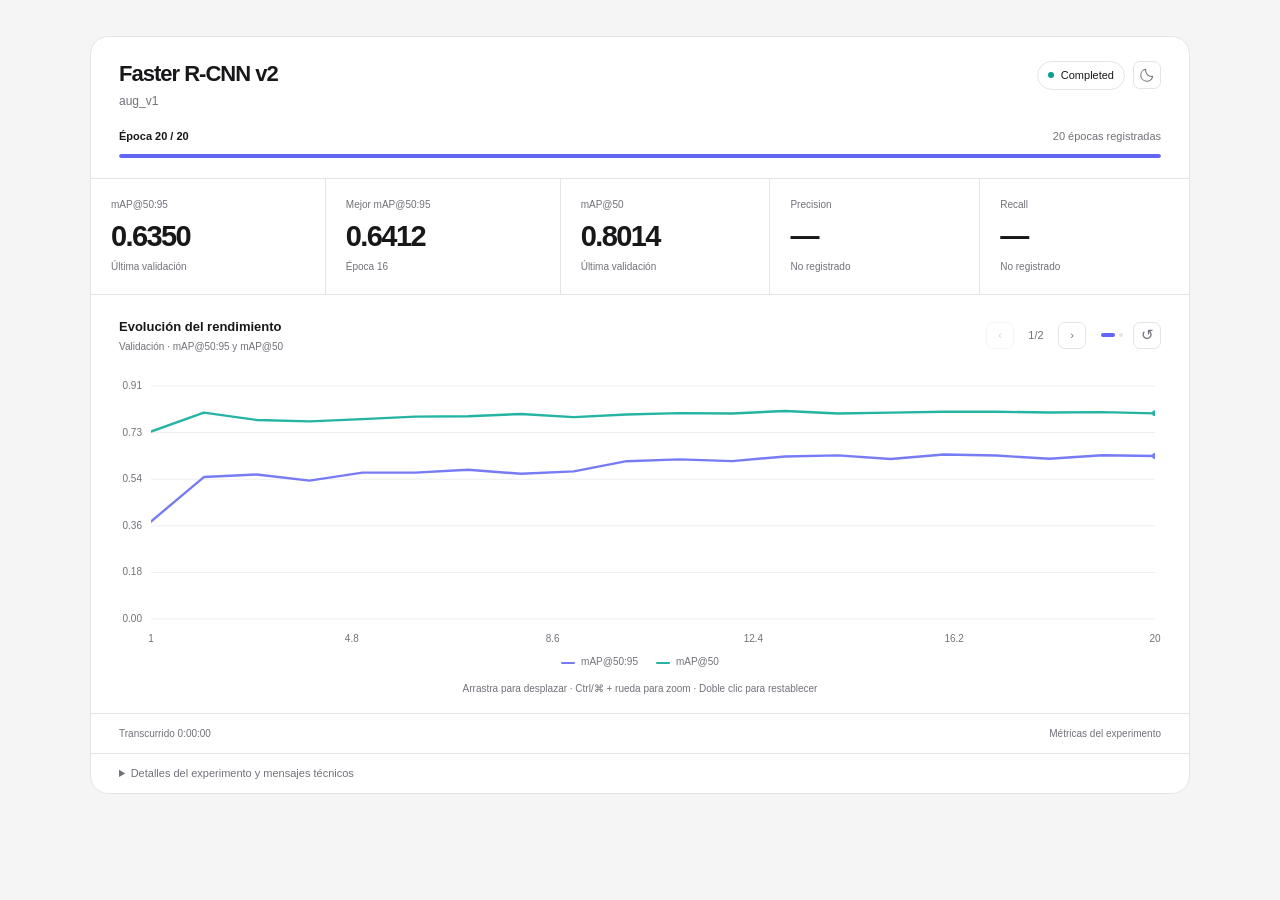
<file: results/parasites-runs-augmentation-001/metrics/fasterrcnn_v2/aug_v1/report.html>
<!doctype html><html lang="es"><meta charset="utf-8"><meta name="viewport" content="width=device-width,initial-scale=1"><title>Faster R-CNN v2 · aug_v1</title><style>body{margin:0;padding:24px;background:#f5f5f6}@media(prefers-color-scheme:dark){body{background:#0c0c0e}}.td{--bg:#fff;--panel:#fafafa;--text:#18181b;--muted:#71717a;--line:#e4e4e7;--accent:#6366f1;--teal:#089f91;--danger:#dc4444;font-family:Inter,-apple-system,BlinkMacSystemFont,"Segoe UI",sans-serif;color:var(--text);background:var(--bg);border:1px solid var(--line);border-radius:18px;box-sizing:border-box;max-width:1100px;margin:12px auto;overflow:hidden;font-size:13px;line-height:1.5;color-scheme:light dark}
.td *{box-sizing:border-box}.td button,.td input{font:inherit}.td button{cursor:pointer}.td [hidden]{display:none!important}
.td-top{padding:24px 28px 18px;display:flex;align-items:flex-start;justify-content:space-between;gap:20px}.td-eyebrow{font-size:10px;letter-spacing:.15em;text-transform:uppercase;color:var(--muted);font-weight:650;margin-bottom:7px}.td h2{font-size:22px;letter-spacing:-.045em;line-height:1.2;margin:0 0 5px;font-weight:620}.td-run{color:var(--muted);font-size:12px;overflow-wrap:anywhere}.td-status{display:flex;align-items:center;gap:7px;border:1px solid var(--line);border-radius:20px;padding:5px 10px;font-size:11px;white-space:nowrap}.td-dot{width:6px;height:6px;border-radius:50%;background:var(--accent)}.td[data-phase=training] .td-dot,.td[data-phase=validating] .td-dot{animation:td-pulse 1.8s ease-in-out infinite}.td[data-phase=finished] .td-dot{background:var(--teal)}.td[data-phase=error] .td-dot{background:var(--danger)}
.td-progress{padding:0 28px 20px;border-bottom:1px solid var(--line)}.td-progress-copy{display:flex;justify-content:space-between;color:var(--muted);font-size:11px;gap:12px;margin-bottom:9px;font-variant-numeric:tabular-nums}.td-progress-copy strong{color:var(--text);font-weight:550}.td-bar{height:4px;background:var(--line);border-radius:5px;overflow:hidden}.td-bar-fill{height:100%;width:0%;background:var(--accent);border-radius:5px;transition:width 320ms cubic-bezier(.2,.7,.2,1)}
.td-cards{display:grid;grid-template-columns:1.12fr 1.12fr repeat(3,1fr);gap:1px;background:var(--line);border-bottom:1px solid var(--line)}.td-card{background:var(--bg);padding:18px 20px;min-width:0;transition:background 450ms ease}.td-label{font-size:10px;color:var(--muted);margin-bottom:7px;white-space:nowrap}.td-value{font-size:29px;line-height:1.2;font-weight:550;letter-spacing:-.055em;font-variant-numeric:tabular-nums;white-space:nowrap}.td-sub{font-size:10px;min-height:17px;color:var(--muted);margin-top:5px}.td-card.record{animation:td-record 1600ms ease-out}.td-delta{color:var(--teal);margin-left:5px;font-variant-numeric:tabular-nums}
.td-chart-head{display:flex;align-items:center;justify-content:space-between;gap:12px;padding:22px 28px 0}.td-chart-title{font-size:13px;font-weight:600}.td-chart-desc{font-size:10px;color:var(--muted);margin-top:3px}.td-nav{display:flex;align-items:center;gap:10px;font-size:11px;font-variant-numeric:tabular-nums;color:var(--muted)}.td-nav button,.td-reset{border:1px solid var(--line);border-radius:7px;background:var(--bg);color:var(--muted);width:28px;height:27px;display:grid;place-items:center;transition:color 140ms,background 140ms,transform 140ms}.td-nav button:hover,.td-reset:hover{background:var(--panel);color:var(--text);transform:translateY(-1px)}.td-nav button:focus-visible,.td-reset:focus-visible{outline:2px solid var(--accent);outline-offset:3px}.td-pages{display:flex;gap:4px;align-items:center;margin-left:5px}.td-page-dot{width:4px;height:4px;background:var(--line);border-radius:5px;transition:width 300ms,background 300ms}.td-page-dot.active{width:14px;background:var(--accent)}.td-page-count{min-width:24px;text-align:center}
.td-viewport{overflow:hidden;position:relative;margin:8px 12px 0}.td-track{display:flex;transition:transform 300ms cubic-bezier(.22,.68,.25,1);align-items:stretch}.td-slide{flex:0 0 100%;min-width:0;opacity:.35;transition:opacity 300ms ease}.td-slide.active{opacity:1}.td-svg{display:block;width:100%;height:292px;touch-action:pan-y;user-select:none;overflow:visible}.td-axis{fill:var(--muted);font-size:10px;font-variant-numeric:tabular-nums}.td-grid{stroke:var(--line);stroke-width:1;opacity:.6}.td-line{fill:none;stroke-width:2.4;stroke-linecap:round;stroke-linejoin:round}.td-tip{position:absolute;pointer-events:none;max-width:250px;padding:8px 11px;background:var(--bg);border:1px solid var(--line);border-radius:9px;box-shadow:0 4px 24px #00000010;font-size:11px;white-space:pre-line;z-index:3;font-variant-numeric:tabular-nums}.td-cross{stroke:var(--muted);stroke-dasharray:3 4;opacity:.5}.td-empty{fill:var(--muted);font-size:12px}.td-legend{display:flex;gap:18px;justify-content:center;padding:0 20px 12px;color:var(--muted);font-size:10px;min-height:27px;flex-wrap:wrap}.td-swatch{display:inline-block;width:14px;height:2px;margin-right:6px;vertical-align:middle;border-radius:4px}.td-hint{font-size:10px;color:var(--muted);text-align:center;padding-bottom:17px}
.td-footer{display:flex;justify-content:space-between;align-items:center;gap:14px;padding:12px 28px;border-top:1px solid var(--line);font-size:10px;color:var(--muted);font-variant-numeric:tabular-nums}.td-footer a,.td-details a{color:var(--accent);text-decoration:none}.td-protocol{overflow-wrap:anywhere}.td-details{border-top:1px solid var(--line);padding:11px 28px;font-size:11px;color:var(--muted)}.td-details summary{cursor:pointer}.td-details pre{white-space:pre-wrap;overflow-wrap:anywhere;font:10px/1.6 ui-monospace,SFMono-Regular,monospace;max-height:160px;overflow:auto;margin-top:10px}.td-error{margin:0 28px 16px;padding:10px 14px;background:#dc444410;border:1px solid #dc444433;border-radius:8px;color:var(--danger);font-size:12px;white-space:pre-wrap;overflow-wrap:anywhere}.td-checkpoint{padding:0 28px 16px;font-size:10px;color:var(--muted);overflow-wrap:anywhere}.td-static-chart{width:100%;display:block}.td-snapshot-track{display:flex;transition:transform 300ms ease}.td-snapshot-track>section{flex:0 0 100%;width:100%;min-width:0}.td-snapshot{overflow:hidden}.td-radio{position:absolute;opacity:0;width:1px;height:1px}.td-static-controls{display:flex;justify-content:center;gap:12px;padding:8px 20px 18px;color:var(--muted);font-size:11px}.td-static-controls label{cursor:pointer;border:1px solid var(--line);padding:4px 10px;border-radius:6px}.td-static-embed{width:100%;height:650px;border:0;background:transparent}
@keyframes td-pulse{50%{opacity:.35}}@keyframes td-record{0%{background:#089f9122}100%{background:var(--bg)}}
@media(prefers-color-scheme:dark){.td:not([data-theme=light]){--bg:#141416;--panel:#1c1c1f;--text:#ededf0;--muted:#9b9ba4;--line:#2b2b30;--accent:#9294ff;--teal:#4ec7b5;--danger:#fb8181}}
[data-jp-theme-light=false] .td:not([data-theme=light]),.td[data-theme=dark]{--bg:#141416;--panel:#1c1c1f;--text:#ededf0;--muted:#9b9ba4;--line:#2b2b30;--accent:#9294ff;--teal:#4ec7b5;--danger:#fb8181}
/* la elección manual prevalece también sobre estilos de outputs anteriores */
.td[data-theme=light],[data-jp-theme-light] .td[data-theme=light]{--bg:#fff;--panel:#fafafa;--text:#18181b;--muted:#71717a;--line:#e4e4e7;--accent:#6366f1;--teal:#089f91;--danger:#dc4444;color-scheme:light}
.td[data-theme=dark],[data-jp-theme-light] .td[data-theme=dark]{--bg:#141416;--panel:#1c1c1f;--text:#ededf0;--muted:#9b9ba4;--line:#2b2b30;--accent:#9294ff;--teal:#4ec7b5;--danger:#fb8181;color-scheme:dark}
.td-top>div:first-child{min-width:0}.td-header-actions{display:flex;align-items:center;gap:8px;flex-shrink:0}.td-theme{display:grid;place-items:center;width:28px;height:28px;padding:5px;border:1px solid var(--line);border-radius:7px;background:var(--bg);color:var(--muted);transition:background 140ms,color 140ms,transform 140ms}.td-theme:hover{background:var(--panel);color:var(--text);transform:translateY(-1px)}.td-theme:focus-visible{outline:2px solid var(--accent);outline-offset:3px}.td-theme svg{width:16px;height:16px;fill:none;stroke:currentColor;stroke-width:1.6;stroke-linecap:round;stroke-linejoin:round}
html[data-training-theme=light] body{background:#f5f5f6}html[data-training-theme=dark] body{background:#0c0c0e}
@media(max-width:620px){.td-top{padding:20px}.td-progress{padding:0 20px 18px}.td-cards{grid-template-columns:repeat(6,minmax(0,1fr))}.td-card{padding:14px;grid-column:span 2}.td-value{font-size:25px}.td-card:nth-child(1),.td-card:nth-child(2){grid-column:span 3}.td-chart-head{padding:18px 18px 0}.td-svg{height:260px}.td-footer{padding:12px 18px;flex-wrap:wrap}.td-details{padding:10px 18px}.td h2{font-size:20px}.td-nav{gap:6px}}
@media(prefers-reduced-motion:reduce){.td *{animation:none!important;transition:none!important;scroll-behavior:auto!important}}
.td-nav button:disabled{opacity:.3;cursor:default;transform:none}.td-chart-head .td-reset{font-size:15px}
</style><main id="dashboard"><noscript><style>.td{--bg:#fff;--panel:#fafafa;--text:#18181b;--muted:#71717a;--line:#e4e4e7;--accent:#6366f1;--teal:#089f91;--danger:#dc4444;font-family:Inter,-apple-system,BlinkMacSystemFont,"Segoe UI",sans-serif;color:var(--text);background:var(--bg);border:1px solid var(--line);border-radius:18px;box-sizing:border-box;max-width:1100px;margin:12px auto;overflow:hidden;font-size:13px;line-height:1.5;color-scheme:light dark}
.td *{box-sizing:border-box}.td button,.td input{font:inherit}.td button{cursor:pointer}.td [hidden]{display:none!important}
.td-top{padding:24px 28px 18px;display:flex;align-items:flex-start;justify-content:space-between;gap:20px}.td-eyebrow{font-size:10px;letter-spacing:.15em;text-transform:uppercase;color:var(--muted);font-weight:650;margin-bottom:7px}.td h2{font-size:22px;letter-spacing:-.045em;line-height:1.2;margin:0 0 5px;font-weight:620}.td-run{color:var(--muted);font-size:12px;overflow-wrap:anywhere}.td-status{display:flex;align-items:center;gap:7px;border:1px solid var(--line);border-radius:20px;padding:5px 10px;font-size:11px;white-space:nowrap}.td-dot{width:6px;height:6px;border-radius:50%;background:var(--accent)}.td[data-phase=training] .td-dot,.td[data-phase=validating] .td-dot{animation:td-pulse 1.8s ease-in-out infinite}.td[data-phase=finished] .td-dot{background:var(--teal)}.td[data-phase=error] .td-dot{background:var(--danger)}
.td-progress{padding:0 28px 20px;border-bottom:1px solid var(--line)}.td-progress-copy{display:flex;justify-content:space-between;color:var(--muted);font-size:11px;gap:12px;margin-bottom:9px;font-variant-numeric:tabular-nums}.td-progress-copy strong{color:var(--text);font-weight:550}.td-bar{height:4px;background:var(--line);border-radius:5px;overflow:hidden}.td-bar-fill{height:100%;width:0%;background:var(--accent);border-radius:5px;transition:width 320ms cubic-bezier(.2,.7,.2,1)}
.td-cards{display:grid;grid-template-columns:1.12fr 1.12fr repeat(3,1fr);gap:1px;background:var(--line);border-bottom:1px solid var(--line)}.td-card{background:var(--bg);padding:18px 20px;min-width:0;transition:background 450ms ease}.td-label{font-size:10px;color:var(--muted);margin-bottom:7px;white-space:nowrap}.td-value{font-size:29px;line-height:1.2;font-weight:550;letter-spacing:-.055em;font-variant-numeric:tabular-nums;white-space:nowrap}.td-sub{font-size:10px;min-height:17px;color:var(--muted);margin-top:5px}.td-card.record{animation:td-record 1600ms ease-out}.td-delta{color:var(--teal);margin-left:5px;font-variant-numeric:tabular-nums}
.td-chart-head{display:flex;align-items:center;justify-content:space-between;gap:12px;padding:22px 28px 0}.td-chart-title{font-size:13px;font-weight:600}.td-chart-desc{font-size:10px;color:var(--muted);margin-top:3px}.td-nav{display:flex;align-items:center;gap:10px;font-size:11px;font-variant-numeric:tabular-nums;color:var(--muted)}.td-nav button,.td-reset{border:1px solid var(--line);border-radius:7px;background:var(--bg);color:var(--muted);width:28px;height:27px;display:grid;place-items:center;transition:color 140ms,background 140ms,transform 140ms}.td-nav button:hover,.td-reset:hover{background:var(--panel);color:var(--text);transform:translateY(-1px)}.td-nav button:focus-visible,.td-reset:focus-visible{outline:2px solid var(--accent);outline-offset:3px}.td-pages{display:flex;gap:4px;align-items:center;margin-left:5px}.td-page-dot{width:4px;height:4px;background:var(--line);border-radius:5px;transition:width 300ms,background 300ms}.td-page-dot.active{width:14px;background:var(--accent)}.td-page-count{min-width:24px;text-align:center}
.td-viewport{overflow:hidden;position:relative;margin:8px 12px 0}.td-track{display:flex;transition:transform 300ms cubic-bezier(.22,.68,.25,1);align-items:stretch}.td-slide{flex:0 0 100%;min-width:0;opacity:.35;transition:opacity 300ms ease}.td-slide.active{opacity:1}.td-svg{display:block;width:100%;height:292px;touch-action:pan-y;user-select:none;overflow:visible}.td-axis{fill:var(--muted);font-size:10px;font-variant-numeric:tabular-nums}.td-grid{stroke:var(--line);stroke-width:1;opacity:.6}.td-line{fill:none;stroke-width:2.4;stroke-linecap:round;stroke-linejoin:round}.td-tip{position:absolute;pointer-events:none;max-width:250px;padding:8px 11px;background:var(--bg);border:1px solid var(--line);border-radius:9px;box-shadow:0 4px 24px #00000010;font-size:11px;white-space:pre-line;z-index:3;font-variant-numeric:tabular-nums}.td-cross{stroke:var(--muted);stroke-dasharray:3 4;opacity:.5}.td-empty{fill:var(--muted);font-size:12px}.td-legend{display:flex;gap:18px;justify-content:center;padding:0 20px 12px;color:var(--muted);font-size:10px;min-height:27px;flex-wrap:wrap}.td-swatch{display:inline-block;width:14px;height:2px;margin-right:6px;vertical-align:middle;border-radius:4px}.td-hint{font-size:10px;color:var(--muted);text-align:center;padding-bottom:17px}
.td-footer{display:flex;justify-content:space-between;align-items:center;gap:14px;padding:12px 28px;border-top:1px solid var(--line);font-size:10px;color:var(--muted);font-variant-numeric:tabular-nums}.td-footer a,.td-details a{color:var(--accent);text-decoration:none}.td-protocol{overflow-wrap:anywhere}.td-details{border-top:1px solid var(--line);padding:11px 28px;font-size:11px;color:var(--muted)}.td-details summary{cursor:pointer}.td-details pre{white-space:pre-wrap;overflow-wrap:anywhere;font:10px/1.6 ui-monospace,SFMono-Regular,monospace;max-height:160px;overflow:auto;margin-top:10px}.td-error{margin:0 28px 16px;padding:10px 14px;background:#dc444410;border:1px solid #dc444433;border-radius:8px;color:var(--danger);font-size:12px;white-space:pre-wrap;overflow-wrap:anywhere}.td-checkpoint{padding:0 28px 16px;font-size:10px;color:var(--muted);overflow-wrap:anywhere}.td-static-chart{width:100%;display:block}.td-snapshot-track{display:flex;transition:transform 300ms ease}.td-snapshot-track>section{flex:0 0 100%;width:100%;min-width:0}.td-snapshot{overflow:hidden}.td-radio{position:absolute;opacity:0;width:1px;height:1px}.td-static-controls{display:flex;justify-content:center;gap:12px;padding:8px 20px 18px;color:var(--muted);font-size:11px}.td-static-controls label{cursor:pointer;border:1px solid var(--line);padding:4px 10px;border-radius:6px}.td-static-embed{width:100%;height:650px;border:0;background:transparent}
@keyframes td-pulse{50%{opacity:.35}}@keyframes td-record{0%{background:#089f9122}100%{background:var(--bg)}}
@media(prefers-color-scheme:dark){.td:not([data-theme=light]){--bg:#141416;--panel:#1c1c1f;--text:#ededf0;--muted:#9b9ba4;--line:#2b2b30;--accent:#9294ff;--teal:#4ec7b5;--danger:#fb8181}}
[data-jp-theme-light=false] .td:not([data-theme=light]),.td[data-theme=dark]{--bg:#141416;--panel:#1c1c1f;--text:#ededf0;--muted:#9b9ba4;--line:#2b2b30;--accent:#9294ff;--teal:#4ec7b5;--danger:#fb8181}
/* la elección manual prevalece también sobre estilos de outputs anteriores */
.td[data-theme=light],[data-jp-theme-light] .td[data-theme=light]{--bg:#fff;--panel:#fafafa;--text:#18181b;--muted:#71717a;--line:#e4e4e7;--accent:#6366f1;--teal:#089f91;--danger:#dc4444;color-scheme:light}
.td[data-theme=dark],[data-jp-theme-light] .td[data-theme=dark]{--bg:#141416;--panel:#1c1c1f;--text:#ededf0;--muted:#9b9ba4;--line:#2b2b30;--accent:#9294ff;--teal:#4ec7b5;--danger:#fb8181;color-scheme:dark}
.td-top>div:first-child{min-width:0}.td-header-actions{display:flex;align-items:center;gap:8px;flex-shrink:0}.td-theme{display:grid;place-items:center;width:28px;height:28px;padding:5px;border:1px solid var(--line);border-radius:7px;background:var(--bg);color:var(--muted);transition:background 140ms,color 140ms,transform 140ms}.td-theme:hover{background:var(--panel);color:var(--text);transform:translateY(-1px)}.td-theme:focus-visible{outline:2px solid var(--accent);outline-offset:3px}.td-theme svg{width:16px;height:16px;fill:none;stroke:currentColor;stroke-width:1.6;stroke-linecap:round;stroke-linejoin:round}
html[data-training-theme=light] body{background:#f5f5f6}html[data-training-theme=dark] body{background:#0c0c0e}
@media(max-width:620px){.td-top{padding:20px}.td-progress{padding:0 20px 18px}.td-cards{grid-template-columns:repeat(6,minmax(0,1fr))}.td-card{padding:14px;grid-column:span 2}.td-value{font-size:25px}.td-card:nth-child(1),.td-card:nth-child(2){grid-column:span 3}.td-chart-head{padding:18px 18px 0}.td-svg{height:260px}.td-footer{padding:12px 18px;flex-wrap:wrap}.td-details{padding:10px 18px}.td h2{font-size:20px}.td-nav{gap:6px}}
@media(prefers-reduced-motion:reduce){.td *{animation:none!important;transition:none!important;scroll-behavior:auto!important}}
.td-nav button:disabled{opacity:.3;cursor:default;transform:none}.td-chart-head .td-reset{font-size:15px}
#snapshot-80745ef5120e4e9299755383ea885c02-0:checked~.td-snapshot .td-snapshot-track{transform:translateX(-0%)}#snapshot-80745ef5120e4e9299755383ea885c02-1:checked~.td-snapshot .td-snapshot-track{transform:translateX(-100%)}</style><article class="td" data-phase="finished"><header class="td-top"><div><h2>Faster R-CNN v2</h2><div class="td-run">aug_v1</div></div><div class="td-status">Completed</div></header><div class="td-progress"><div class="td-progress-copy"><strong>Época 20 / 20</strong><span>20 validaciones guardadas</span></div><div class="td-bar"><div class="td-bar-fill" style="width:100%"></div></div></div><section class="td-cards"><div class="td-card"><div class="td-label">mAP@50:95</div><div class="td-value">0.6350</div><div class="td-sub">Última validación</div></div><div class="td-card"><div class="td-label">Mejor mAP@50:95</div><div class="td-value">0.6412</div><div class="td-sub">Época 16</div></div><div class="td-card"><div class="td-label">mAP@50</div><div class="td-value">0.8014</div><div class="td-sub">Última validación</div></div><div class="td-card"><div class="td-label">Precision</div><div class="td-value">—</div><div class="td-sub">No registrado</div></div><div class="td-card"><div class="td-label">Recall</div><div class="td-value">—</div><div class="td-sub">No registrado</div></div></section><input class="td-radio" aria-label="Evolución del rendimiento" type="radio" name="snapshot-80745ef5120e4e9299755383ea885c02" id="snapshot-80745ef5120e4e9299755383ea885c02-0" checked><input class="td-radio" aria-label="Evolución de pérdidas" type="radio" name="snapshot-80745ef5120e4e9299755383ea885c02" id="snapshot-80745ef5120e4e9299755383ea885c02-1" ><div class="td-snapshot"><div class="td-snapshot-track"><section><div class="td-chart-head"><div class="td-chart-title">Evolución del rendimiento</div><span class="td-nav">1/2</span></div><img class="td-static-chart" alt="Evolución del rendimiento" src="[data-uri]"></section><section><div class="td-chart-head"><div class="td-chart-title">Evolución de pérdidas</div><span class="td-nav">2/2</span></div><img class="td-static-chart" alt="Evolución de pérdidas" src="[data-uri]"></section></div></div><nav class="td-static-controls" aria-label="Gráficas guardadas"><label for="snapshot-80745ef5120e4e9299755383ea885c02-0">Evolución del rendimiento</label><label for="snapshot-80745ef5120e4e9299755383ea885c02-1">Evolución de pérdidas</label></nav><footer class="td-footer"><span>Transcurrido 0:00:00</span><span>Métricas guardadas</span></footer><details class="td-details"><summary>Detalles del experimento y mensajes técnicos</summary><pre>{
  &quot;evaluation&quot;: {},
  &quot;config&quot;: {
    &quot;data_dir&quot;: &quot;data/preprocessed/parasites-1s07h-augmented-v1&quot;,
    &quot;epochs&quot;: 20,
    &quot;batch_size&quot;: 2,
    &quot;learning_rate&quot;: 0.0025,
    &quot;start_factor&quot;: 0.001,
    &quot;end_factor&quot;: 1.0,
    &quot;warmup_batches&quot;: 1000,
    &quot;momentum&quot;: 0.9,
    &quot;weight_decay&quot;: 0.0005,
    &quot;image_size&quot;: 640,
    &quot;patience&quot;: 10,
    &quot;num_workers&quot;: 0,
    &quot;seed&quot;: 42,
    &quot;amp&quot;: true,
    &quot;device&quot;: &quot;cuda&quot;,
    &quot;run_name&quot;: &quot;aug_v1&quot;
  }
}
</pre></details></article></noscript></main><script id="training-data" type="application/json">{"version": 1, "model_name": "Faster R-CNN v2", "run_name": "aug_v1", "mode": "report", "phase": "finished", "phase_label": "Preparando", "epoch": 20, "total_epochs": 20, "batch": 0, "batches": 0, "history": [{"epoch": 1, "train_loss": 0.3963548390978791, "val_loss": 0.23789881700994792, "map": 0.3800730591471875, "map50": 0.7302978360453389, "lr": 0.002500000000000009}, {"epoch": 2, "train_loss": 0.2187779586119843, "val_loss": 0.1772716805614807, "map": 0.553081158308766, "map50": 0.8041003185948035, "lr": 0.0024846104257439314}, {"epoch": 3, "train_loss": 0.17515378258317427, "val_loss": 0.1802071920354609, "map": 0.5631160960897498, "map50": 0.7755515524925342, "lr": 0.002438820645368951}, {"epoch": 4, "train_loss": 0.14609388950986782, "val_loss": 0.18670559921129434, "map": 0.5391258822911926, "map50": 0.7699166596461808, "lr": 0.0023637581552354682}, {"epoch": 5, "train_loss": 0.12453152491109785, "val_loss": 0.1729189091258579, "map": 0.5705413964361483, "map50": 0.7789353536071655, "lr": 0.0022612712429686925}, {"epoch": 6, "train_loss": 0.10899424832515489, "val_loss": 0.17456020766662228, "map": 0.5702363756884993, "map50": 0.7885028885251102, "lr": 0.002133883476483192}, {"epoch": 7, "train_loss": 0.09791078883752086, "val_loss": 0.1825164677661464, "map": 0.5815265690373052, "map50": 0.7902773315407431, "lr": 0.0019847315653655985}, {"epoch": 8, "train_loss": 0.08572184275304488, "val_loss": 0.188403020793986, "map": 0.5659714052077696, "map50": 0.7988628583642219, "lr": 0.00181748812467444}, {"epoch": 9, "train_loss": 0.07613539658873217, "val_loss": 0.18703600108037116, "map": 0.5751490375621134, "map50": 0.7865300061669988, "lr": 0.0016362712429686902}, {"epoch": 10, "train_loss": 0.06707624790146818, "val_loss": 0.17556532449951326, "map": 0.6149718027380978, "map50": 0.7967089885653175, "lr": 0.0014455430813002938}, {"epoch": 11, "train_loss": 0.06010821778262831, "val_loss": 0.16902691904558903, "map": 0.6218945085031277, "map50": 0.802194667337281, "lr": 0.0012500000000000044}, {"epoch": 12, "train_loss": 0.05307453316507592, "val_loss": 0.17780356130700697, "map": 0.6149998568854778, "map50": 0.8009111066741839, "lr": 0.0010544569186997153}, {"epoch": 13, "train_loss": 0.047381773569710496, "val_loss": 0.17575213129425216, "map": 0.6334649929897663, "map50": 0.8106484645294373, "lr": 0.0008637287570313187}, {"epoch": 14, "train_loss": 0.04223754527485972, "val_loss": 0.1812281263647256, "map": 0.6376328502642502, "map50": 0.8005295419978415, "lr": 0.0006825118753255689}, {"epoch": 15, "train_loss": 0.03851554630740402, "val_loss": 0.182020525344544, "map": 0.6233228525028429, "map50": 0.8040896069871659, "lr": 0.0005152684346344104}, {"epoch": 16, "train_loss": 0.03497161148051597, "val_loss": 0.18464151568952258, "map": 0.6412111600980351, "map50": 0.8075732388237736, "lr": 0.00036611652351681685}, {"epoch": 17, "train_loss": 0.032733664732601885, "val_loss": 0.18600762346155802, "map": 0.6369371041860328, "map50": 0.8074724161574195, "lr": 0.0002387287570313166}, {"epoch": 18, "train_loss": 0.031371461038876974, "val_loss": 0.18911205069161952, "map": 0.6246150934147185, "map50": 0.8044852595941019, "lr": 0.0001362418447645407}, {"epoch": 19, "train_loss": 0.030085600857734002, "val_loss": 0.19043721594951218, "map": 0.6382598172479662, "map50": 0.8060635606065623, "lr": 6.117935463105829e-05}, {"epoch": 20, "train_loss": 0.030007110212147945, "val_loss": 0.19063740835042187, "map": 0.6349717320847145, "map50": 0.8014041514665408, "lr": 1.5389574256077977e-05}], "best": {"map": 0.6412111600980351, "epoch": 16}, "elapsed_seconds": 0.0, "eta_seconds": null, "evaluation": {}, "metric_sources": {}, "config": {"data_dir": "data/preprocessed/parasites-1s07h-augmented-v1", "epochs": 20, "batch_size": 2, "learning_rate": 0.0025, "start_factor": 0.001, "end_factor": 1.0, "warmup_batches": 1000, "momentum": 0.9, "weight_decay": 0.0005, "image_size": 640, "patience": 10, "num_workers": 0, "seed": 42, "amp": true, "device": "cuda", "run_name": "aug_v1"}, "views": [{"id": "performance", "title": "Evolución del rendimiento", "description": "Validación · mAP@50:95 y mAP@50", "series": [{"key": "map", "label": "mAP@50:95", "color": "#777cf4"}, {"key": "map50", "label": "mAP@50", "color": "#25b4a4"}]}, {"id": "loss", "title": "Evolución de pérdidas", "description": "Las pérdidas pertenecen a este experimento y a su definición de loss", "series": [{"key": "train_loss", "label": "Train loss", "color": "#777cf4"}, {"key": "val_loss", "label": "Validation loss", "color": "#e9a15f"}]}], "logs": [], "checkpoint": null, "outcome": "completed", "error": null}</script><script type="module">// el mismo frontend sirve para anywidget y para el informe sin recursos externos
const SVG="http://www.w3.org/2000/svg";
const finite=v=>typeof v==="number"&&Number.isFinite(v);
const lerp=(a,b,t)=>a+(b-a)*t;
const ease=t=>1-Math.pow(1-t,3);
const clock=s=>!finite(s)?"—":[Math.floor(s/3600),Math.floor(s/60)%60,Math.floor(s)%60].map((v,i)=>i?String(v).padStart(2,"0"):String(v)).join(":");
const number=v=>finite(v)?v.toFixed(4):"—";
const node=(name,attrs={})=>{const n=document.createElementNS(SVG,name);Object.entries(attrs).forEach(([k,v])=>n.setAttribute(k,v));return n;};

class Chart {
 constructor(host,view,reduced){
  // los nodos svg se crean una vez y el carrusel solo mueve sus contenedores
  this.host=host;this.view=view;this.reduced=reduced;this.history=[];this.visible=[];this.userDomain=null;
  this.svg=node("svg",{class:"td-svg",role:"img","aria-label":view.title});
  this.grid=node("g");this.lines=node("g");this.svg.append(this.grid,this.lines);
  const id="clip-"+Math.random().toString(36).slice(2);
  this.clip=node("clipPath",{id});this.clipRect=node("rect");this.clip.append(this.clipRect);
  const defs=node("defs");defs.append(this.clip);this.svg.prepend(defs);this.lines.setAttribute("clip-path","url(#"+id+")");
  this.ticks=Array.from({length:6},()=>{const x=node("text",{class:"td-axis","text-anchor":"middle"}),y=node("text",{class:"td-axis","text-anchor":"end"}),line=node("line",{class:"td-grid"});this.grid.append(line,x,y);return{x,y,line};});
  this.paths=view.series.map(s=>{const p=node("path",{class:"td-line",stroke:s.color}),dot=node("circle",{r:3,fill:s.color});this.lines.append(p,dot);return{p,dot};});
  this.empty=node("text",{class:"td-empty","text-anchor":"middle"});this.empty.textContent="Las curvas aparecerán después de la validación";this.svg.append(this.empty);
  this.cross=node("line",{class:"td-cross",visibility:"hidden"});this.svg.append(this.cross);
  this.tip=document.createElement("div");this.tip.className="td-tip";this.tip.hidden=true;
  this.legend=document.createElement("div");this.legend.className="td-legend";
  view.series.forEach(s=>{const item=document.createElement("span"),swatch=document.createElement("i");swatch.className="td-swatch";swatch.style.background=s.color;item.append(swatch,document.createTextNode(s.label));this.legend.append(item);});
  host.append(this.svg,this.tip,this.legend);this.listeners=[];
  const listen=(event,fn,options)=>{this.svg.addEventListener(event,fn,options);this.listeners.push([event,fn,options]);};
  listen("wheel",e=>{if(!e.ctrlKey&&!e.metaKey)return;e.preventDefault();const d=this.currentDomain||this.domain(),r=this.svg.getBoundingClientRect(),x=Math.max(0,Math.min(1,(e.clientX-r.left-48)/(r.width-70))),factor=Math.exp(Math.sign(e.deltaY)*.18),center=lerp(d[0],d[1],x),span=Math.max(.5,(d[1]-d[0])*factor);this.userDomain=[center-span*x,center+span*(1-x),d[2],d[3]];cancelAnimationFrame(this.raf);this.currentDomain=this.userDomain.slice();this.draw();},{passive:false});
  listen("dblclick",()=>this.reset());
  listen("pointerdown",e=>{if(e.button!==0)return;this.drag={x:e.clientX,domain:(this.currentDomain||this.domain()).slice()};this.svg.setPointerCapture(e.pointerId);});
  listen("pointerup",()=>{this.drag=null;});listen("pointercancel",()=>{this.drag=null;});
  listen("pointermove",e=>{if(this.drag){const shift=(e.clientX-this.drag.x)/(this.width-70)*(this.drag.domain[1]-this.drag.domain[0]);this.userDomain=[this.drag.domain[0]-shift,this.drag.domain[1]-shift,...this.drag.domain.slice(2)];this.currentDomain=this.userDomain.slice();cancelAnimationFrame(this.raf);this.draw();}else this.hover(e);});
  listen("pointerleave",()=>{this.tip.hidden=true;this.cross.setAttribute("visibility","hidden");});
  this.resize=new ResizeObserver(()=>this.draw());this.resize.observe(host);
 }
 domain(){
  const values=this.view.series.flatMap(s=>this.history.map(r=>r[s.key]).filter(finite)),max=Math.max(0,...values),min=Math.min(0,...values);
  return[1,Math.max(2,...this.history.map(r=>r.epoch||1)),min,max>min?max*1.12:1];
 }
 update(history,animate=true){
  // history conserva los valores reales y visible contiene únicamente la interpolación visual
  this.history=history;
  const target=this.view.series.map(s=>history.map(r=>finite(r[s.key])?{id:r.epoch,x:r.epoch,y:r[s.key]}:null));
  const from=this.visible,startDomain=this.currentDomain||this.domain(),endDomain=this.userDomain||this.domain();
  cancelAnimationFrame(this.raf);
  // una actualización nueva parte del dibujo actual y cancela cualquier transición anterior
  const duration=animate&&!this.reduced&&from.length?500:0,start=performance.now();
  const frame=now=>{
   const t=duration?Math.min(1,(now-start)/duration):1,k=ease(t);
   this.currentDomain=endDomain.map((v,i)=>lerp(startDomain[i],v,k));
   this.visible=target.map((points,i)=>{const old=new Map((from[i]||[]).filter(Boolean).map(p=>[p.id,p]));let previous=null;return points.map(p=>{if(!p)return null;const a=old.get(p.id)||previous||p;previous=old.get(p.id)||p;return{id:p.id,x:lerp(a.x,p.x,k),y:lerp(a.y,p.y,k)};});});
   this.draw();if(t<1)this.raf=requestAnimationFrame(frame);
  };
  this.raf=requestAnimationFrame(frame);
 }
 reset(){this.userDomain=null;this.update(this.history,false);}
 draw(){
  this.width=this.host.getBoundingClientRect().width||800;
  const w=this.width,h=w<590?260:292,l=48,r=22,t=24,b=35,d=this.currentDomain||this.domain();
  this.svg.setAttribute("viewBox",`0 0 ${w} ${h}`);
  const X=x=>l+(x-d[0])/(d[1]-d[0]||1)*(w-l-r),Y=y=>h-b-(y-d[2])/(d[3]-d[2]||1)*(h-t-b);
  this.clipRect.setAttribute("x",l);this.clipRect.setAttribute("y",t);this.clipRect.setAttribute("width",Math.max(1,w-l-r));this.clipRect.setAttribute("height",h-t-b);
  this.ticks.forEach(({x,y,line},i)=>{const xv=lerp(d[0],d[1],i/5),yv=lerp(d[2],d[3],i/5);x.setAttribute("x",X(xv));x.setAttribute("y",h-12);x.textContent=Number(xv.toFixed(1));y.setAttribute("x",l-9);y.setAttribute("y",Y(yv)+3);y.textContent=yv.toFixed(d[3]<=1?2:1);line.setAttribute("x1",l);line.setAttribute("x2",w-r);line.setAttribute("y1",Y(yv));line.setAttribute("y2",Y(yv));});
  this.paths.forEach(({p,dot},i)=>{let path="",active=false,last=null;(this.visible[i]||[]).forEach(point=>{if(!point){active=false;return;}path+=(active?"L":"M")+X(point.x).toFixed(2)+","+Y(point.y).toFixed(2)+" ";active=true;last=point;});p.setAttribute("d",path);dot.setAttribute("visibility",last?"visible":"hidden");if(last){dot.setAttribute("cx",X(last.x));dot.setAttribute("cy",Y(last.y));}});
  this.empty.setAttribute("x",w/2);this.empty.setAttribute("y",h/2);this.empty.setAttribute("visibility",this.visible.some(s=>s.some(Boolean))?"hidden":"visible");
  this.cross.setAttribute("y1",t);this.cross.setAttribute("y2",h-b);
 }
 hover(e){
  if(!this.history.length)return;
  const rect=this.svg.getBoundingClientRect(),d=this.currentDomain||this.domain(),x=e.clientX-rect.left,epoch=d[0]+(x-48)/(this.width-70)*(d[1]-d[0]);
  const row=this.history.reduce((a,b)=>Math.abs(a.epoch-epoch)<Math.abs(b.epoch-epoch)?a:b);
  this.tip.textContent="Época "+row.epoch+"\n"+this.view.series.map(s=>s.label+": "+number(row[s.key])).join("\n");
  this.tip.style.left=Math.max(0,Math.min(this.width-205,x+12))+"px";this.tip.style.top="38px";this.tip.hidden=false;
  const px=48+(row.epoch-d[0])/(d[1]-d[0]||1)*(this.width-70);this.cross.setAttribute("x1",px);this.cross.setAttribute("x2",px);this.cross.setAttribute("visibility","visible");
 }
 destroy(){cancelAnimationFrame(this.raf);this.resize.disconnect();this.listeners.forEach(([event,fn,opts])=>this.svg.removeEventListener(event,fn,opts));}
}

export function mount(host,initial,options={}){
 const root=document.createElement("div");root.className="td";root.tabIndex=0;
 root.innerHTML=`<header class="td-top"><div><h2 data-model></h2><div class="td-run" data-run></div></div><div class="td-header-actions"><div class="td-status"><span class="td-dot"></span><span data-status></span></div><button class="td-theme" type="button"></button></div></header>
 <section class="td-progress"><div class="td-progress-copy"><strong data-epoch></strong><span data-batches></span></div><div class="td-bar" role="progressbar" aria-label="Progreso de la fase" aria-valuemin="0" aria-valuemax="100"><div class="td-bar-fill"></div></div></section>
 <div class="td-error" hidden></div><section class="td-cards"></section>
 <div class="td-chart-head"><div><div class="td-chart-title"></div><div class="td-chart-desc"></div></div><nav class="td-nav" aria-label="Gráficas"><button data-prev aria-label="Gráfica anterior">‹</button><span class="td-page-count"></span><button data-next aria-label="Gráfica siguiente">›</button><span class="td-pages"></span><button class="td-reset" aria-label="Restablecer zoom" title="Restablecer zoom">↺</button></nav></div>
 <div class="td-viewport"><div class="td-track"></div></div><div class="td-hint">Arrastra para desplazar · Ctrl/⌘ + rueda para zoom · Doble clic para restablecer</div>
 <div class="td-checkpoint" hidden></div><footer class="td-footer"><span data-time></span><span class="td-protocol"></span></footer><details class="td-details"><summary>Detalles del experimento y mensajes técnicos</summary><pre></pre></details>`;
 host.append(root);
 const $=s=>root.querySelector(s),reduced=matchMedia("(prefers-reduced-motion: reduce)");
 // la elección visual se guarda en el navegador y no cambia los datos del experimento
 const themeKey="parasite-training-dashboard-theme",themeButton=$(".td-theme");
 let savedTheme;
 try{savedTheme=localStorage.getItem(themeKey);}catch{}
 const notebookTheme=host.closest("[data-jp-theme-light]")?.getAttribute("data-jp-theme-light");
 const defaultTheme=notebookTheme!==undefined?(notebookTheme==="false"?"dark":"light"):(matchMedia("(prefers-color-scheme: dark)").matches?"dark":"light");
 function setTheme(theme){
  root.dataset.theme=theme;
  if(options.pageTheme)document.documentElement.dataset.trainingTheme=theme;
  const label=theme==="dark"?"Cambiar a modo claro":"Cambiar a modo oscuro";
  themeButton.setAttribute("aria-label",label);themeButton.setAttribute("title",label);
  themeButton.setAttribute("aria-pressed",String(theme==="dark"));
  themeButton.innerHTML=theme==="dark"?'<svg viewBox="0 0 24 24" aria-hidden="true"><circle cx="12" cy="12" r="4"/><path d="M12 2v2m0 16v2M2 12h2m16 0h2M5 5l1.5 1.5m11 11L19 19M5 19l1.5-1.5m11-11L19 5"/></svg>':'<svg viewBox="0 0 24 24" aria-hidden="true"><path d="M20.5 14A9 9 0 0 1 10 3.5 9 9 0 1 0 20.5 14Z"/></svg>';
 }
 setTheme(savedTheme==="light"||savedTheme==="dark"?savedTheme:defaultTheme);
 themeButton.onclick=()=>{setTheme(root.dataset.theme==="dark"?"light":"dark");try{localStorage.setItem(themeKey,root.dataset.theme);}catch{}};
 let state={},selected=0,tickBase=performance.now(),elapsedBase=0,charts=[],views=[],disposed=false,interval=null;
 const cards=new Map();
 [["map","mAP@50:95"],["best","Mejor mAP@50:95"],["map50","mAP@50"],["precision","Precision"],["recall","Recall"]].forEach(([key,label])=>{const c=document.createElement("div");c.className="td-card";c.innerHTML='<div class="td-label"></div><div class="td-value">—</div><div class="td-sub"></div>';c.querySelector(".td-label").textContent=label;$(".td-cards").append(c);cards.set(key,{el:c,value:c.querySelector(".td-value"),sub:c.querySelector(".td-sub"),shown:null,raf:0});});
 function animateCard(key,value){
  // interpolamos la cifra mostrada sin escribir resultados animados en el historial
  const card=cards.get(key);cancelAnimationFrame(card.raf);
  if(!finite(value)){card.value.textContent="—";card.shown=null;return;}
  const from=finite(card.shown)?card.shown:value,start=performance.now(),duration=reduced.matches||state.mode==="report"?0:400;
  const frame=now=>{if(disposed)return;const t=duration?Math.min(1,(now-start)/duration):1;card.shown=lerp(from,value,ease(t));card.value.textContent=number(card.shown);if(t<1)card.raf=requestAnimationFrame(frame);};
  card.raf=requestAnimationFrame(frame);
 }
 function navigate(index){
  selected=Math.max(0,Math.min(views.length-1,index));$(".td-track").style.transform="translateX("+(-selected*100)+"%)";
  $(".td-chart-title").textContent=views[selected]?.title||"";$(".td-chart-desc").textContent=views[selected]?.description||"";
  $(".td-page-count").textContent=(selected+1)+"/"+views.length;$("[data-prev]").disabled=selected===0;$("[data-next]").disabled=selected===views.length-1;
  charts.forEach((chart,i)=>{chart.host.classList.toggle("active",i===selected);chart.host.setAttribute("aria-hidden",i!==selected?"true":"false");});
  [...$(".td-pages").children].forEach((dot,i)=>dot.classList.toggle("active",i===selected));options.onSelect?.(selected);
 }
 $("[data-prev]").onclick=()=>navigate(selected-1);$("[data-next]").onclick=()=>navigate(selected+1);$(".td-reset").onclick=()=>charts[selected]?.reset();
 const keyboard=e=>{if(e.key==="ArrowLeft"||e.key==="ArrowRight"){e.preventDefault();e.stopPropagation();navigate(selected+(e.key==="ArrowLeft"?-1:1));}};root.addEventListener("keydown",keyboard);
 function timer(){
  const active=["preparing","training","validating"].includes(state.phase),elapsed=elapsedBase+(active?(performance.now()-tickBase)/1000:0);
  $("[data-time]").textContent="Transcurrido "+clock(elapsed)+(active&&finite(state.eta_seconds)?" · Restante ~"+clock(Math.max(0,state.eta_seconds-(elapsed-elapsedBase))):"");
 }
 function update(packet){
  const next=packet.state||packet,previousBest=state.best?.map;
  state={...state,...next};tickBase=performance.now();elapsedBase=state.elapsed_seconds||0;
  if(state.mode==="report"&&interval){clearInterval(interval);interval=null;}
  root.dataset.phase=state.phase;
  $("[data-model]").textContent=state.model_name||"Entrenamiento";$("[data-run]").textContent=state.run_name||"";
  const statuses={preparing:"Preparando",training:"Entrenando",validating:"Validando",finished:state.outcome==="early_stopped"?"Early stopped":"Completed",error:"Error",unknown:"Historial guardado"};
  $("[data-status]").textContent=statuses[state.phase]||state.phase;
  $("[data-epoch]").textContent="Época "+(state.epoch||0)+" / "+(state.total_epochs||"—");
  $("[data-batches]").textContent=state.phase==="finished"?(state.epoch||0)+" épocas registradas":(state.phase_label||"")+(state.batches?" · lote "+(state.batch||0)+" / "+state.batches:"");
  const fraction=state.phase==="finished"?1:(state.batches?Math.min(1,(state.batch||0)/state.batches):0);
  $(".td-bar-fill").style.width=(fraction*100)+"%";$('[role="progressbar"]').setAttribute("aria-valuenow",String(Math.round(fraction*100)));
  $(".td-error").hidden=!state.error;$(".td-error").textContent=state.error||"";
  const row=(state.history||[]).at(-1)||{};
  if(next.history||next.best){
   ["map","map50","precision","recall"].forEach(k=>{animateCard(k,row[k]);cards.get(k).sub.textContent=state.metric_sources?.[k]||(finite(row[k])?"Última validación":"No registrado");});
   animateCard("best",state.best?.map);cards.get("best").sub.textContent=state.best?.epoch?"Época "+state.best.epoch:"Sin validaciones";
   if(state.mode!=="report"&&finite(previousBest)&&finite(state.best?.map)&&state.best.map>previousBest){const c=cards.get("best");clearTimeout(c.flashTimer);c.el.classList.remove("record");void c.el.offsetWidth;c.el.classList.add("record");const span=document.createElement("span");span.className="td-delta";span.textContent="↑ +"+(state.best.map-previousBest).toFixed(4);c.sub.append(span);c.flashTimer=setTimeout(()=>{span.remove();c.el.classList.remove("record");},2000);}
  }
  if(next.views){
   views=next.views;
   views.slice(charts.length).forEach(view=>{const slide=document.createElement("section");slide.className="td-slide";$(".td-track").append(slide);charts.push(new Chart(slide,view,reduced.matches));const dot=document.createElement("i");dot.className="td-page-dot";$(".td-pages").append(dot);});
   navigate(selected);
  }
  if(next.history){charts.forEach(c=>c.update(state.history,packet.kind!=="restore"&&state.mode!=="report"));root.dataset.points=String(state.history.length);}
  $(".td-protocol").textContent=state.evaluation?.label||"Métricas del experimento";
  $(".td-details pre").textContent=JSON.stringify({evaluation:state.evaluation||{},config:state.config||{}},null,2)+(state.logs?.length?"\n\n"+state.logs.join("\n"):"");
  $(".td-checkpoint").hidden=!state.checkpoint;$(".td-checkpoint").textContent=state.checkpoint?"Mejor checkpoint · "+state.checkpoint:"";
  timer();
 }
 update({kind:"restore",state:initial});
 if(initial.mode!=="report")interval=setInterval(timer,1000);
 const cleanup=()=>{disposed=true;clearInterval(interval);root.removeEventListener("keydown",keyboard);charts.forEach(c=>c.destroy());cards.forEach(c=>{cancelAnimationFrame(c.raf);clearTimeout(c.flashTimer);});root.remove();};
 return{update,cleanup,get selected(){return selected;},root};
}

function render({model,el}){
 const app=mount(el,model.get("snapshot"),{onSelect:index=>{model.set("selected_view",index);model.save_changes();}});
 const pending=model.get("packet");if(pending?.state)app.update(pending);
 const changed=()=>app.update(model.get("packet"));model.on("change:packet",changed);
 return()=>{model.off("change:packet",changed);app.cleanup();};
}
export default{render};

window.trainingReport = mount(document.getElementById("dashboard"),JSON.parse(document.getElementById("training-data").textContent),{pageTheme:true});</script></html>
</file>
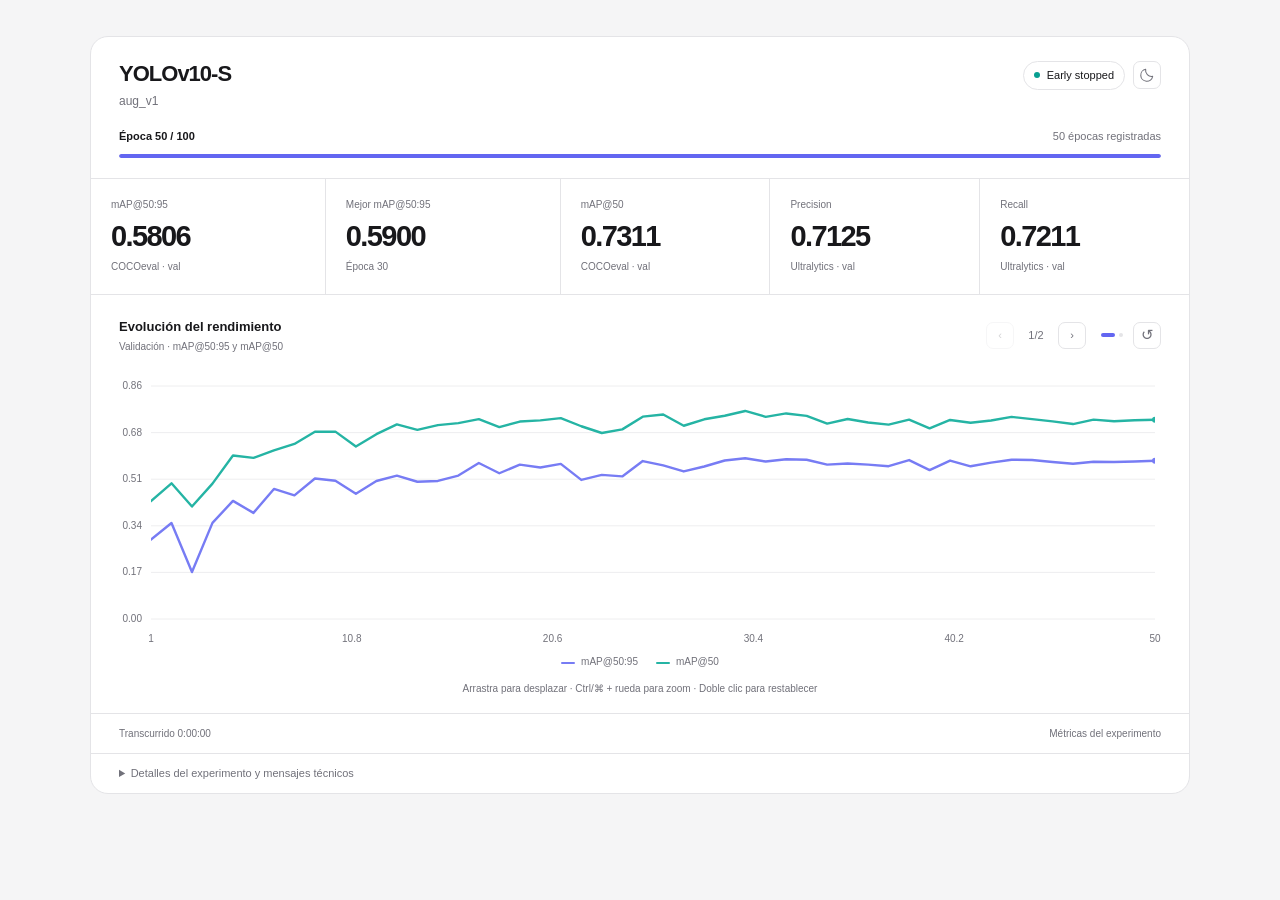
<file: results/parasites-runs-augmentation-001/metrics/yolov10s/aug_v1/report.html>
<!doctype html><html lang="es"><meta charset="utf-8"><meta name="viewport" content="width=device-width,initial-scale=1"><title>YOLOv10-S · aug_v1</title><style>body{margin:0;padding:24px;background:#f5f5f6}@media(prefers-color-scheme:dark){body{background:#0c0c0e}}.td{--bg:#fff;--panel:#fafafa;--text:#18181b;--muted:#71717a;--line:#e4e4e7;--accent:#6366f1;--teal:#089f91;--danger:#dc4444;font-family:Inter,-apple-system,BlinkMacSystemFont,"Segoe UI",sans-serif;color:var(--text);background:var(--bg);border:1px solid var(--line);border-radius:18px;box-sizing:border-box;max-width:1100px;margin:12px auto;overflow:hidden;font-size:13px;line-height:1.5;color-scheme:light dark}
.td *{box-sizing:border-box}.td button,.td input{font:inherit}.td button{cursor:pointer}.td [hidden]{display:none!important}
.td-top{padding:24px 28px 18px;display:flex;align-items:flex-start;justify-content:space-between;gap:20px}.td-eyebrow{font-size:10px;letter-spacing:.15em;text-transform:uppercase;color:var(--muted);font-weight:650;margin-bottom:7px}.td h2{font-size:22px;letter-spacing:-.045em;line-height:1.2;margin:0 0 5px;font-weight:620}.td-run{color:var(--muted);font-size:12px;overflow-wrap:anywhere}.td-status{display:flex;align-items:center;gap:7px;border:1px solid var(--line);border-radius:20px;padding:5px 10px;font-size:11px;white-space:nowrap}.td-dot{width:6px;height:6px;border-radius:50%;background:var(--accent)}.td[data-phase=training] .td-dot,.td[data-phase=validating] .td-dot{animation:td-pulse 1.8s ease-in-out infinite}.td[data-phase=finished] .td-dot{background:var(--teal)}.td[data-phase=error] .td-dot{background:var(--danger)}
.td-progress{padding:0 28px 20px;border-bottom:1px solid var(--line)}.td-progress-copy{display:flex;justify-content:space-between;color:var(--muted);font-size:11px;gap:12px;margin-bottom:9px;font-variant-numeric:tabular-nums}.td-progress-copy strong{color:var(--text);font-weight:550}.td-bar{height:4px;background:var(--line);border-radius:5px;overflow:hidden}.td-bar-fill{height:100%;width:0%;background:var(--accent);border-radius:5px;transition:width 320ms cubic-bezier(.2,.7,.2,1)}
.td-cards{display:grid;grid-template-columns:1.12fr 1.12fr repeat(3,1fr);gap:1px;background:var(--line);border-bottom:1px solid var(--line)}.td-card{background:var(--bg);padding:18px 20px;min-width:0;transition:background 450ms ease}.td-label{font-size:10px;color:var(--muted);margin-bottom:7px;white-space:nowrap}.td-value{font-size:29px;line-height:1.2;font-weight:550;letter-spacing:-.055em;font-variant-numeric:tabular-nums;white-space:nowrap}.td-sub{font-size:10px;min-height:17px;color:var(--muted);margin-top:5px}.td-card.record{animation:td-record 1600ms ease-out}.td-delta{color:var(--teal);margin-left:5px;font-variant-numeric:tabular-nums}
.td-chart-head{display:flex;align-items:center;justify-content:space-between;gap:12px;padding:22px 28px 0}.td-chart-title{font-size:13px;font-weight:600}.td-chart-desc{font-size:10px;color:var(--muted);margin-top:3px}.td-nav{display:flex;align-items:center;gap:10px;font-size:11px;font-variant-numeric:tabular-nums;color:var(--muted)}.td-nav button,.td-reset{border:1px solid var(--line);border-radius:7px;background:var(--bg);color:var(--muted);width:28px;height:27px;display:grid;place-items:center;transition:color 140ms,background 140ms,transform 140ms}.td-nav button:hover,.td-reset:hover{background:var(--panel);color:var(--text);transform:translateY(-1px)}.td-nav button:focus-visible,.td-reset:focus-visible{outline:2px solid var(--accent);outline-offset:3px}.td-pages{display:flex;gap:4px;align-items:center;margin-left:5px}.td-page-dot{width:4px;height:4px;background:var(--line);border-radius:5px;transition:width 300ms,background 300ms}.td-page-dot.active{width:14px;background:var(--accent)}.td-page-count{min-width:24px;text-align:center}
.td-viewport{overflow:hidden;position:relative;margin:8px 12px 0}.td-track{display:flex;transition:transform 300ms cubic-bezier(.22,.68,.25,1);align-items:stretch}.td-slide{flex:0 0 100%;min-width:0;opacity:.35;transition:opacity 300ms ease}.td-slide.active{opacity:1}.td-svg{display:block;width:100%;height:292px;touch-action:pan-y;user-select:none;overflow:visible}.td-axis{fill:var(--muted);font-size:10px;font-variant-numeric:tabular-nums}.td-grid{stroke:var(--line);stroke-width:1;opacity:.6}.td-line{fill:none;stroke-width:2.4;stroke-linecap:round;stroke-linejoin:round}.td-tip{position:absolute;pointer-events:none;max-width:250px;padding:8px 11px;background:var(--bg);border:1px solid var(--line);border-radius:9px;box-shadow:0 4px 24px #00000010;font-size:11px;white-space:pre-line;z-index:3;font-variant-numeric:tabular-nums}.td-cross{stroke:var(--muted);stroke-dasharray:3 4;opacity:.5}.td-empty{fill:var(--muted);font-size:12px}.td-legend{display:flex;gap:18px;justify-content:center;padding:0 20px 12px;color:var(--muted);font-size:10px;min-height:27px;flex-wrap:wrap}.td-swatch{display:inline-block;width:14px;height:2px;margin-right:6px;vertical-align:middle;border-radius:4px}.td-hint{font-size:10px;color:var(--muted);text-align:center;padding-bottom:17px}
.td-footer{display:flex;justify-content:space-between;align-items:center;gap:14px;padding:12px 28px;border-top:1px solid var(--line);font-size:10px;color:var(--muted);font-variant-numeric:tabular-nums}.td-footer a,.td-details a{color:var(--accent);text-decoration:none}.td-protocol{overflow-wrap:anywhere}.td-details{border-top:1px solid var(--line);padding:11px 28px;font-size:11px;color:var(--muted)}.td-details summary{cursor:pointer}.td-details pre{white-space:pre-wrap;overflow-wrap:anywhere;font:10px/1.6 ui-monospace,SFMono-Regular,monospace;max-height:160px;overflow:auto;margin-top:10px}.td-error{margin:0 28px 16px;padding:10px 14px;background:#dc444410;border:1px solid #dc444433;border-radius:8px;color:var(--danger);font-size:12px;white-space:pre-wrap;overflow-wrap:anywhere}.td-checkpoint{padding:0 28px 16px;font-size:10px;color:var(--muted);overflow-wrap:anywhere}.td-static-chart{width:100%;display:block}.td-snapshot-track{display:flex;transition:transform 300ms ease}.td-snapshot-track>section{flex:0 0 100%;width:100%;min-width:0}.td-snapshot{overflow:hidden}.td-radio{position:absolute;opacity:0;width:1px;height:1px}.td-static-controls{display:flex;justify-content:center;gap:12px;padding:8px 20px 18px;color:var(--muted);font-size:11px}.td-static-controls label{cursor:pointer;border:1px solid var(--line);padding:4px 10px;border-radius:6px}.td-static-embed{width:100%;height:650px;border:0;background:transparent}
@keyframes td-pulse{50%{opacity:.35}}@keyframes td-record{0%{background:#089f9122}100%{background:var(--bg)}}
@media(prefers-color-scheme:dark){.td:not([data-theme=light]){--bg:#141416;--panel:#1c1c1f;--text:#ededf0;--muted:#9b9ba4;--line:#2b2b30;--accent:#9294ff;--teal:#4ec7b5;--danger:#fb8181}}
[data-jp-theme-light=false] .td:not([data-theme=light]),.td[data-theme=dark]{--bg:#141416;--panel:#1c1c1f;--text:#ededf0;--muted:#9b9ba4;--line:#2b2b30;--accent:#9294ff;--teal:#4ec7b5;--danger:#fb8181}
/* la elección manual prevalece también sobre estilos de outputs anteriores */
.td[data-theme=light],[data-jp-theme-light] .td[data-theme=light]{--bg:#fff;--panel:#fafafa;--text:#18181b;--muted:#71717a;--line:#e4e4e7;--accent:#6366f1;--teal:#089f91;--danger:#dc4444;color-scheme:light}
.td[data-theme=dark],[data-jp-theme-light] .td[data-theme=dark]{--bg:#141416;--panel:#1c1c1f;--text:#ededf0;--muted:#9b9ba4;--line:#2b2b30;--accent:#9294ff;--teal:#4ec7b5;--danger:#fb8181;color-scheme:dark}
.td-top>div:first-child{min-width:0}.td-header-actions{display:flex;align-items:center;gap:8px;flex-shrink:0}.td-theme{display:grid;place-items:center;width:28px;height:28px;padding:5px;border:1px solid var(--line);border-radius:7px;background:var(--bg);color:var(--muted);transition:background 140ms,color 140ms,transform 140ms}.td-theme:hover{background:var(--panel);color:var(--text);transform:translateY(-1px)}.td-theme:focus-visible{outline:2px solid var(--accent);outline-offset:3px}.td-theme svg{width:16px;height:16px;fill:none;stroke:currentColor;stroke-width:1.6;stroke-linecap:round;stroke-linejoin:round}
html[data-training-theme=light] body{background:#f5f5f6}html[data-training-theme=dark] body{background:#0c0c0e}
@media(max-width:620px){.td-top{padding:20px}.td-progress{padding:0 20px 18px}.td-cards{grid-template-columns:repeat(6,minmax(0,1fr))}.td-card{padding:14px;grid-column:span 2}.td-value{font-size:25px}.td-card:nth-child(1),.td-card:nth-child(2){grid-column:span 3}.td-chart-head{padding:18px 18px 0}.td-svg{height:260px}.td-footer{padding:12px 18px;flex-wrap:wrap}.td-details{padding:10px 18px}.td h2{font-size:20px}.td-nav{gap:6px}}
@media(prefers-reduced-motion:reduce){.td *{animation:none!important;transition:none!important;scroll-behavior:auto!important}}
.td-nav button:disabled{opacity:.3;cursor:default;transform:none}.td-chart-head .td-reset{font-size:15px}
</style><main id="dashboard"><noscript><style>.td{--bg:#fff;--panel:#fafafa;--text:#18181b;--muted:#71717a;--line:#e4e4e7;--accent:#6366f1;--teal:#089f91;--danger:#dc4444;font-family:Inter,-apple-system,BlinkMacSystemFont,"Segoe UI",sans-serif;color:var(--text);background:var(--bg);border:1px solid var(--line);border-radius:18px;box-sizing:border-box;max-width:1100px;margin:12px auto;overflow:hidden;font-size:13px;line-height:1.5;color-scheme:light dark}
.td *{box-sizing:border-box}.td button,.td input{font:inherit}.td button{cursor:pointer}.td [hidden]{display:none!important}
.td-top{padding:24px 28px 18px;display:flex;align-items:flex-start;justify-content:space-between;gap:20px}.td-eyebrow{font-size:10px;letter-spacing:.15em;text-transform:uppercase;color:var(--muted);font-weight:650;margin-bottom:7px}.td h2{font-size:22px;letter-spacing:-.045em;line-height:1.2;margin:0 0 5px;font-weight:620}.td-run{color:var(--muted);font-size:12px;overflow-wrap:anywhere}.td-status{display:flex;align-items:center;gap:7px;border:1px solid var(--line);border-radius:20px;padding:5px 10px;font-size:11px;white-space:nowrap}.td-dot{width:6px;height:6px;border-radius:50%;background:var(--accent)}.td[data-phase=training] .td-dot,.td[data-phase=validating] .td-dot{animation:td-pulse 1.8s ease-in-out infinite}.td[data-phase=finished] .td-dot{background:var(--teal)}.td[data-phase=error] .td-dot{background:var(--danger)}
.td-progress{padding:0 28px 20px;border-bottom:1px solid var(--line)}.td-progress-copy{display:flex;justify-content:space-between;color:var(--muted);font-size:11px;gap:12px;margin-bottom:9px;font-variant-numeric:tabular-nums}.td-progress-copy strong{color:var(--text);font-weight:550}.td-bar{height:4px;background:var(--line);border-radius:5px;overflow:hidden}.td-bar-fill{height:100%;width:0%;background:var(--accent);border-radius:5px;transition:width 320ms cubic-bezier(.2,.7,.2,1)}
.td-cards{display:grid;grid-template-columns:1.12fr 1.12fr repeat(3,1fr);gap:1px;background:var(--line);border-bottom:1px solid var(--line)}.td-card{background:var(--bg);padding:18px 20px;min-width:0;transition:background 450ms ease}.td-label{font-size:10px;color:var(--muted);margin-bottom:7px;white-space:nowrap}.td-value{font-size:29px;line-height:1.2;font-weight:550;letter-spacing:-.055em;font-variant-numeric:tabular-nums;white-space:nowrap}.td-sub{font-size:10px;min-height:17px;color:var(--muted);margin-top:5px}.td-card.record{animation:td-record 1600ms ease-out}.td-delta{color:var(--teal);margin-left:5px;font-variant-numeric:tabular-nums}
.td-chart-head{display:flex;align-items:center;justify-content:space-between;gap:12px;padding:22px 28px 0}.td-chart-title{font-size:13px;font-weight:600}.td-chart-desc{font-size:10px;color:var(--muted);margin-top:3px}.td-nav{display:flex;align-items:center;gap:10px;font-size:11px;font-variant-numeric:tabular-nums;color:var(--muted)}.td-nav button,.td-reset{border:1px solid var(--line);border-radius:7px;background:var(--bg);color:var(--muted);width:28px;height:27px;display:grid;place-items:center;transition:color 140ms,background 140ms,transform 140ms}.td-nav button:hover,.td-reset:hover{background:var(--panel);color:var(--text);transform:translateY(-1px)}.td-nav button:focus-visible,.td-reset:focus-visible{outline:2px solid var(--accent);outline-offset:3px}.td-pages{display:flex;gap:4px;align-items:center;margin-left:5px}.td-page-dot{width:4px;height:4px;background:var(--line);border-radius:5px;transition:width 300ms,background 300ms}.td-page-dot.active{width:14px;background:var(--accent)}.td-page-count{min-width:24px;text-align:center}
.td-viewport{overflow:hidden;position:relative;margin:8px 12px 0}.td-track{display:flex;transition:transform 300ms cubic-bezier(.22,.68,.25,1);align-items:stretch}.td-slide{flex:0 0 100%;min-width:0;opacity:.35;transition:opacity 300ms ease}.td-slide.active{opacity:1}.td-svg{display:block;width:100%;height:292px;touch-action:pan-y;user-select:none;overflow:visible}.td-axis{fill:var(--muted);font-size:10px;font-variant-numeric:tabular-nums}.td-grid{stroke:var(--line);stroke-width:1;opacity:.6}.td-line{fill:none;stroke-width:2.4;stroke-linecap:round;stroke-linejoin:round}.td-tip{position:absolute;pointer-events:none;max-width:250px;padding:8px 11px;background:var(--bg);border:1px solid var(--line);border-radius:9px;box-shadow:0 4px 24px #00000010;font-size:11px;white-space:pre-line;z-index:3;font-variant-numeric:tabular-nums}.td-cross{stroke:var(--muted);stroke-dasharray:3 4;opacity:.5}.td-empty{fill:var(--muted);font-size:12px}.td-legend{display:flex;gap:18px;justify-content:center;padding:0 20px 12px;color:var(--muted);font-size:10px;min-height:27px;flex-wrap:wrap}.td-swatch{display:inline-block;width:14px;height:2px;margin-right:6px;vertical-align:middle;border-radius:4px}.td-hint{font-size:10px;color:var(--muted);text-align:center;padding-bottom:17px}
.td-footer{display:flex;justify-content:space-between;align-items:center;gap:14px;padding:12px 28px;border-top:1px solid var(--line);font-size:10px;color:var(--muted);font-variant-numeric:tabular-nums}.td-footer a,.td-details a{color:var(--accent);text-decoration:none}.td-protocol{overflow-wrap:anywhere}.td-details{border-top:1px solid var(--line);padding:11px 28px;font-size:11px;color:var(--muted)}.td-details summary{cursor:pointer}.td-details pre{white-space:pre-wrap;overflow-wrap:anywhere;font:10px/1.6 ui-monospace,SFMono-Regular,monospace;max-height:160px;overflow:auto;margin-top:10px}.td-error{margin:0 28px 16px;padding:10px 14px;background:#dc444410;border:1px solid #dc444433;border-radius:8px;color:var(--danger);font-size:12px;white-space:pre-wrap;overflow-wrap:anywhere}.td-checkpoint{padding:0 28px 16px;font-size:10px;color:var(--muted);overflow-wrap:anywhere}.td-static-chart{width:100%;display:block}.td-snapshot-track{display:flex;transition:transform 300ms ease}.td-snapshot-track>section{flex:0 0 100%;width:100%;min-width:0}.td-snapshot{overflow:hidden}.td-radio{position:absolute;opacity:0;width:1px;height:1px}.td-static-controls{display:flex;justify-content:center;gap:12px;padding:8px 20px 18px;color:var(--muted);font-size:11px}.td-static-controls label{cursor:pointer;border:1px solid var(--line);padding:4px 10px;border-radius:6px}.td-static-embed{width:100%;height:650px;border:0;background:transparent}
@keyframes td-pulse{50%{opacity:.35}}@keyframes td-record{0%{background:#089f9122}100%{background:var(--bg)}}
@media(prefers-color-scheme:dark){.td:not([data-theme=light]){--bg:#141416;--panel:#1c1c1f;--text:#ededf0;--muted:#9b9ba4;--line:#2b2b30;--accent:#9294ff;--teal:#4ec7b5;--danger:#fb8181}}
[data-jp-theme-light=false] .td:not([data-theme=light]),.td[data-theme=dark]{--bg:#141416;--panel:#1c1c1f;--text:#ededf0;--muted:#9b9ba4;--line:#2b2b30;--accent:#9294ff;--teal:#4ec7b5;--danger:#fb8181}
/* la elección manual prevalece también sobre estilos de outputs anteriores */
.td[data-theme=light],[data-jp-theme-light] .td[data-theme=light]{--bg:#fff;--panel:#fafafa;--text:#18181b;--muted:#71717a;--line:#e4e4e7;--accent:#6366f1;--teal:#089f91;--danger:#dc4444;color-scheme:light}
.td[data-theme=dark],[data-jp-theme-light] .td[data-theme=dark]{--bg:#141416;--panel:#1c1c1f;--text:#ededf0;--muted:#9b9ba4;--line:#2b2b30;--accent:#9294ff;--teal:#4ec7b5;--danger:#fb8181;color-scheme:dark}
.td-top>div:first-child{min-width:0}.td-header-actions{display:flex;align-items:center;gap:8px;flex-shrink:0}.td-theme{display:grid;place-items:center;width:28px;height:28px;padding:5px;border:1px solid var(--line);border-radius:7px;background:var(--bg);color:var(--muted);transition:background 140ms,color 140ms,transform 140ms}.td-theme:hover{background:var(--panel);color:var(--text);transform:translateY(-1px)}.td-theme:focus-visible{outline:2px solid var(--accent);outline-offset:3px}.td-theme svg{width:16px;height:16px;fill:none;stroke:currentColor;stroke-width:1.6;stroke-linecap:round;stroke-linejoin:round}
html[data-training-theme=light] body{background:#f5f5f6}html[data-training-theme=dark] body{background:#0c0c0e}
@media(max-width:620px){.td-top{padding:20px}.td-progress{padding:0 20px 18px}.td-cards{grid-template-columns:repeat(6,minmax(0,1fr))}.td-card{padding:14px;grid-column:span 2}.td-value{font-size:25px}.td-card:nth-child(1),.td-card:nth-child(2){grid-column:span 3}.td-chart-head{padding:18px 18px 0}.td-svg{height:260px}.td-footer{padding:12px 18px;flex-wrap:wrap}.td-details{padding:10px 18px}.td h2{font-size:20px}.td-nav{gap:6px}}
@media(prefers-reduced-motion:reduce){.td *{animation:none!important;transition:none!important;scroll-behavior:auto!important}}
.td-nav button:disabled{opacity:.3;cursor:default;transform:none}.td-chart-head .td-reset{font-size:15px}
#snapshot-b2c3117c56624c58be6d34fea6e54ea1-0:checked~.td-snapshot .td-snapshot-track{transform:translateX(-0%)}#snapshot-b2c3117c56624c58be6d34fea6e54ea1-1:checked~.td-snapshot .td-snapshot-track{transform:translateX(-100%)}</style><article class="td" data-phase="finished"><header class="td-top"><div><h2>YOLOv10-S</h2><div class="td-run">aug_v1</div></div><div class="td-status">Early stopped</div></header><div class="td-progress"><div class="td-progress-copy"><strong>Época 50 / 100</strong><span>50 validaciones guardadas</span></div><div class="td-bar"><div class="td-bar-fill" style="width:100%"></div></div></div><section class="td-cards"><div class="td-card"><div class="td-label">mAP@50:95</div><div class="td-value">0.5806</div><div class="td-sub">COCOeval · val</div></div><div class="td-card"><div class="td-label">Mejor mAP@50:95</div><div class="td-value">0.5900</div><div class="td-sub">Época 30</div></div><div class="td-card"><div class="td-label">mAP@50</div><div class="td-value">0.7311</div><div class="td-sub">COCOeval · val</div></div><div class="td-card"><div class="td-label">Precision</div><div class="td-value">0.7125</div><div class="td-sub">Ultralytics · val</div></div><div class="td-card"><div class="td-label">Recall</div><div class="td-value">0.7211</div><div class="td-sub">Ultralytics · val</div></div></section><input class="td-radio" aria-label="Evolución del rendimiento" type="radio" name="snapshot-b2c3117c56624c58be6d34fea6e54ea1" id="snapshot-b2c3117c56624c58be6d34fea6e54ea1-0" checked><input class="td-radio" aria-label="Evolución de pérdidas" type="radio" name="snapshot-b2c3117c56624c58be6d34fea6e54ea1" id="snapshot-b2c3117c56624c58be6d34fea6e54ea1-1" ><div class="td-snapshot"><div class="td-snapshot-track"><section><div class="td-chart-head"><div class="td-chart-title">Evolución del rendimiento</div><span class="td-nav">1/2</span></div><img class="td-static-chart" alt="Evolución del rendimiento" src="[data-uri]"></section><section><div class="td-chart-head"><div class="td-chart-title">Evolución de pérdidas</div><span class="td-nav">2/2</span></div><img class="td-static-chart" alt="Evolución de pérdidas" src="[data-uri]"></section></div></div><nav class="td-static-controls" aria-label="Gráficas guardadas"><label for="snapshot-b2c3117c56624c58be6d34fea6e54ea1-0">Evolución del rendimiento</label><label for="snapshot-b2c3117c56624c58be6d34fea6e54ea1-1">Evolución de pérdidas</label></nav><footer class="td-footer"><span>Transcurrido 0:00:00</span><span>Métricas guardadas</span></footer><details class="td-details"><summary>Detalles del experimento y mensajes técnicos</summary><pre>{
  &quot;evaluation&quot;: {},
  &quot;config&quot;: {
    &quot;engine&quot;: &quot;ultralytics&quot;,
    &quot;ultralytics_version&quot;: &quot;8.4.215&quot;,
    &quot;torch_version&quot;: &quot;2.8.0+cu128&quot;,
    &quot;architecture&quot;: &quot;yolov10s&quot;,
    &quot;data_dir&quot;: &quot;/content/parasite-detection-benchmark/data/preprocessed/parasites-1s07h-augmented-v1&quot;,
    &quot;run_name&quot;: &quot;aug_v1&quot;,
    &quot;epochs&quot;: 100,
    &quot;batch_size&quot;: 8,
    &quot;image_size&quot;: 640,
    &quot;learning_rate&quot;: 0.01,
    &quot;momentum&quot;: 0.9,
    &quot;weight_decay&quot;: 0.0005,
    &quot;warmup_epochs&quot;: 3.0,
    &quot;nominal_batch_size&quot;: 64,
    &quot;seed&quot;: 42,
    &quot;device&quot;: &quot;cuda:0&quot;,
    &quot;amp&quot;: true,
    &quot;augmentation&quot;: {
      &quot;online&quot;: &quot;none&quot;,
      &quot;offline_config&quot;: {
        &quot;name&quot;: &quot;paper-inspired-conservative-v1&quot;,
        &quot;source_paper&quot;: &quot;docs/journal.pone.0313734.pdf&quot;,
        &quot;source_dataset&quot;: &quot;data/converted/parasites-1s07h&quot;,
        &quot;implementation_library&quot;: &quot;OpenCV&quot;,
        &quot;paper_reference&quot;: {
          &quot;library&quot;: &quot;imgaug&quot;,
          &quot;original_images&quot;: 27558,
          &quot;reported_augmented_images&quot;: 606276,
          &quot;reported_images_per_class&quot;: 303138,
          &quot;resize&quot;: [
            224,
            224
          ],
          &quot;note&quot;: &quot;The paper&#x27;s dataset size and resize are reference details, not applied to this detection dataset.&quot;
        },
        &quot;probability_note&quot;: &quot;Only channel_shuffle probability 0.35 is explicit in the paper; other probabilities here are experiment defaults.&quot;,
        &quot;seed&quot;: 42,
        &quot;variants_per_image&quot;: 3,
        &quot;include_originals&quot;: true,
        &quot;apply_to&quot;: [
          &quot;train&quot;
        ],
        &quot;output&quot;: {
          &quot;min_box_visibility&quot;: 0.25,
          &quot;max_attempts_per_variant&quot;: 10,
          &quot;jpeg_quality&quot;: 95
        },
        &quot;transformations&quot;: {
          &quot;horizontal_flip&quot;: {
            &quot;enabled&quot;: true,
            &quot;probability&quot;: 0.5
          },
          &quot;vertical_flip&quot;: {
            &quot;enabled&quot;: true,
            &quot;probability&quot;: 0.5
          },
          &quot;rotation&quot;: {
            &quot;enabled&quot;: true,
            &quot;probability&quot;: 0.5,
            &quot;degrees&quot;: [
              -45,
              45
            ],
            &quot;paper_degrees&quot;: [
              -45,
              45
            ]
          },
          &quot;scale&quot;: {
            &quot;enabled&quot;: true,
            &quot;probability&quot;: 0.5,
            &quot;factor&quot;: [
              0.8,
              1.2
            ],
            &quot;paper_factor&quot;: [
              0.5,
              1.5
            ]
          },
          &quot;shear&quot;: {
            &quot;enabled&quot;: false,
            &quot;probability&quot;: 0.3,
            &quot;x_degrees&quot;: [
              -10,
              10
            ],
            &quot;y_degrees&quot;: [
              -10,
              10
            ],
            &quot;parameter_note&quot;: &quot;The paper does not give a shear range; these are proposed values.&quot;
          },
          &quot;crop&quot;: {
            &quot;enabled&quot;: false,
            &quot;probability&quot;: 0.2,
            &quot;removed_fraction_per_side&quot;: [
              0.02,
              0.1
            ],
            &quot;parameter_note&quot;: &quot;The paper says 0.02 to 0.1 pixels; this config interprets it as a fraction per edge.&quot;
          },
          &quot;elastic&quot;: {
            &quot;enabled&quot;: false,
            &quot;probability&quot;: 0.2,
            &quot;alpha&quot;: 50,
            &quot;sigma&quot;: 5
          },
          &quot;perspective&quot;: {
            &quot;enabled&quot;: false,
            &quot;probability&quot;: 0.2,
            &quot;max_displacement_fraction&quot;: [
              0.01,
              0.05
            ],
            &quot;parameter_note&quot;: &quot;The paper mentions perspective deformation but gives no magnitude.&quot;
          },
          &quot;brightness&quot;: {
            &quot;enabled&quot;: true,
            &quot;probability&quot;: 0.5,
            &quot;factor&quot;: [
              0.8,
              1.2
            ],
            &quot;paper_factor&quot;: [
              0.8,
              1.2
            ]
          },
          &quot;contrast&quot;: {
            &quot;enabled&quot;: true,
            &quot;probability&quot;: 0.5,
            &quot;factor&quot;: [
              0.8,
              1.2
            ],
            &quot;paper_factor&quot;: [
              0.8,
              1.2
            ]
          },
          &quot;hue_saturation&quot;: {
            &quot;enabled&quot;: false,
            &quot;probability&quot;: 0.3,
            &quot;hue_degrees&quot;: [
              -20,
              20
            ],
            &quot;saturation_delta&quot;: [
              -20,
              20
            ],
            &quot;saturation_units&quot;: &quot;OpenCV HSV channel units (0-255)&quot;
          },
          &quot;channel_shuffle&quot;: {
            &quot;enabled&quot;: false,
            &quot;probability&quot;: 0.35
          },
          &quot;gaussian_noise&quot;: {
            &quot;enabled&quot;: false,
            &quot;probability&quot;: 0.2,
            &quot;standard_deviation_fraction_of_255&quot;: [
              0.01,
              0.05
            ],
            &quot;parameter_note&quot;: &quot;Range from the supplied summary; not specified in the paper passage reviewed.&quot;
          },
          &quot;gaussian_blur&quot;: {
            &quot;enabled&quot;: true,
            &quot;probability&quot;: 0.25,
            &quot;sigma&quot;: [
              0.1,
              1.0
            ],
            &quot;paper_sigma&quot;: [
              0,
              3
            ]
          },
          &quot;average_blur&quot;: {
            &quot;enabled&quot;: false,
            &quot;probability&quot;: 0.2,
            &quot;kernel_size&quot;: [
              3,
              7
            ],
            &quot;paper_sigma&quot;: [
              0,
              3
            ],
            &quot;parameter_note&quot;: &quot;Kernel range is proposed; the paper reports sigma &lt;= 3 but does not specify an average-blur kernel.&quot;
          },
          &quot;sharpen&quot;: {
            &quot;enabled&quot;: false,
            &quot;probability&quot;: 0.2,
            &quot;alpha&quot;: [
              0,
              1
            ],
            &quot;lightness&quot;: [
              0.75,
              1.5
            ]
          },
          &quot;dropout&quot;: {
            &quot;enabled&quot;: false,
            &quot;probability&quot;: 0.1,
            &quot;holes&quot;: [
              1,
              8
            ],
            &quot;hole_size_fraction&quot;: [
              0.01,
              0.05
            ],
            &quot;parameter_note&quot;: &quot;Hole count/size are proposed because the paper does not specify them.&quot;
          }
        }
      }
    },
    &quot;criterion&quot;: &quot;E2ELoss&quot;,
    &quot;inference&quot;: &quot;one2one&quot;,
    &quot;evaluation&quot;: &quot;pycocotools COCOeval bbox&quot;,
    &quot;score_threshold&quot;: 0.001,
    &quot;max_detections&quot;: 100,
    &quot;selection&quot;: &quot;COCO mAP on validation EMA&quot;,
    &quot;native_args&quot;: {
      &quot;task&quot;: &quot;detect&quot;,
      &quot;mode&quot;: &quot;train&quot;,
      &quot;model&quot;: &quot;/content/parasite-detection-benchmark/models/pretrained/yolov10s.pt&quot;,
      &quot;data&quot;: &quot;/content/parasite-detection-benchmark/models/trained/yolov10s/aug_v1/dataset.yaml&quot;,
      &quot;epochs&quot;: 100,
      &quot;time&quot;: null,
      &quot;patience&quot;: 20,
      &quot;batch&quot;: 8,
      &quot;imgsz&quot;: 640,
      &quot;save&quot;: true,
      &quot;save_period&quot;: -1,
      &quot;cache&quot;: false,
      &quot;device&quot;: &quot;0&quot;,
      &quot;workers&quot;: 0,
      &quot;project&quot;: &quot;/content/parasite-detection-benchmark/models/trained/yolov10s&quot;,
      &quot;name&quot;: &quot;aug_v1&quot;,
      &quot;exist_ok&quot;: true,
      &quot;pretrained&quot;: true,
      &quot;cls_remap&quot;: true,
      &quot;optimizer&quot;: &quot;SGD&quot;,
      &quot;verbose&quot;: true,
      &quot;seed&quot;: 42,
      &quot;deterministic&quot;: true,
      &quot;single_cls&quot;: false,
      &quot;rect&quot;: false,
      &quot;cos_lr&quot;: true,
      &quot;close_mosaic&quot;: 0,
      &quot;resume&quot;: false,
      &quot;amp&quot;: true,
      &quot;fraction&quot;: 1.0,
      &quot;profile&quot;: false,
      &quot;freeze&quot;: null,
      &quot;multi_scale&quot;: 0.0,
      &quot;compile&quot;: false,
      &quot;channels_last&quot;: null,
      &quot;overlap_mask&quot;: true,
      &quot;mask_ratio&quot;: 4,
      &quot;dropout&quot;: 0.0,
      &quot;val&quot;: true,
      &quot;split&quot;: &quot;val&quot;,
      &quot;save_json&quot;: false,
      &quot;conf&quot;: 0.001,
      &quot;iou&quot;: null,
      &quot;max_det&quot;: 100,
      &quot;quantize&quot;: null,
      &quot;dnn&quot;: false,
      &quot;plots&quot;: false,
      &quot;nms&quot;: false,
      &quot;tile&quot;: false,
      &quot;source&quot;: null,
      &quot;vid_stride&quot;: 1,
      &quot;stream_buffer&quot;: false,
      &quot;visualize&quot;: false,
      &quot;augment&quot;: false,
      &quot;agnostic_nms&quot;: false,
      &quot;classes&quot;: null,
      &quot;retina_masks&quot;: false,
      &quot;embed&quot;: null,
      &quot;show&quot;: false,
      &quot;save_frames&quot;: false,
      &quot;save_txt&quot;: false,
      &quot;save_conf&quot;: false,
      &quot;save_crop&quot;: false,
      &quot;show_labels&quot;: true,
      &quot;show_conf&quot;: true,
      &quot;show_boxes&quot;: true,
      &quot;line_width&quot;: null,
      &quot;format&quot;: &quot;torchscript&quot;,
      &quot;optimize&quot;: false,
      &quot;dynamic&quot;: false,
      &quot;simplify&quot;: true,
      &quot;opset&quot;: null,
      &quot;workspace&quot;: null,
      &quot;lr0&quot;: 0.01,
      &quot;lrf&quot;: 0.01,
      &quot;momentum&quot;: 0.9,
      &quot;weight_decay&quot;: 0.0005,
      &quot;warmup_epochs&quot;: 3.0,
      &quot;warmup_momentum&quot;: 0.8,
      &quot;warmup_bias_lr&quot;: 0.1,
      &quot;distill_model&quot;: null,
      &quot;dis&quot;: 6.0,
      &quot;box&quot;: 7.5,
      &quot;cls&quot;: 0.5,
      &quot;cls_pw&quot;: 0.0,
      &quot;dfl&quot;: 1.5,
      &quot;pose&quot;: 12.0,
      &quot;kobj&quot;: 1.0,
      &quot;rle&quot;: 1.0,
      &quot;angle&quot;: 1.0,
      &quot;dlog&quot;: 1.0,
      &quot;dgrad&quot;: 0.5,
      &quot;dlam&quot;: 1.0,
      &quot;nbs&quot;: 64,
      &quot;hsv_h&quot;: 0.0,
      &quot;hsv_s&quot;: 0.0,
      &quot;hsv_v&quot;: 0.0,
      &quot;degrees&quot;: 0.0,
      &quot;translate&quot;: 0.0,
      &quot;scale&quot;: 0.0,
      &quot;shear&quot;: 0.0,
      &quot;perspective&quot;: 0.0,
      &quot;flipud&quot;: 0.0,
      &quot;fliplr&quot;: 0.0,
      &quot;bgr&quot;: 0.0,
      &quot;mosaic&quot;: 0.0,
      &quot;mixup&quot;: 0.0,
      &quot;cutmix&quot;: 0.0,
      &quot;copy_paste&quot;: 0.0,
      &quot;copy_paste_mode&quot;: &quot;flip&quot;,
      &quot;auto_augment&quot;: null,
      &quot;erasing&quot;: 0.0,
      &quot;cfg&quot;: null,
      &quot;tracker&quot;: &quot;tracktrack.yaml&quot;,
      &quot;save_dir&quot;: &quot;/content/parasite-detection-benchmark/models/trained/yolov10s/aug_v1&quot;
    },
    &quot;validation_shape&quot;: &quot;square imgsz with rect disabled&quot;,
    &quot;loss_reporting&quot;: &quot;sum of native logged components, separate from the backward scalar&quot;
  }
}
</pre></details></article></noscript></main><script id="training-data" type="application/json">{"version": 1, "model_name": "YOLOv10-S", "run_name": "aug_v1", "mode": "report", "phase": "finished", "phase_label": "Preparando", "epoch": 50, "total_epochs": 100, "batch": 0, "batches": 0, "history": [{"epoch": 1, "train_loss": 8.46574, "val_loss": 4.78364, "map": 0.2913, "map50": 0.43243, "lr": 0.00332758, "ultralytics_map": 0.28899, "ultralytics_map50": 0.43121, "train/box_loss": 1.22587, "train/cls_loss": 5.79087, "train/dfl_loss": 1.449, "val/box_loss": 1.18442, "val/cls_loss": 2.30309, "val/dfl_loss": 1.29613, "lr/pg0": 0.00332758, "lr/pg1": 0.00332758, "lr/pg2": 0.0700518, "precision": 0.45142, "recall": 0.46655}, {"epoch": 2, "train_loss": 4.18985, "val_loss": 4.22512, "map": 0.35241, "map50": 0.49807, "lr": 0.00665928, "ultralytics_map": 0.35088, "ultralytics_map50": 0.49788, "train/box_loss": 1.14175, "train/cls_loss": 1.75551, "train/dfl_loss": 1.29259, "val/box_loss": 1.17637, "val/cls_loss": 1.77255, "val/dfl_loss": 1.2762, "lr/pg0": 0.00665928, "lr/pg1": 0.00665928, "lr/pg2": 0.0400502, "precision": 0.54386, "recall": 0.46879}, {"epoch": 3, "train_loss": 4.07292, "val_loss": 5.74597, "map": 0.1724, "map50": 0.41271, "lr": 0.00998448, "ultralytics_map": 0.16925, "ultralytics_map50": 0.40593, "train/box_loss": 1.16686, "train/cls_loss": 1.58583, "train/dfl_loss": 1.32023, "val/box_loss": 1.93763, "val/cls_loss": 1.99294, "val/dfl_loss": 1.8154, "lr/pg0": 0.00998448, "lr/pg1": 0.00998448, "lr/pg2": 0.0100421, "precision": 0.39858, "recall": 0.45392}, {"epoch": 4, "train_loss": 4.13618, "val_loss": 3.8853099999999996, "map": 0.3528, "map50": 0.49688, "lr": 0.00997803, "ultralytics_map": 0.35053, "ultralytics_map50": 0.49648, "train/box_loss": 1.22446, "train/cls_loss": 1.54549, "train/dfl_loss": 1.36623, "val/box_loss": 1.09953, "val/cls_loss": 1.54443, "val/dfl_loss": 1.24135, "lr/pg0": 0.00997803, "lr/pg1": 0.00997803, "lr/pg2": 0.00997803, "precision": 0.51687, "recall": 0.45446}, {"epoch": 5, "train_loss": 3.9472899999999997, "val_loss": 3.62557, "map": 0.43349, "map50": 0.60003, "lr": 0.00996097, "ultralytics_map": 0.43122, "ultralytics_map50": 0.60013, "train/box_loss": 1.18304, "train/cls_loss": 1.42873, "train/dfl_loss": 1.33552, "val/box_loss": 1.05278, "val/cls_loss": 1.40067, "val/dfl_loss": 1.17212, "lr/pg0": 0.00996097, "lr/pg1": 0.00996097, "lr/pg2": 0.00996097, "precision": 0.5833, "recall": 0.57056}, {"epoch": 6, "train_loss": 3.7330300000000003, "val_loss": 3.8630199999999997, "map": 0.38945, "map50": 0.59138, "lr": 0.00993906, "ultralytics_map": 0.38776, "ultralytics_map50": 0.59083, "train/box_loss": 1.13153, "train/cls_loss": 1.30552, "train/dfl_loss": 1.29598, "val/box_loss": 1.18072, "val/cls_loss": 1.41712, "val/dfl_loss": 1.26518, "lr/pg0": 0.00993906, "lr/pg1": 0.00993906, "lr/pg2": 0.00993906, "precision": 0.60514, "recall": 0.54297}, {"epoch": 7, "train_loss": 3.53993, "val_loss": 3.26486, "map": 0.47731, "map50": 0.61921, "lr": 0.00991232, "ultralytics_map": 0.47614, "ultralytics_map50": 0.61952, "train/box_loss": 1.09501, "train/cls_loss": 1.18595, "train/dfl_loss": 1.25897, "val/box_loss": 0.93749, "val/cls_loss": 1.23842, "val/dfl_loss": 1.08895, "lr/pg0": 0.00991232, "lr/pg1": 0.00991232, "lr/pg2": 0.00991232, "precision": 0.60312, "recall": 0.57005}, {"epoch": 8, "train_loss": 3.37118, "val_loss": 3.4598500000000003, "map": 0.45368, "map50": 0.64255, "lr": 0.00988079, "ultralytics_map": 0.45185, "ultralytics_map50": 0.64294, "train/box_loss": 1.05205, "train/cls_loss": 1.09072, "train/dfl_loss": 1.22841, "val/box_loss": 1.05664, "val/cls_loss": 1.21953, "val/dfl_loss": 1.18368, "lr/pg0": 0.00988079, "lr/pg1": 0.00988079, "lr/pg2": 0.00988079, "precision": 0.63959, "recall": 0.58239}, {"epoch": 9, "train_loss": 3.1774000000000004, "val_loss": 3.2211000000000003, "map": 0.51579, "map50": 0.68705, "lr": 0.00984449, "ultralytics_map": 0.51444, "ultralytics_map50": 0.68773, "train/box_loss": 0.99933, "train/cls_loss": 0.98572, "train/dfl_loss": 1.19235, "val/box_loss": 0.95599, "val/cls_loss": 1.12898, "val/dfl_loss": 1.13613, "lr/pg0": 0.00984449, "lr/pg1": 0.00984449, "lr/pg2": 0.00984449, "precision": 0.62188, "recall": 0.63908}, {"epoch": 10, "train_loss": 3.01127, "val_loss": 3.2622, "map": 0.50718, "map50": 0.68778, "lr": 0.00980345, "ultralytics_map": 0.50546, "ultralytics_map50": 0.68737, "train/box_loss": 0.96244, "train/cls_loss": 0.8906, "train/dfl_loss": 1.15823, "val/box_loss": 0.97109, "val/cls_loss": 1.16283, "val/dfl_loss": 1.12828, "lr/pg0": 0.00980345, "lr/pg1": 0.00980345, "lr/pg2": 0.00980345, "precision": 0.61372, "recall": 0.66875}, {"epoch": 11, "train_loss": 2.8866899999999998, "val_loss": 3.5053900000000002, "map": 0.45974, "map50": 0.6334, "lr": 0.00975773, "ultralytics_map": 0.45825, "ultralytics_map50": 0.63343, "train/box_loss": 0.92167, "train/cls_loss": 0.82901, "train/dfl_loss": 1.13601, "val/box_loss": 0.98845, "val/cls_loss": 1.35961, "val/dfl_loss": 1.15733, "lr/pg0": 0.00975773, "lr/pg1": 0.00975773, "lr/pg2": 0.00975773, "precision": 0.57958, "recall": 0.59688}, {"epoch": 12, "train_loss": 2.78554, "val_loss": 3.1676, "map": 0.50637, "map50": 0.67825, "lr": 0.00970736, "ultralytics_map": 0.50459, "ultralytics_map50": 0.67843, "train/box_loss": 0.89576, "train/cls_loss": 0.77621, "train/dfl_loss": 1.11357, "val/box_loss": 0.92212, "val/cls_loss": 1.14361, "val/dfl_loss": 1.10187, "lr/pg0": 0.00970736, "lr/pg1": 0.00970736, "lr/pg2": 0.00970736, "precision": 0.66001, "recall": 0.63185}, {"epoch": 13, "train_loss": 2.62153, "val_loss": 3.29669, "map": 0.52615, "map50": 0.71401, "lr": 0.00965239, "ultralytics_map": 0.52559, "ultralytics_map50": 0.71567, "train/box_loss": 0.84261, "train/cls_loss": 0.69656, "train/dfl_loss": 1.08236, "val/box_loss": 1.02371, "val/cls_loss": 1.09678, "val/dfl_loss": 1.1762, "lr/pg0": 0.00965239, "lr/pg1": 0.00965239, "lr/pg2": 0.00965239, "precision": 0.73269, "recall": 0.63654}, {"epoch": 14, "train_loss": 2.52351, "val_loss": 3.3224600000000004, "map": 0.50372, "map50": 0.69415, "lr": 0.00959289, "ultralytics_map": 0.50291, "ultralytics_map50": 0.69507, "train/box_loss": 0.81978, "train/cls_loss": 0.64124, "train/dfl_loss": 1.06249, "val/box_loss": 1.02569, "val/cls_loss": 1.13067, "val/dfl_loss": 1.1661, "lr/pg0": 0.00959289, "lr/pg1": 0.00959289, "lr/pg2": 0.00959289, "precision": 0.71156, "recall": 0.5953}, {"epoch": 15, "train_loss": 2.4335199999999997, "val_loss": 3.40807, "map": 0.50668, "map50": 0.71137, "lr": 0.00952889, "ultralytics_map": 0.50496, "ultralytics_map50": 0.71103, "train/box_loss": 0.78801, "train/cls_loss": 0.59509, "train/dfl_loss": 1.05042, "val/box_loss": 1.05988, "val/cls_loss": 1.15837, "val/dfl_loss": 1.18982, "lr/pg0": 0.00952889, "lr/pg1": 0.00952889, "lr/pg2": 0.00952889, "precision": 0.69158, "recall": 0.65708}, {"epoch": 16, "train_loss": 2.3651299999999997, "val_loss": 3.3435300000000003, "map": 0.52652, "map50": 0.71904, "lr": 0.00946048, "ultralytics_map": 0.52573, "ultralytics_map50": 0.72023, "train/box_loss": 0.7687, "train/cls_loss": 0.56424, "train/dfl_loss": 1.03219, "val/box_loss": 1.0103, "val/cls_loss": 1.18189, "val/dfl_loss": 1.15134, "lr/pg0": 0.00946048, "lr/pg1": 0.00946048, "lr/pg2": 0.00946048, "precision": 0.68937, "recall": 0.67562}, {"epoch": 17, "train_loss": 2.27559, "val_loss": 3.02607, "map": 0.57253, "map50": 0.73343, "lr": 0.00938772, "ultralytics_map": 0.57145, "ultralytics_map50": 0.73471, "train/box_loss": 0.74104, "train/cls_loss": 0.52026, "train/dfl_loss": 1.01429, "val/box_loss": 0.86923, "val/cls_loss": 1.09463, "val/dfl_loss": 1.06221, "lr/pg0": 0.00938772, "lr/pg1": 0.00938772, "lr/pg2": 0.00938772, "precision": 0.72521, "recall": 0.64796}, {"epoch": 18, "train_loss": 2.19994, "val_loss": 3.24411, "map": 0.53494, "map50": 0.70414, "lr": 0.00931067, "ultralytics_map": 0.53473, "ultralytics_map50": 0.70539, "train/box_loss": 0.71873, "train/cls_loss": 0.47761, "train/dfl_loss": 1.0036, "val/box_loss": 0.93712, "val/cls_loss": 1.19669, "val/dfl_loss": 1.1103, "lr/pg0": 0.00931067, "lr/pg1": 0.00931067, "lr/pg2": 0.00931067, "precision": 0.7306, "recall": 0.66302}, {"epoch": 19, "train_loss": 2.08873, "val_loss": 3.02778, "map": 0.56666, "map50": 0.72462, "lr": 0.00922942, "ultralytics_map": 0.56637, "ultralytics_map50": 0.72675, "train/box_loss": 0.66905, "train/cls_loss": 0.44673, "train/dfl_loss": 0.97295, "val/box_loss": 0.87676, "val/cls_loss": 1.08465, "val/dfl_loss": 1.06637, "lr/pg0": 0.00922942, "lr/pg1": 0.00922942, "lr/pg2": 0.00922942, "precision": 0.67566, "recall": 0.67213}, {"epoch": 20, "train_loss": 2.05632, "val_loss": 3.11207, "map": 0.55619, "map50": 0.72892, "lr": 0.00914405, "ultralytics_map": 0.55544, "ultralytics_map50": 0.73041, "train/box_loss": 0.66684, "train/cls_loss": 0.4182, "train/dfl_loss": 0.97128, "val/box_loss": 0.92209, "val/cls_loss": 1.10563, "val/dfl_loss": 1.08435, "lr/pg0": 0.00914405, "lr/pg1": 0.00914405, "lr/pg2": 0.00914405, "precision": 0.78491, "recall": 0.62435}, {"epoch": 21, "train_loss": 1.98577, "val_loss": 3.14544, "map": 0.56939, "map50": 0.73722, "lr": 0.00905463, "ultralytics_map": 0.56851, "ultralytics_map50": 0.73828, "train/box_loss": 0.63737, "train/cls_loss": 0.39342, "train/dfl_loss": 0.95498, "val/box_loss": 0.90018, "val/cls_loss": 1.1621, "val/dfl_loss": 1.08316, "lr/pg0": 0.00905463, "lr/pg1": 0.00905463, "lr/pg2": 0.00905463, "precision": 0.72797, "recall": 0.68165}, {"epoch": 22, "train_loss": 1.9666100000000002, "val_loss": 3.36592, "map": 0.51039, "map50": 0.70741, "lr": 0.00896127, "ultralytics_map": 0.50979, "ultralytics_map50": 0.70851, "train/box_loss": 0.62322, "train/cls_loss": 0.39354, "train/dfl_loss": 0.94985, "val/box_loss": 0.98219, "val/cls_loss": 1.23085, "val/dfl_loss": 1.15288, "lr/pg0": 0.00896127, "lr/pg1": 0.00896127, "lr/pg2": 0.00896127, "precision": 0.66177, "recall": 0.66838}, {"epoch": 23, "train_loss": 1.92009, "val_loss": 3.20374, "map": 0.52901, "map50": 0.68268, "lr": 0.00886404, "ultralytics_map": 0.52833, "ultralytics_map50": 0.68327, "train/box_loss": 0.60422, "train/cls_loss": 0.38065, "train/dfl_loss": 0.93522, "val/box_loss": 0.89224, "val/cls_loss": 1.24069, "val/dfl_loss": 1.07081, "lr/pg0": 0.00886404, "lr/pg1": 0.00886404, "lr/pg2": 0.00886404, "precision": 0.65679, "recall": 0.68999}, {"epoch": 24, "train_loss": 1.82675, "val_loss": 3.28408, "map": 0.52328, "map50": 0.69594, "lr": 0.00876305, "ultralytics_map": 0.52223, "ultralytics_map50": 0.69676, "train/box_loss": 0.57268, "train/cls_loss": 0.33381, "train/dfl_loss": 0.92026, "val/box_loss": 0.96515, "val/cls_loss": 1.20925, "val/dfl_loss": 1.10968, "lr/pg0": 0.00876305, "lr/pg1": 0.00876305, "lr/pg2": 0.00876305, "precision": 0.73406, "recall": 0.6589}, {"epoch": 25, "train_loss": 1.78532, "val_loss": 3.08385, "map": 0.57965, "map50": 0.74259, "lr": 0.00865839, "ultralytics_map": 0.57972, "ultralytics_map50": 0.74439, "train/box_loss": 0.55605, "train/cls_loss": 0.31742, "train/dfl_loss": 0.91185, "val/box_loss": 0.8708, "val/cls_loss": 1.14409, "val/dfl_loss": 1.06896, "lr/pg0": 0.00865839, "lr/pg1": 0.00865839, "lr/pg2": 0.00865839, "precision": 0.73685, "recall": 0.68974}, {"epoch": 26, "train_loss": 1.72999, "val_loss": 3.19731, "map": 0.56383, "map50": 0.75053, "lr": 0.00855018, "ultralytics_map": 0.5641, "ultralytics_map50": 0.75219, "train/box_loss": 0.53604, "train/cls_loss": 0.28894, "train/dfl_loss": 0.90501, "val/box_loss": 0.9544, "val/cls_loss": 1.11415, "val/dfl_loss": 1.12876, "lr/pg0": 0.00855018, "lr/pg1": 0.00855018, "lr/pg2": 0.00855018, "precision": 0.71245, "recall": 0.72084}, {"epoch": 27, "train_loss": 1.70423, "val_loss": 3.25087, "map": 0.54154, "map50": 0.70922, "lr": 0.00843851, "ultralytics_map": 0.54157, "ultralytics_map50": 0.71073, "train/box_loss": 0.52395, "train/cls_loss": 0.28194, "train/dfl_loss": 0.89834, "val/box_loss": 0.90592, "val/cls_loss": 1.23472, "val/dfl_loss": 1.11023, "lr/pg0": 0.00843851, "lr/pg1": 0.00843851, "lr/pg2": 0.00843851, "precision": 0.7104, "recall": 0.68176}, {"epoch": 28, "train_loss": 1.67908, "val_loss": 3.26907, "map": 0.55973, "map50": 0.73294, "lr": 0.00832349, "ultralytics_map": 0.55986, "ultralytics_map50": 0.73473, "train/box_loss": 0.51017, "train/cls_loss": 0.27866, "train/dfl_loss": 0.89025, "val/box_loss": 0.94203, "val/cls_loss": 1.21875, "val/dfl_loss": 1.10829, "lr/pg0": 0.00832349, "lr/pg1": 0.00832349, "lr/pg2": 0.00832349, "precision": 0.78515, "recall": 0.66273}, {"epoch": 29, "train_loss": 1.63005, "val_loss": 3.12805, "map": 0.58164, "map50": 0.7458, "lr": 0.00820525, "ultralytics_map": 0.58191, "ultralytics_map50": 0.74825, "train/box_loss": 0.48802, "train/cls_loss": 0.26147, "train/dfl_loss": 0.88056, "val/box_loss": 0.87321, "val/cls_loss": 1.19033, "val/dfl_loss": 1.06451, "lr/pg0": 0.00820525, "lr/pg1": 0.00820525, "lr/pg2": 0.00820525, "precision": 0.7862, "recall": 0.64424}, {"epoch": 30, "train_loss": 1.58843, "val_loss": 3.0809800000000003, "map": 0.58998, "map50": 0.76352, "lr": 0.00808389, "ultralytics_map": 0.58956, "ultralytics_map50": 0.76511, "train/box_loss": 0.47499, "train/cls_loss": 0.23742, "train/dfl_loss": 0.87602, "val/box_loss": 0.89976, "val/cls_loss": 1.0957, "val/dfl_loss": 1.08552, "lr/pg0": 0.00808389, "lr/pg1": 0.00808389, "lr/pg2": 0.00808389, "precision": 0.73564, "recall": 0.70637}, {"epoch": 31, "train_loss": 1.56161, "val_loss": 3.17623, "map": 0.5779, "map50": 0.74191, "lr": 0.00795954, "ultralytics_map": 0.57816, "ultralytics_map50": 0.74361, "train/box_loss": 0.45582, "train/cls_loss": 0.23954, "train/dfl_loss": 0.86625, "val/box_loss": 0.8864, "val/cls_loss": 1.2076, "val/dfl_loss": 1.08223, "lr/pg0": 0.00795954, "lr/pg1": 0.00795954, "lr/pg2": 0.00795954, "precision": 0.73543, "recall": 0.71452}, {"epoch": 32, "train_loss": 1.51831, "val_loss": 3.07097, "map": 0.58644, "map50": 0.75444, "lr": 0.00783231, "ultralytics_map": 0.58676, "ultralytics_map50": 0.75476, "train/box_loss": 0.43813, "train/cls_loss": 0.22012, "train/dfl_loss": 0.86006, "val/box_loss": 0.89721, "val/cls_loss": 1.08656, "val/dfl_loss": 1.0872, "lr/pg0": 0.00783231, "lr/pg1": 0.00783231, "lr/pg2": 0.00783231, "precision": 0.8056, "recall": 0.6861}, {"epoch": 33, "train_loss": 1.48846, "val_loss": 3.17403, "map": 0.58463, "map50": 0.74567, "lr": 0.00770234, "ultralytics_map": 0.58507, "ultralytics_map50": 0.74666, "train/box_loss": 0.42468, "train/cls_loss": 0.20686, "train/dfl_loss": 0.85692, "val/box_loss": 0.88472, "val/cls_loss": 1.20891, "val/dfl_loss": 1.0804, "lr/pg0": 0.00770234, "lr/pg1": 0.00770234, "lr/pg2": 0.00770234, "precision": 0.76128, "recall": 0.69757}, {"epoch": 34, "train_loss": 1.49231, "val_loss": 3.1954599999999997, "map": 0.56656, "map50": 0.71729, "lr": 0.00756976, "ultralytics_map": 0.56722, "ultralytics_map50": 0.71933, "train/box_loss": 0.41737, "train/cls_loss": 0.2228, "train/dfl_loss": 0.85214, "val/box_loss": 0.8668, "val/cls_loss": 1.25217, "val/dfl_loss": 1.07649, "lr/pg0": 0.00756976, "lr/pg1": 0.00756976, "lr/pg2": 0.00756976, "precision": 0.72649, "recall": 0.69844}, {"epoch": 35, "train_loss": 1.44983, "val_loss": 3.18682, "map": 0.57062, "map50": 0.73416, "lr": 0.00743468, "ultralytics_map": 0.57012, "ultralytics_map50": 0.73503, "train/box_loss": 0.39951, "train/cls_loss": 0.20565, "train/dfl_loss": 0.84467, "val/box_loss": 0.87619, "val/cls_loss": 1.23263, "val/dfl_loss": 1.078, "lr/pg0": 0.00743468, "lr/pg1": 0.00743468, "lr/pg2": 0.00743468, "precision": 0.73808, "recall": 0.7309}, {"epoch": 36, "train_loss": 1.4242, "val_loss": 3.22781, "map": 0.56648, "map50": 0.72116, "lr": 0.00729725, "ultralytics_map": 0.56628, "ultralytics_map50": 0.72217, "train/box_loss": 0.38668, "train/cls_loss": 0.19651, "train/dfl_loss": 0.84101, "val/box_loss": 0.87299, "val/cls_loss": 1.27947, "val/dfl_loss": 1.07535, "lr/pg0": 0.00729725, "lr/pg1": 0.00729725, "lr/pg2": 0.00729725, "precision": 0.77296, "recall": 0.65921}, {"epoch": 37, "train_loss": 1.39643, "val_loss": 3.2328300000000003, "map": 0.56081, "map50": 0.71326, "lr": 0.00715761, "ultralytics_map": 0.56069, "ultralytics_map50": 0.71488, "train/box_loss": 0.37369, "train/cls_loss": 0.18599, "train/dfl_loss": 0.83675, "val/box_loss": 0.86309, "val/cls_loss": 1.29448, "val/dfl_loss": 1.07526, "lr/pg0": 0.00715761, "lr/pg1": 0.00715761, "lr/pg2": 0.00715761, "precision": 0.73525, "recall": 0.6648}, {"epoch": 38, "train_loss": 1.36802, "val_loss": 3.1119700000000003, "map": 0.58334, "map50": 0.73166, "lr": 0.00701588, "ultralytics_map": 0.58386, "ultralytics_map50": 0.73338, "train/box_loss": 0.36462, "train/cls_loss": 0.17053, "train/dfl_loss": 0.83287, "val/box_loss": 0.85199, "val/cls_loss": 1.17768, "val/dfl_loss": 1.0823, "lr/pg0": 0.00701588, "lr/pg1": 0.00701588, "lr/pg2": 0.00701588, "precision": 0.71639, "recall": 0.70798}, {"epoch": 39, "train_loss": 1.3409, "val_loss": 3.3698300000000003, "map": 0.54643, "map50": 0.70001, "lr": 0.00687222, "ultralytics_map": 0.54646, "ultralytics_map50": 0.70145, "train/box_loss": 0.34914, "train/cls_loss": 0.16229, "train/dfl_loss": 0.82947, "val/box_loss": 0.88595, "val/cls_loss": 1.38706, "val/dfl_loss": 1.09682, "lr/pg0": 0.00687222, "lr/pg1": 0.00687222, "lr/pg2": 0.00687222, "precision": 0.71425, "recall": 0.72486}, {"epoch": 40, "train_loss": 1.31994, "val_loss": 3.20105, "map": 0.58156, "map50": 0.73056, "lr": 0.00672675, "ultralytics_map": 0.58212, "ultralytics_map50": 0.73278, "train/box_loss": 0.34133, "train/cls_loss": 0.15256, "train/dfl_loss": 0.82605, "val/box_loss": 0.83863, "val/cls_loss": 1.29831, "val/dfl_loss": 1.06411, "lr/pg0": 0.00672675, "lr/pg1": 0.00672675, "lr/pg2": 0.00672675, "precision": 0.75082, "recall": 0.70137}, {"epoch": 41, "train_loss": 1.29737, "val_loss": 3.2653999999999996, "map": 0.56047, "map50": 0.72025, "lr": 0.00657963, "ultralytics_map": 0.56071, "ultralytics_map50": 0.7214, "train/box_loss": 0.33375, "train/cls_loss": 0.14024, "train/dfl_loss": 0.82338, "val/box_loss": 0.88693, "val/cls_loss": 1.28185, "val/dfl_loss": 1.09662, "lr/pg0": 0.00657963, "lr/pg1": 0.00657963, "lr/pg2": 0.00657963, "precision": 0.78382, "recall": 0.68138}, {"epoch": 42, "train_loss": 1.2760500000000001, "val_loss": 3.17931, "map": 0.57384, "map50": 0.72846, "lr": 0.00643101, "ultralytics_map": 0.57417, "ultralytics_map50": 0.72969, "train/box_loss": 0.31957, "train/cls_loss": 0.1372, "train/dfl_loss": 0.81928, "val/box_loss": 0.85617, "val/cls_loss": 1.2555, "val/dfl_loss": 1.06764, "lr/pg0": 0.00643101, "lr/pg1": 0.00643101, "lr/pg2": 0.00643101, "precision": 0.7646, "recall": 0.65412}, {"epoch": 43, "train_loss": 1.2614100000000001, "val_loss": 3.1587300000000003, "map": 0.58469, "map50": 0.74164, "lr": 0.00628101, "ultralytics_map": 0.58461, "ultralytics_map50": 0.74274, "train/box_loss": 0.30741, "train/cls_loss": 0.13669, "train/dfl_loss": 0.81731, "val/box_loss": 0.85419, "val/cls_loss": 1.22506, "val/dfl_loss": 1.07948, "lr/pg0": 0.00628101, "lr/pg1": 0.00628101, "lr/pg2": 0.00628101, "precision": 0.76104, "recall": 0.70319}, {"epoch": 44, "train_loss": 1.24589, "val_loss": 3.21813, "map": 0.58372, "map50": 0.7335, "lr": 0.00612981, "ultralytics_map": 0.58411, "ultralytics_map50": 0.73543, "train/box_loss": 0.29961, "train/cls_loss": 0.13167, "train/dfl_loss": 0.81461, "val/box_loss": 0.85054, "val/cls_loss": 1.30094, "val/dfl_loss": 1.06665, "lr/pg0": 0.00612981, "lr/pg1": 0.00612981, "lr/pg2": 0.00612981, "precision": 0.76525, "recall": 0.71726}, {"epoch": 45, "train_loss": 1.22398, "val_loss": 3.24411, "map": 0.57643, "map50": 0.72542, "lr": 0.00597754, "ultralytics_map": 0.57642, "ultralytics_map50": 0.7271, "train/box_loss": 0.2877, "train/cls_loss": 0.12408, "train/dfl_loss": 0.8122, "val/box_loss": 0.85247, "val/cls_loss": 1.31503, "val/dfl_loss": 1.07661, "lr/pg0": 0.00597754, "lr/pg1": 0.00597754, "lr/pg2": 0.00597754, "precision": 0.72702, "recall": 0.7076}, {"epoch": 46, "train_loss": 1.22746, "val_loss": 3.2915900000000002, "map": 0.56975, "map50": 0.71548, "lr": 0.00582435, "ultralytics_map": 0.56991, "ultralytics_map50": 0.71689, "train/box_loss": 0.28218, "train/cls_loss": 0.13436, "train/dfl_loss": 0.81092, "val/box_loss": 0.83043, "val/cls_loss": 1.39884, "val/dfl_loss": 1.06232, "lr/pg0": 0.00582435, "lr/pg1": 0.00582435, "lr/pg2": 0.00582435, "precision": 0.81229, "recall": 0.64111}, {"epoch": 47, "train_loss": 1.21006, "val_loss": 3.23766, "map": 0.57734, "map50": 0.73188, "lr": 0.0056704, "ultralytics_map": 0.57708, "ultralytics_map50": 0.7329, "train/box_loss": 0.27595, "train/cls_loss": 0.12599, "train/dfl_loss": 0.80812, "val/box_loss": 0.86326, "val/cls_loss": 1.29757, "val/dfl_loss": 1.07683, "lr/pg0": 0.0056704, "lr/pg1": 0.0056704, "lr/pg2": 0.0056704, "precision": 0.76716, "recall": 0.70721}, {"epoch": 48, "train_loss": 1.18954, "val_loss": 3.24649, "map": 0.57632, "map50": 0.72552, "lr": 0.00551584, "ultralytics_map": 0.5768, "ultralytics_map50": 0.72704, "train/box_loss": 0.26635, "train/cls_loss": 0.11775, "train/dfl_loss": 0.80544, "val/box_loss": 0.84733, "val/cls_loss": 1.32948, "val/dfl_loss": 1.06968, "lr/pg0": 0.00551584, "lr/pg1": 0.00551584, "lr/pg2": 0.00551584, "precision": 0.72621, "recall": 0.72736}, {"epoch": 49, "train_loss": 1.16783, "val_loss": 3.2578300000000002, "map": 0.57787, "map50": 0.72917, "lr": 0.00536081, "ultralytics_map": 0.57836, "ultralytics_map50": 0.73161, "train/box_loss": 0.25446, "train/cls_loss": 0.11041, "train/dfl_loss": 0.80296, "val/box_loss": 0.85119, "val/cls_loss": 1.32825, "val/dfl_loss": 1.07839, "lr/pg0": 0.00536081, "lr/pg1": 0.00536081, "lr/pg2": 0.00536081, "precision": 0.77657, "recall": 0.69253}, {"epoch": 50, "train_loss": 1.15909, "val_loss": 3.2695099999999995, "map": 0.58057, "map50": 0.73108, "lr": 0.00520548, "ultralytics_map": 0.58108, "ultralytics_map50": 0.73237, "train/box_loss": 0.24912, "train/cls_loss": 0.10734, "train/dfl_loss": 0.80263, "val/box_loss": 0.82983, "val/cls_loss": 1.3838, "val/dfl_loss": 1.05588, "lr/pg0": 0.00520548, "lr/pg1": 0.00520548, "lr/pg2": 0.00520548, "precision": 0.71247, "recall": 0.7211}], "best": {"map": 0.58998, "epoch": 30}, "elapsed_seconds": 0.0, "eta_seconds": null, "evaluation": {}, "metric_sources": {"map": "COCOeval · val", "map50": "COCOeval · val", "precision": "Ultralytics · val", "recall": "Ultralytics · val"}, "config": {"engine": "ultralytics", "ultralytics_version": "8.4.215", "torch_version": "2.8.0+cu128", "architecture": "yolov10s", "data_dir": "/content/parasite-detection-benchmark/data/preprocessed/parasites-1s07h-augmented-v1", "run_name": "aug_v1", "epochs": 100, "batch_size": 8, "image_size": 640, "learning_rate": 0.01, "momentum": 0.9, "weight_decay": 0.0005, "warmup_epochs": 3.0, "nominal_batch_size": 64, "seed": 42, "device": "cuda:0", "amp": true, "augmentation": {"online": "none", "offline_config": {"name": "paper-inspired-conservative-v1", "source_paper": "docs/journal.pone.0313734.pdf", "source_dataset": "data/converted/parasites-1s07h", "implementation_library": "OpenCV", "paper_reference": {"library": "imgaug", "original_images": 27558, "reported_augmented_images": 606276, "reported_images_per_class": 303138, "resize": [224, 224], "note": "The paper's dataset size and resize are reference details, not applied to this detection dataset."}, "probability_note": "Only channel_shuffle probability 0.35 is explicit in the paper; other probabilities here are experiment defaults.", "seed": 42, "variants_per_image": 3, "include_originals": true, "apply_to": ["train"], "output": {"min_box_visibility": 0.25, "max_attempts_per_variant": 10, "jpeg_quality": 95}, "transformations": {"horizontal_flip": {"enabled": true, "probability": 0.5}, "vertical_flip": {"enabled": true, "probability": 0.5}, "rotation": {"enabled": true, "probability": 0.5, "degrees": [-45, 45], "paper_degrees": [-45, 45]}, "scale": {"enabled": true, "probability": 0.5, "factor": [0.8, 1.2], "paper_factor": [0.5, 1.5]}, "shear": {"enabled": false, "probability": 0.3, "x_degrees": [-10, 10], "y_degrees": [-10, 10], "parameter_note": "The paper does not give a shear range; these are proposed values."}, "crop": {"enabled": false, "probability": 0.2, "removed_fraction_per_side": [0.02, 0.1], "parameter_note": "The paper says 0.02 to 0.1 pixels; this config interprets it as a fraction per edge."}, "elastic": {"enabled": false, "probability": 0.2, "alpha": 50, "sigma": 5}, "perspective": {"enabled": false, "probability": 0.2, "max_displacement_fraction": [0.01, 0.05], "parameter_note": "The paper mentions perspective deformation but gives no magnitude."}, "brightness": {"enabled": true, "probability": 0.5, "factor": [0.8, 1.2], "paper_factor": [0.8, 1.2]}, "contrast": {"enabled": true, "probability": 0.5, "factor": [0.8, 1.2], "paper_factor": [0.8, 1.2]}, "hue_saturation": {"enabled": false, "probability": 0.3, "hue_degrees": [-20, 20], "saturation_delta": [-20, 20], "saturation_units": "OpenCV HSV channel units (0-255)"}, "channel_shuffle": {"enabled": false, "probability": 0.35}, "gaussian_noise": {"enabled": false, "probability": 0.2, "standard_deviation_fraction_of_255": [0.01, 0.05], "parameter_note": "Range from the supplied summary; not specified in the paper passage reviewed."}, "gaussian_blur": {"enabled": true, "probability": 0.25, "sigma": [0.1, 1.0], "paper_sigma": [0, 3]}, "average_blur": {"enabled": false, "probability": 0.2, "kernel_size": [3, 7], "paper_sigma": [0, 3], "parameter_note": "Kernel range is proposed; the paper reports sigma \u003c= 3 but does not specify an average-blur kernel."}, "sharpen": {"enabled": false, "probability": 0.2, "alpha": [0, 1], "lightness": [0.75, 1.5]}, "dropout": {"enabled": false, "probability": 0.1, "holes": [1, 8], "hole_size_fraction": [0.01, 0.05], "parameter_note": "Hole count/size are proposed because the paper does not specify them."}}}}, "criterion": "E2ELoss", "inference": "one2one", "evaluation": "pycocotools COCOeval bbox", "score_threshold": 0.001, "max_detections": 100, "selection": "COCO mAP on validation EMA", "native_args": {"task": "detect", "mode": "train", "model": "/content/parasite-detection-benchmark/models/pretrained/yolov10s.pt", "data": "/content/parasite-detection-benchmark/models/trained/yolov10s/aug_v1/dataset.yaml", "epochs": 100, "time": null, "patience": 20, "batch": 8, "imgsz": 640, "save": true, "save_period": -1, "cache": false, "device": "0", "workers": 0, "project": "/content/parasite-detection-benchmark/models/trained/yolov10s", "name": "aug_v1", "exist_ok": true, "pretrained": true, "cls_remap": true, "optimizer": "SGD", "verbose": true, "seed": 42, "deterministic": true, "single_cls": false, "rect": false, "cos_lr": true, "close_mosaic": 0, "resume": false, "amp": true, "fraction": 1.0, "profile": false, "freeze": null, "multi_scale": 0.0, "compile": false, "channels_last": null, "overlap_mask": true, "mask_ratio": 4, "dropout": 0.0, "val": true, "split": "val", "save_json": false, "conf": 0.001, "iou": null, "max_det": 100, "quantize": null, "dnn": false, "plots": false, "nms": false, "tile": false, "source": null, "vid_stride": 1, "stream_buffer": false, "visualize": false, "augment": false, "agnostic_nms": false, "classes": null, "retina_masks": false, "embed": null, "show": false, "save_frames": false, "save_txt": false, "save_conf": false, "save_crop": false, "show_labels": true, "show_conf": true, "show_boxes": true, "line_width": null, "format": "torchscript", "optimize": false, "dynamic": false, "simplify": true, "opset": null, "workspace": null, "lr0": 0.01, "lrf": 0.01, "momentum": 0.9, "weight_decay": 0.0005, "warmup_epochs": 3.0, "warmup_momentum": 0.8, "warmup_bias_lr": 0.1, "distill_model": null, "dis": 6.0, "box": 7.5, "cls": 0.5, "cls_pw": 0.0, "dfl": 1.5, "pose": 12.0, "kobj": 1.0, "rle": 1.0, "angle": 1.0, "dlog": 1.0, "dgrad": 0.5, "dlam": 1.0, "nbs": 64, "hsv_h": 0.0, "hsv_s": 0.0, "hsv_v": 0.0, "degrees": 0.0, "translate": 0.0, "scale": 0.0, "shear": 0.0, "perspective": 0.0, "flipud": 0.0, "fliplr": 0.0, "bgr": 0.0, "mosaic": 0.0, "mixup": 0.0, "cutmix": 0.0, "copy_paste": 0.0, "copy_paste_mode": "flip", "auto_augment": null, "erasing": 0.0, "cfg": null, "tracker": "tracktrack.yaml", "save_dir": "/content/parasite-detection-benchmark/models/trained/yolov10s/aug_v1"}, "validation_shape": "square imgsz with rect disabled", "loss_reporting": "sum of native logged components, separate from the backward scalar"}, "views": [{"id": "performance", "title": "Evolución del rendimiento", "description": "Validación · mAP@50:95 y mAP@50", "series": [{"key": "map", "label": "mAP@50:95", "color": "#777cf4"}, {"key": "map50", "label": "mAP@50", "color": "#25b4a4"}]}, {"id": "loss", "title": "Evolución de pérdidas", "description": "Las pérdidas pertenecen a este experimento y a su definición de loss", "series": [{"key": "train_loss", "label": "Train loss", "color": "#777cf4"}, {"key": "val_loss", "label": "Validation loss", "color": "#e9a15f"}]}], "logs": [], "checkpoint": null, "outcome": "early_stopped", "error": null}</script><script type="module">// el mismo frontend sirve para anywidget y para el informe sin recursos externos
const SVG="http://www.w3.org/2000/svg";
const finite=v=>typeof v==="number"&&Number.isFinite(v);
const lerp=(a,b,t)=>a+(b-a)*t;
const ease=t=>1-Math.pow(1-t,3);
const clock=s=>!finite(s)?"—":[Math.floor(s/3600),Math.floor(s/60)%60,Math.floor(s)%60].map((v,i)=>i?String(v).padStart(2,"0"):String(v)).join(":");
const number=v=>finite(v)?v.toFixed(4):"—";
const node=(name,attrs={})=>{const n=document.createElementNS(SVG,name);Object.entries(attrs).forEach(([k,v])=>n.setAttribute(k,v));return n;};

class Chart {
 constructor(host,view,reduced){
  // los nodos svg se crean una vez y el carrusel solo mueve sus contenedores
  this.host=host;this.view=view;this.reduced=reduced;this.history=[];this.visible=[];this.userDomain=null;
  this.svg=node("svg",{class:"td-svg",role:"img","aria-label":view.title});
  this.grid=node("g");this.lines=node("g");this.svg.append(this.grid,this.lines);
  const id="clip-"+Math.random().toString(36).slice(2);
  this.clip=node("clipPath",{id});this.clipRect=node("rect");this.clip.append(this.clipRect);
  const defs=node("defs");defs.append(this.clip);this.svg.prepend(defs);this.lines.setAttribute("clip-path","url(#"+id+")");
  this.ticks=Array.from({length:6},()=>{const x=node("text",{class:"td-axis","text-anchor":"middle"}),y=node("text",{class:"td-axis","text-anchor":"end"}),line=node("line",{class:"td-grid"});this.grid.append(line,x,y);return{x,y,line};});
  this.paths=view.series.map(s=>{const p=node("path",{class:"td-line",stroke:s.color}),dot=node("circle",{r:3,fill:s.color});this.lines.append(p,dot);return{p,dot};});
  this.empty=node("text",{class:"td-empty","text-anchor":"middle"});this.empty.textContent="Las curvas aparecerán después de la validación";this.svg.append(this.empty);
  this.cross=node("line",{class:"td-cross",visibility:"hidden"});this.svg.append(this.cross);
  this.tip=document.createElement("div");this.tip.className="td-tip";this.tip.hidden=true;
  this.legend=document.createElement("div");this.legend.className="td-legend";
  view.series.forEach(s=>{const item=document.createElement("span"),swatch=document.createElement("i");swatch.className="td-swatch";swatch.style.background=s.color;item.append(swatch,document.createTextNode(s.label));this.legend.append(item);});
  host.append(this.svg,this.tip,this.legend);this.listeners=[];
  const listen=(event,fn,options)=>{this.svg.addEventListener(event,fn,options);this.listeners.push([event,fn,options]);};
  listen("wheel",e=>{if(!e.ctrlKey&&!e.metaKey)return;e.preventDefault();const d=this.currentDomain||this.domain(),r=this.svg.getBoundingClientRect(),x=Math.max(0,Math.min(1,(e.clientX-r.left-48)/(r.width-70))),factor=Math.exp(Math.sign(e.deltaY)*.18),center=lerp(d[0],d[1],x),span=Math.max(.5,(d[1]-d[0])*factor);this.userDomain=[center-span*x,center+span*(1-x),d[2],d[3]];cancelAnimationFrame(this.raf);this.currentDomain=this.userDomain.slice();this.draw();},{passive:false});
  listen("dblclick",()=>this.reset());
  listen("pointerdown",e=>{if(e.button!==0)return;this.drag={x:e.clientX,domain:(this.currentDomain||this.domain()).slice()};this.svg.setPointerCapture(e.pointerId);});
  listen("pointerup",()=>{this.drag=null;});listen("pointercancel",()=>{this.drag=null;});
  listen("pointermove",e=>{if(this.drag){const shift=(e.clientX-this.drag.x)/(this.width-70)*(this.drag.domain[1]-this.drag.domain[0]);this.userDomain=[this.drag.domain[0]-shift,this.drag.domain[1]-shift,...this.drag.domain.slice(2)];this.currentDomain=this.userDomain.slice();cancelAnimationFrame(this.raf);this.draw();}else this.hover(e);});
  listen("pointerleave",()=>{this.tip.hidden=true;this.cross.setAttribute("visibility","hidden");});
  this.resize=new ResizeObserver(()=>this.draw());this.resize.observe(host);
 }
 domain(){
  const values=this.view.series.flatMap(s=>this.history.map(r=>r[s.key]).filter(finite)),max=Math.max(0,...values),min=Math.min(0,...values);
  return[1,Math.max(2,...this.history.map(r=>r.epoch||1)),min,max>min?max*1.12:1];
 }
 update(history,animate=true){
  // history conserva los valores reales y visible contiene únicamente la interpolación visual
  this.history=history;
  const target=this.view.series.map(s=>history.map(r=>finite(r[s.key])?{id:r.epoch,x:r.epoch,y:r[s.key]}:null));
  const from=this.visible,startDomain=this.currentDomain||this.domain(),endDomain=this.userDomain||this.domain();
  cancelAnimationFrame(this.raf);
  // una actualización nueva parte del dibujo actual y cancela cualquier transición anterior
  const duration=animate&&!this.reduced&&from.length?500:0,start=performance.now();
  const frame=now=>{
   const t=duration?Math.min(1,(now-start)/duration):1,k=ease(t);
   this.currentDomain=endDomain.map((v,i)=>lerp(startDomain[i],v,k));
   this.visible=target.map((points,i)=>{const old=new Map((from[i]||[]).filter(Boolean).map(p=>[p.id,p]));let previous=null;return points.map(p=>{if(!p)return null;const a=old.get(p.id)||previous||p;previous=old.get(p.id)||p;return{id:p.id,x:lerp(a.x,p.x,k),y:lerp(a.y,p.y,k)};});});
   this.draw();if(t<1)this.raf=requestAnimationFrame(frame);
  };
  this.raf=requestAnimationFrame(frame);
 }
 reset(){this.userDomain=null;this.update(this.history,false);}
 draw(){
  this.width=this.host.getBoundingClientRect().width||800;
  const w=this.width,h=w<590?260:292,l=48,r=22,t=24,b=35,d=this.currentDomain||this.domain();
  this.svg.setAttribute("viewBox",`0 0 ${w} ${h}`);
  const X=x=>l+(x-d[0])/(d[1]-d[0]||1)*(w-l-r),Y=y=>h-b-(y-d[2])/(d[3]-d[2]||1)*(h-t-b);
  this.clipRect.setAttribute("x",l);this.clipRect.setAttribute("y",t);this.clipRect.setAttribute("width",Math.max(1,w-l-r));this.clipRect.setAttribute("height",h-t-b);
  this.ticks.forEach(({x,y,line},i)=>{const xv=lerp(d[0],d[1],i/5),yv=lerp(d[2],d[3],i/5);x.setAttribute("x",X(xv));x.setAttribute("y",h-12);x.textContent=Number(xv.toFixed(1));y.setAttribute("x",l-9);y.setAttribute("y",Y(yv)+3);y.textContent=yv.toFixed(d[3]<=1?2:1);line.setAttribute("x1",l);line.setAttribute("x2",w-r);line.setAttribute("y1",Y(yv));line.setAttribute("y2",Y(yv));});
  this.paths.forEach(({p,dot},i)=>{let path="",active=false,last=null;(this.visible[i]||[]).forEach(point=>{if(!point){active=false;return;}path+=(active?"L":"M")+X(point.x).toFixed(2)+","+Y(point.y).toFixed(2)+" ";active=true;last=point;});p.setAttribute("d",path);dot.setAttribute("visibility",last?"visible":"hidden");if(last){dot.setAttribute("cx",X(last.x));dot.setAttribute("cy",Y(last.y));}});
  this.empty.setAttribute("x",w/2);this.empty.setAttribute("y",h/2);this.empty.setAttribute("visibility",this.visible.some(s=>s.some(Boolean))?"hidden":"visible");
  this.cross.setAttribute("y1",t);this.cross.setAttribute("y2",h-b);
 }
 hover(e){
  if(!this.history.length)return;
  const rect=this.svg.getBoundingClientRect(),d=this.currentDomain||this.domain(),x=e.clientX-rect.left,epoch=d[0]+(x-48)/(this.width-70)*(d[1]-d[0]);
  const row=this.history.reduce((a,b)=>Math.abs(a.epoch-epoch)<Math.abs(b.epoch-epoch)?a:b);
  this.tip.textContent="Época "+row.epoch+"\n"+this.view.series.map(s=>s.label+": "+number(row[s.key])).join("\n");
  this.tip.style.left=Math.max(0,Math.min(this.width-205,x+12))+"px";this.tip.style.top="38px";this.tip.hidden=false;
  const px=48+(row.epoch-d[0])/(d[1]-d[0]||1)*(this.width-70);this.cross.setAttribute("x1",px);this.cross.setAttribute("x2",px);this.cross.setAttribute("visibility","visible");
 }
 destroy(){cancelAnimationFrame(this.raf);this.resize.disconnect();this.listeners.forEach(([event,fn,opts])=>this.svg.removeEventListener(event,fn,opts));}
}

export function mount(host,initial,options={}){
 const root=document.createElement("div");root.className="td";root.tabIndex=0;
 root.innerHTML=`<header class="td-top"><div><h2 data-model></h2><div class="td-run" data-run></div></div><div class="td-header-actions"><div class="td-status"><span class="td-dot"></span><span data-status></span></div><button class="td-theme" type="button"></button></div></header>
 <section class="td-progress"><div class="td-progress-copy"><strong data-epoch></strong><span data-batches></span></div><div class="td-bar" role="progressbar" aria-label="Progreso de la fase" aria-valuemin="0" aria-valuemax="100"><div class="td-bar-fill"></div></div></section>
 <div class="td-error" hidden></div><section class="td-cards"></section>
 <div class="td-chart-head"><div><div class="td-chart-title"></div><div class="td-chart-desc"></div></div><nav class="td-nav" aria-label="Gráficas"><button data-prev aria-label="Gráfica anterior">‹</button><span class="td-page-count"></span><button data-next aria-label="Gráfica siguiente">›</button><span class="td-pages"></span><button class="td-reset" aria-label="Restablecer zoom" title="Restablecer zoom">↺</button></nav></div>
 <div class="td-viewport"><div class="td-track"></div></div><div class="td-hint">Arrastra para desplazar · Ctrl/⌘ + rueda para zoom · Doble clic para restablecer</div>
 <div class="td-checkpoint" hidden></div><footer class="td-footer"><span data-time></span><span class="td-protocol"></span></footer><details class="td-details"><summary>Detalles del experimento y mensajes técnicos</summary><pre></pre></details>`;
 host.append(root);
 const $=s=>root.querySelector(s),reduced=matchMedia("(prefers-reduced-motion: reduce)");
 // la elección visual se guarda en el navegador y no cambia los datos del experimento
 const themeKey="parasite-training-dashboard-theme",themeButton=$(".td-theme");
 let savedTheme;
 try{savedTheme=localStorage.getItem(themeKey);}catch{}
 const notebookTheme=host.closest("[data-jp-theme-light]")?.getAttribute("data-jp-theme-light");
 const defaultTheme=notebookTheme!==undefined?(notebookTheme==="false"?"dark":"light"):(matchMedia("(prefers-color-scheme: dark)").matches?"dark":"light");
 function setTheme(theme){
  root.dataset.theme=theme;
  if(options.pageTheme)document.documentElement.dataset.trainingTheme=theme;
  const label=theme==="dark"?"Cambiar a modo claro":"Cambiar a modo oscuro";
  themeButton.setAttribute("aria-label",label);themeButton.setAttribute("title",label);
  themeButton.setAttribute("aria-pressed",String(theme==="dark"));
  themeButton.innerHTML=theme==="dark"?'<svg viewBox="0 0 24 24" aria-hidden="true"><circle cx="12" cy="12" r="4"/><path d="M12 2v2m0 16v2M2 12h2m16 0h2M5 5l1.5 1.5m11 11L19 19M5 19l1.5-1.5m11-11L19 5"/></svg>':'<svg viewBox="0 0 24 24" aria-hidden="true"><path d="M20.5 14A9 9 0 0 1 10 3.5 9 9 0 1 0 20.5 14Z"/></svg>';
 }
 setTheme(savedTheme==="light"||savedTheme==="dark"?savedTheme:defaultTheme);
 themeButton.onclick=()=>{setTheme(root.dataset.theme==="dark"?"light":"dark");try{localStorage.setItem(themeKey,root.dataset.theme);}catch{}};
 let state={},selected=0,tickBase=performance.now(),elapsedBase=0,charts=[],views=[],disposed=false,interval=null;
 const cards=new Map();
 [["map","mAP@50:95"],["best","Mejor mAP@50:95"],["map50","mAP@50"],["precision","Precision"],["recall","Recall"]].forEach(([key,label])=>{const c=document.createElement("div");c.className="td-card";c.innerHTML='<div class="td-label"></div><div class="td-value">—</div><div class="td-sub"></div>';c.querySelector(".td-label").textContent=label;$(".td-cards").append(c);cards.set(key,{el:c,value:c.querySelector(".td-value"),sub:c.querySelector(".td-sub"),shown:null,raf:0});});
 function animateCard(key,value){
  // interpolamos la cifra mostrada sin escribir resultados animados en el historial
  const card=cards.get(key);cancelAnimationFrame(card.raf);
  if(!finite(value)){card.value.textContent="—";card.shown=null;return;}
  const from=finite(card.shown)?card.shown:value,start=performance.now(),duration=reduced.matches||state.mode==="report"?0:400;
  const frame=now=>{if(disposed)return;const t=duration?Math.min(1,(now-start)/duration):1;card.shown=lerp(from,value,ease(t));card.value.textContent=number(card.shown);if(t<1)card.raf=requestAnimationFrame(frame);};
  card.raf=requestAnimationFrame(frame);
 }
 function navigate(index){
  selected=Math.max(0,Math.min(views.length-1,index));$(".td-track").style.transform="translateX("+(-selected*100)+"%)";
  $(".td-chart-title").textContent=views[selected]?.title||"";$(".td-chart-desc").textContent=views[selected]?.description||"";
  $(".td-page-count").textContent=(selected+1)+"/"+views.length;$("[data-prev]").disabled=selected===0;$("[data-next]").disabled=selected===views.length-1;
  charts.forEach((chart,i)=>{chart.host.classList.toggle("active",i===selected);chart.host.setAttribute("aria-hidden",i!==selected?"true":"false");});
  [...$(".td-pages").children].forEach((dot,i)=>dot.classList.toggle("active",i===selected));options.onSelect?.(selected);
 }
 $("[data-prev]").onclick=()=>navigate(selected-1);$("[data-next]").onclick=()=>navigate(selected+1);$(".td-reset").onclick=()=>charts[selected]?.reset();
 const keyboard=e=>{if(e.key==="ArrowLeft"||e.key==="ArrowRight"){e.preventDefault();e.stopPropagation();navigate(selected+(e.key==="ArrowLeft"?-1:1));}};root.addEventListener("keydown",keyboard);
 function timer(){
  const active=["preparing","training","validating"].includes(state.phase),elapsed=elapsedBase+(active?(performance.now()-tickBase)/1000:0);
  $("[data-time]").textContent="Transcurrido "+clock(elapsed)+(active&&finite(state.eta_seconds)?" · Restante ~"+clock(Math.max(0,state.eta_seconds-(elapsed-elapsedBase))):"");
 }
 function update(packet){
  const next=packet.state||packet,previousBest=state.best?.map;
  state={...state,...next};tickBase=performance.now();elapsedBase=state.elapsed_seconds||0;
  if(state.mode==="report"&&interval){clearInterval(interval);interval=null;}
  root.dataset.phase=state.phase;
  $("[data-model]").textContent=state.model_name||"Entrenamiento";$("[data-run]").textContent=state.run_name||"";
  const statuses={preparing:"Preparando",training:"Entrenando",validating:"Validando",finished:state.outcome==="early_stopped"?"Early stopped":"Completed",error:"Error",unknown:"Historial guardado"};
  $("[data-status]").textContent=statuses[state.phase]||state.phase;
  $("[data-epoch]").textContent="Época "+(state.epoch||0)+" / "+(state.total_epochs||"—");
  $("[data-batches]").textContent=state.phase==="finished"?(state.epoch||0)+" épocas registradas":(state.phase_label||"")+(state.batches?" · lote "+(state.batch||0)+" / "+state.batches:"");
  const fraction=state.phase==="finished"?1:(state.batches?Math.min(1,(state.batch||0)/state.batches):0);
  $(".td-bar-fill").style.width=(fraction*100)+"%";$('[role="progressbar"]').setAttribute("aria-valuenow",String(Math.round(fraction*100)));
  $(".td-error").hidden=!state.error;$(".td-error").textContent=state.error||"";
  const row=(state.history||[]).at(-1)||{};
  if(next.history||next.best){
   ["map","map50","precision","recall"].forEach(k=>{animateCard(k,row[k]);cards.get(k).sub.textContent=state.metric_sources?.[k]||(finite(row[k])?"Última validación":"No registrado");});
   animateCard("best",state.best?.map);cards.get("best").sub.textContent=state.best?.epoch?"Época "+state.best.epoch:"Sin validaciones";
   if(state.mode!=="report"&&finite(previousBest)&&finite(state.best?.map)&&state.best.map>previousBest){const c=cards.get("best");clearTimeout(c.flashTimer);c.el.classList.remove("record");void c.el.offsetWidth;c.el.classList.add("record");const span=document.createElement("span");span.className="td-delta";span.textContent="↑ +"+(state.best.map-previousBest).toFixed(4);c.sub.append(span);c.flashTimer=setTimeout(()=>{span.remove();c.el.classList.remove("record");},2000);}
  }
  if(next.views){
   views=next.views;
   views.slice(charts.length).forEach(view=>{const slide=document.createElement("section");slide.className="td-slide";$(".td-track").append(slide);charts.push(new Chart(slide,view,reduced.matches));const dot=document.createElement("i");dot.className="td-page-dot";$(".td-pages").append(dot);});
   navigate(selected);
  }
  if(next.history){charts.forEach(c=>c.update(state.history,packet.kind!=="restore"&&state.mode!=="report"));root.dataset.points=String(state.history.length);}
  $(".td-protocol").textContent=state.evaluation?.label||"Métricas del experimento";
  $(".td-details pre").textContent=JSON.stringify({evaluation:state.evaluation||{},config:state.config||{}},null,2)+(state.logs?.length?"\n\n"+state.logs.join("\n"):"");
  $(".td-checkpoint").hidden=!state.checkpoint;$(".td-checkpoint").textContent=state.checkpoint?"Mejor checkpoint · "+state.checkpoint:"";
  timer();
 }
 update({kind:"restore",state:initial});
 if(initial.mode!=="report")interval=setInterval(timer,1000);
 const cleanup=()=>{disposed=true;clearInterval(interval);root.removeEventListener("keydown",keyboard);charts.forEach(c=>c.destroy());cards.forEach(c=>{cancelAnimationFrame(c.raf);clearTimeout(c.flashTimer);});root.remove();};
 return{update,cleanup,get selected(){return selected;},root};
}

function render({model,el}){
 const app=mount(el,model.get("snapshot"),{onSelect:index=>{model.set("selected_view",index);model.save_changes();}});
 const pending=model.get("packet");if(pending?.state)app.update(pending);
 const changed=()=>app.update(model.get("packet"));model.on("change:packet",changed);
 return()=>{model.off("change:packet",changed);app.cleanup();};
}
export default{render};

window.trainingReport = mount(document.getElementById("dashboard"),JSON.parse(document.getElementById("training-data").textContent),{pageTheme:true});</script></html>
</file>
